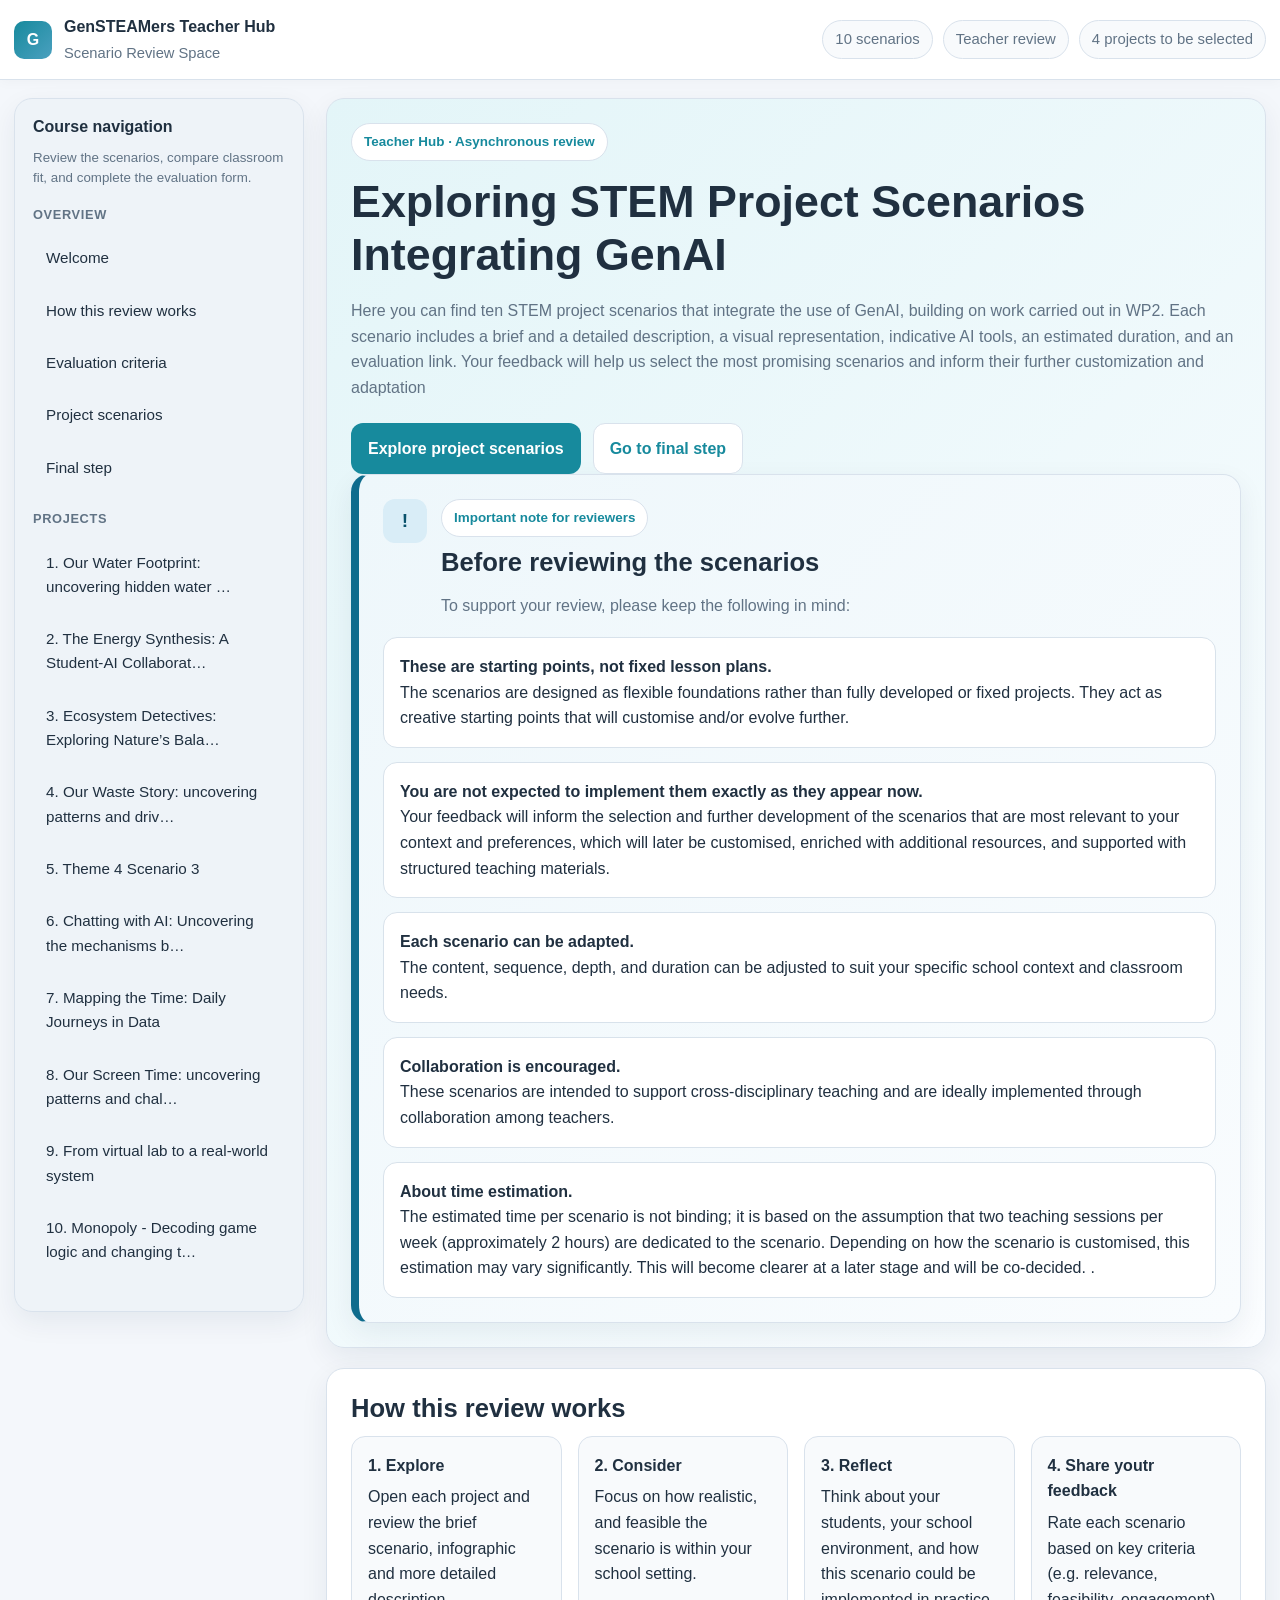
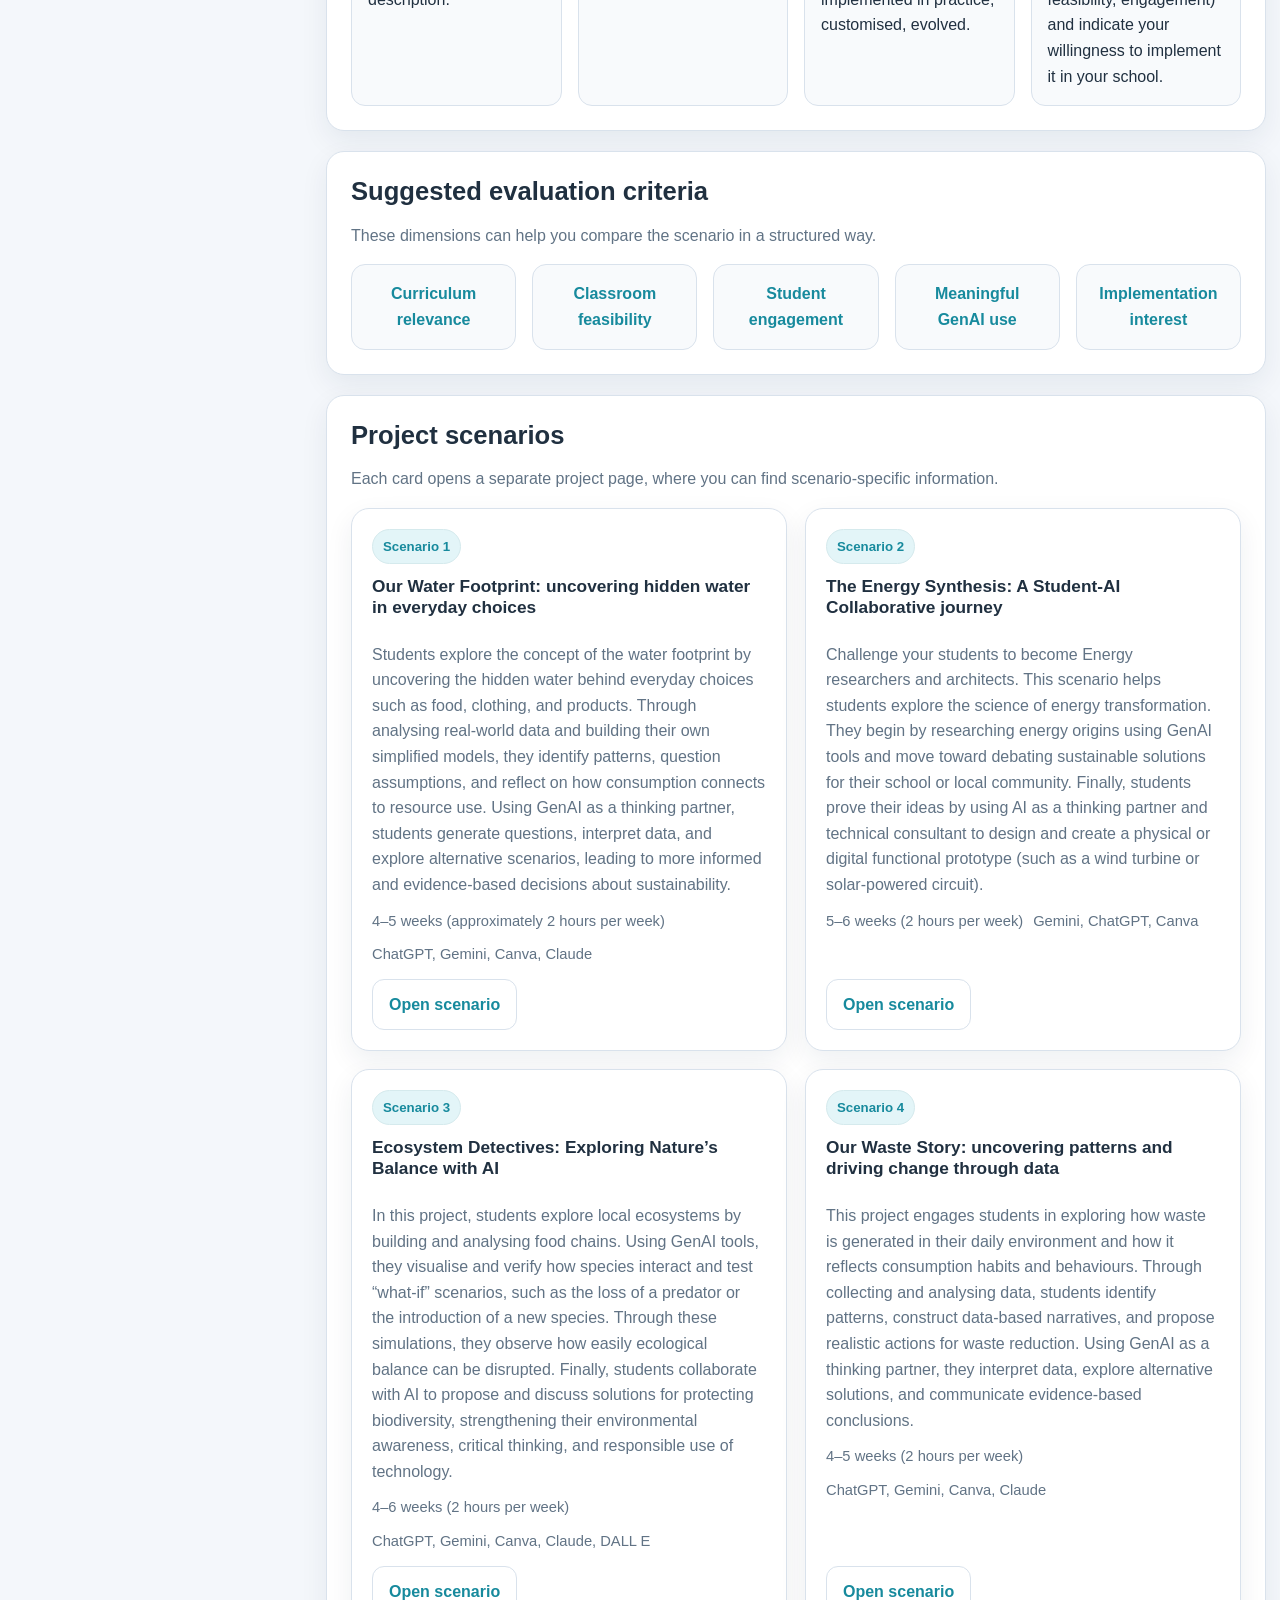
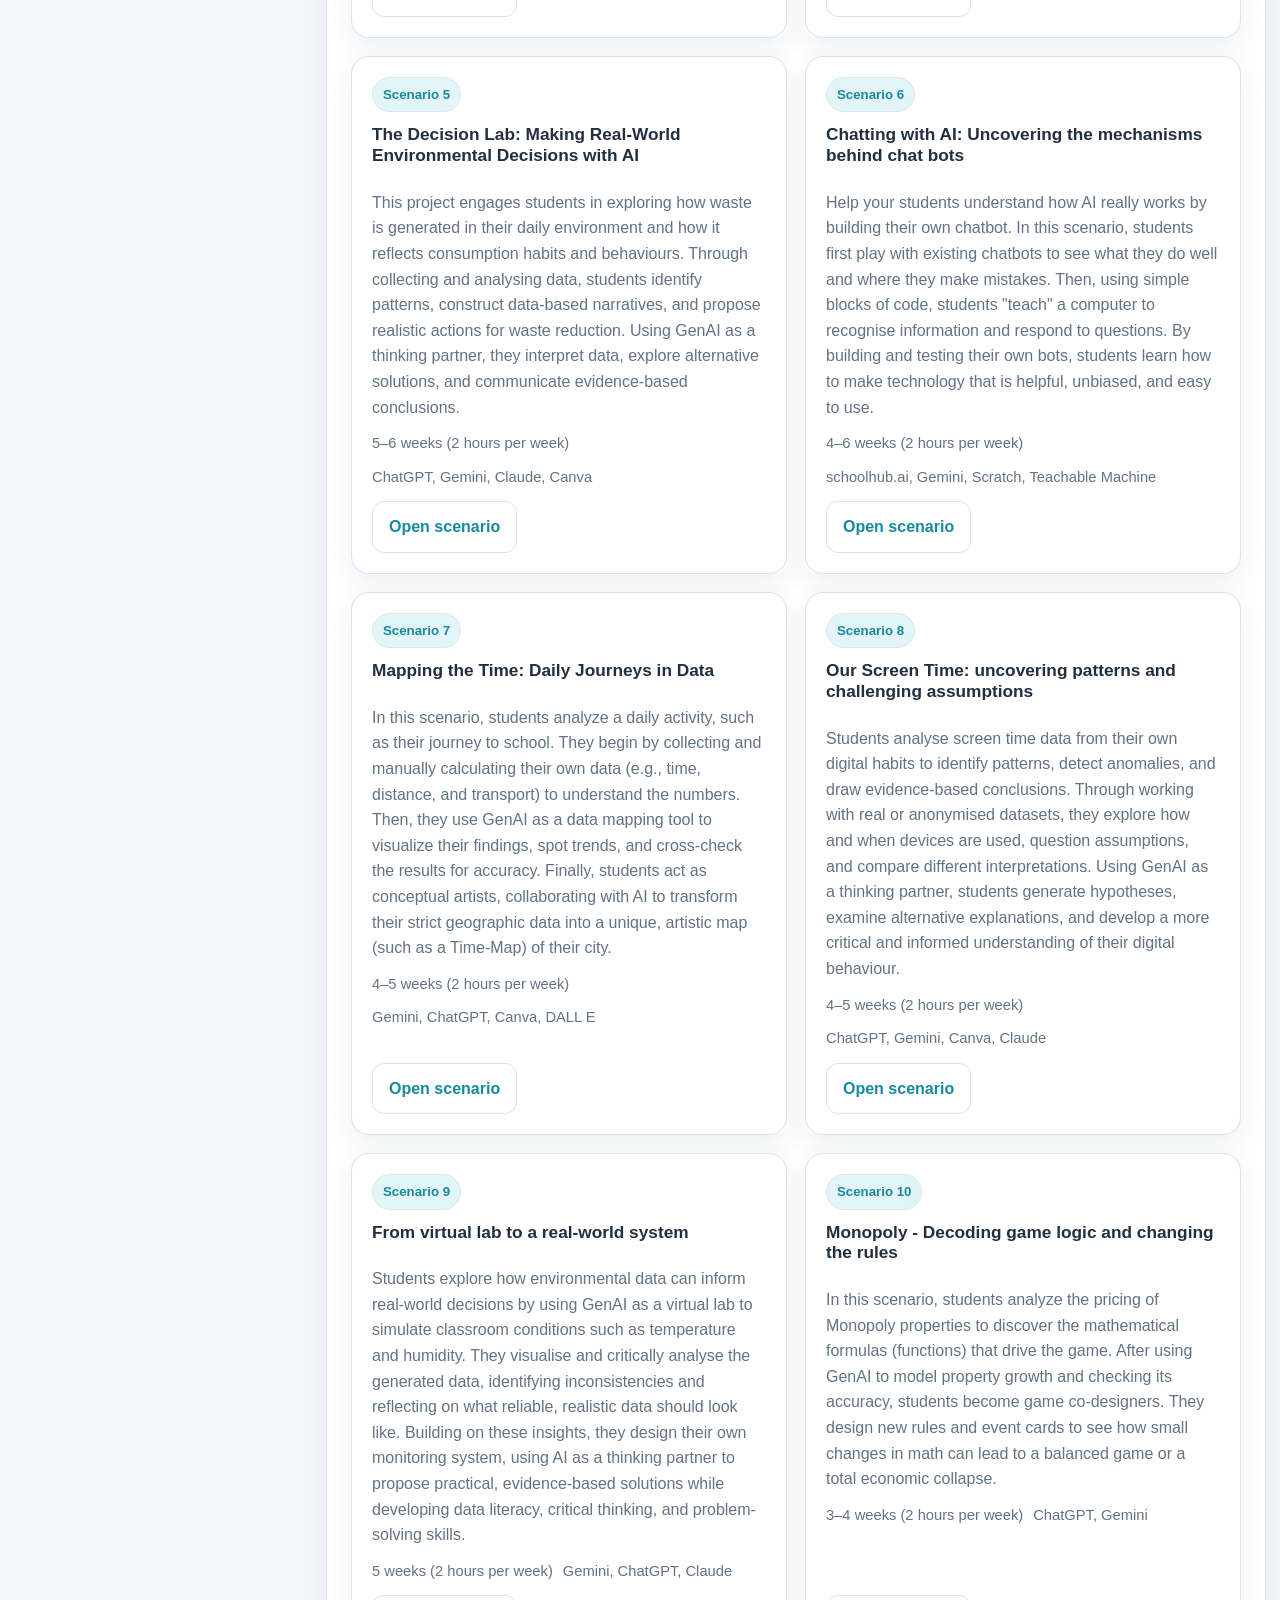
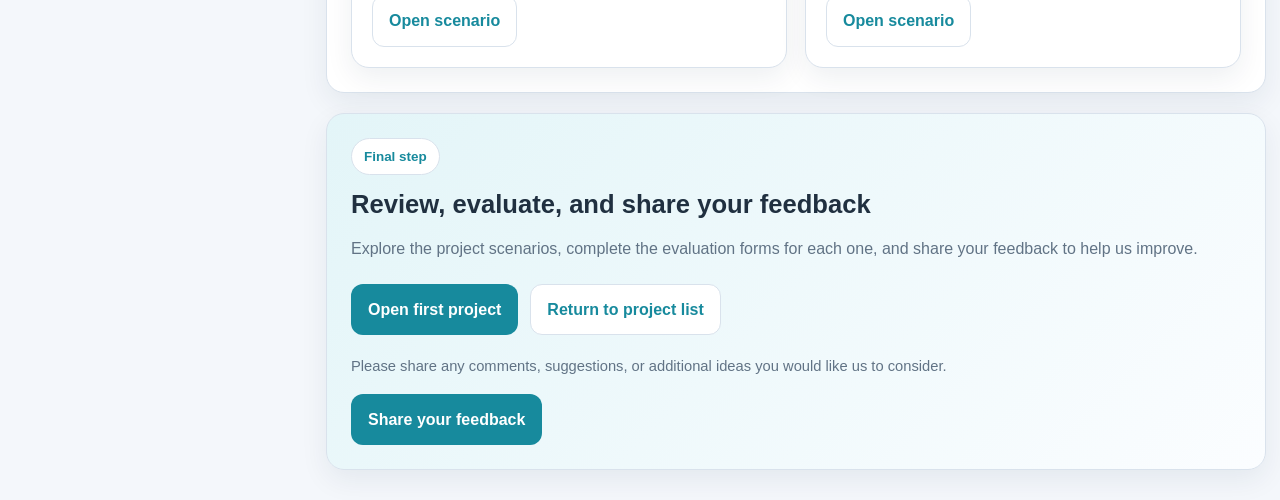
<file: index.html>
<!DOCTYPE html>
<html lang="en">
<head>
  <meta charset="UTF-8" />
  <meta name="viewport" content="width=device-width, initial-scale=1.0" />
  <title>GenSTEAMers Teacher Hub |  Scenario Review</title>
  <link rel="stylesheet" href="styles.css" />
</head>
<body class="aqua">
  <header class="topbar">
    <div class="topbar-inner">
      <div class="brand">
        <div class="brand-badge">G</div>
        <div>
          GenSTEAMers Teacher Hub<br>
          <span style="font-weight:400;color:var(--muted);font-size:0.92rem;"> Scenario Review Space</span>
        </div>
      </div>
      <div class="topbar-meta">
        <span class="pill">10 scenarios</span>
        <span class="pill">Teacher review</span>
        <span class="pill">4 projects to be selected</span>
      </div>
    </div>
  </header>

  <div class="layout">
    <aside class="sidebar">
      <div class="sidebar-group">
        <h3>Course navigation</h3>
        <small>Review the  scenarios, compare classroom fit, and complete the evaluation form.</small>
      </div>

      <div class="sidebar-group">
        <div class="sidebar-group-title">Overview</div>
        <a href="#welcome">Welcome</a>
        <a href="#instructions">How this review works</a>
        <a href="#criteria">Evaluation criteria</a>
        <a href="#projects">Project scenarios</a>
        <a href="#final-step">Final step</a>
      </div>

      <div class="sidebar-group">
        <div class="sidebar-group-title">Projects</div>
        <a href="project-1.html">1. Our Water Footprint: uncovering hidden water …</a><a href="project-2.html">2. The Energy Synthesis: A Student-AI Collaborat…</a><a href="project-3.html">3. Ecosystem Detectives: Exploring Nature’s Bala…</a><a href="project-4.html">4. Our Waste Story: uncovering patterns and driv…</a><a href="project-5.html">5. Theme 4 Scenario 3</a><a href="project-6.html">6. Chatting with AI: Uncovering the mechanisms b…</a><a href="project-7.html">7. Mapping the Time: Daily Journeys in Data</a><a href="project-8.html">8. Our Screen Time: uncovering patterns and chal…</a><a href="project-9.html">9. From virtual lab to a real-world system</a><a href="project-10.html">10. Monopoly - Decoding game logic and changing t…</a>
      </div>
    </aside>

    <main class="content">
      <section id="welcome" class="panel hero">
        <div class="eyebrow">Teacher Hub · Asynchronous review</div>
        <h1>Exploring STEM Project Scenarios Integrating GenAI</h1>
        <p class="lead">
Here you can find ten STEM project scenarios that integrate the use of GenAI, building on work carried out in WP2. Each scenario includes a brief and a detailed description, a visual representation, indicative AI tools, an estimated duration, and an evaluation link.

Your feedback will help us select the most promising scenarios and inform their further customization and adaptation
        </p>
        <div class="actions">
          <a class="btn btn-primary" href="#projects">Explore project scenarios</a>
          <a class="btn btn-secondary" href="#final-step">Go to final step</a>
        </div>

<section class="panel" style="border-left: 8px solid #0f6c8d; background: linear-gradient(135deg, #eef7fb 0%, #f9fcfe 100%);">
  <div style="display:flex; align-items:flex-start; gap:14px; flex-wrap:wrap;">
    <div style="min-width:44px; height:44px; border-radius:12px; background:#d9edf7; color:#0a526c; display:flex; align-items:center; justify-content:center; font-size:1.2rem; font-weight:700;">
      !
    </div>
    <div style="flex:1; min-width:260px;">
      <div class="eyebrow" style="margin-bottom:10px;">Important note for reviewers</div>
      <h2 style="margin-bottom:10px;">Before reviewing the scenarios</h2>
      <p class="muted" style="margin-bottom:0;">
        To support your review, please keep the following in mind:
      </p>
    </div>
  </div>

  <div style="margin-top:18px; display:grid; gap:14px;">
    <div style="background:white; padding:16px; border-radius:14px; border:1px solid #d8e2eb;">
      <strong>These are starting points, not fixed lesson plans.</strong><br>
The scenarios are designed as flexible foundations rather than fully developed or fixed projects. They act as creative starting points that will customise and/or evolve further.     </div>

    <div style="background:white; padding:16px; border-radius:14px; border:1px solid #d8e2eb;">
      <strong>You are not expected to implement them exactly as they appear now.</strong><br>
      Your feedback will inform the selection and further development of the scenarios that are most relevant to your context and preferences, which will later be customised, enriched with additional resources, and supported with structured teaching materials.   
    </div>

    <div style="background:white; padding:16px; border-radius:14px; border:1px solid #d8e2eb;">
      <strong>Each scenario can be adapted.</strong><br>
      The content, sequence, depth, and duration can be adjusted to suit your specific school context and classroom needs. 
    </div>

    <div style="background:white; padding:16px; border-radius:14px; border:1px solid #d8e2eb;">
      <strong>Collaboration is encouraged.</strong><br>
      These scenarios are intended to support cross-disciplinary teaching and are ideally implemented through collaboration among teachers.
    </div>

    <div style="background:white; padding:16px; border-radius:14px; border:1px solid #d8e2eb;">
      <strong>About time estimation.</strong><br>
      The estimated time per scenario is not binding; it is based on the assumption that two teaching sessions per week (approximately 2 hours) are dedicated to the scenario. Depending on how the scenario is customised, this estimation may vary significantly. This will become clearer at a later stage and will be co-decided.  .
    </div>
    
  </div>
</section>
        
      </section>

      <section id="instructions" class="panel">
        <h2>How this review works</h2>
        <div class="overview-grid">
          <div class="mini-card"><strong>1. Explore</strong><span>Open each project and review the brief scenario, infographic and more detailed description.</span></div>
          <div class="mini-card"><strong>2. Consider</strong><span>Focus on how realistic, and feasible the scenario is within your school setting.</span></div>
          <div class="mini-card"><strong>3. Reflect</strong><span>Think about your students, your school environment, and how this scenario could be implemented in practice, customised, evolved.</span></div>
          <div class="mini-card"><strong>4. Share youtr feedback</strong><span>Rate each scenario based on key criteria (e.g. relevance, feasibility, engagement) and indicate your willingness to implement it in your school.</span></div>
        </div>
      </section>

      <section id="criteria" class="panel">
        <h2>Suggested evaluation criteria</h2>
        <p class="muted">These dimensions can help you compare the scenario in a structured way.</p>
        <div class="criteria-grid">
          <div class="criteria-item">Curriculum relevance</div>
          <div class="criteria-item">Classroom feasibility</div>
          <div class="criteria-item">Student engagement</div>
          <div class="criteria-item">Meaningful GenAI use</div>
          <div class="criteria-item">Implementation interest</div>
        </div>
      </section>

      <section id="projects" class="panel">
        <h2>Project scenarios</h2>
        <p class="muted">Each card opens a separate project page, where you can find scenario-specific information.</p>
        <div class="projects-grid">
          
    <article class="project-card">
      <div class="tag-row">
        <span class="tag">Scenario 1</span>
      </div>
      <h3>Our Water Footprint: uncovering hidden water in everyday choices</h3>
      <p>Students explore the concept of the water footprint by uncovering the hidden water behind everyday choices such as food, clothing, and products. Through analysing real-world data and building their own simplified models, they identify patterns, question assumptions, and reflect on how consumption connects to resource use. Using GenAI as a thinking partner, students generate questions, interpret data, and explore alternative scenarios, leading to more informed and evidence-based decisions about sustainability.</p>
      <div class="project-meta">
        <span>4–5 weeks (approximately 2 hours per week)</span>
        <span>ChatGPT, Gemini, Canva, Claude</span>
      </div>
      <a class="btn btn-secondary" href="project-1.html">Open scenario</a>
    </article>
    
    <article class="project-card">
      <div class="tag-row">
        <span class="tag">Scenario 2</span>
        
      </div>
      <h3>The Energy Synthesis: A Student-AI Collaborative journey</h3>
      <p>Challenge your students to become Energy researchers and architects. This scenario helps students explore the science of energy transformation. They begin by researching energy origins using GenAI tools and move toward debating sustainable solutions for their school or local community. Finally, students prove their ideas by using AI as a thinking partner and technical consultant to design and create a physical or digital functional prototype (such as a wind turbine or solar-powered circuit).</p>
      <div class="project-meta">
        <span>5–6 weeks (2 hours per week)</span>
        <span>Gemini, ChatGPT, Canva</span>
      </div>
      <a class="btn btn-secondary" href="project-2.html">Open scenario</a>
    </article>
    
    <article class="project-card">
      <div class="tag-row">
        <span class="tag">Scenario 3</span>
              </div>
      <h3>Ecosystem Detectives: Exploring Nature’s Balance with AI</h3>
      <p>In this project, students explore local ecosystems by building and analysing food chains. Using GenAI tools, they visualise and verify how species interact and test “what-if” scenarios, such as the loss of a predator or the introduction of a new species. Through these simulations, they observe how easily ecological balance can be disrupted. Finally, students collaborate with AI to propose and discuss solutions for protecting biodiversity, strengthening their environmental awareness, critical thinking, and responsible use of technology.</p>
      <div class="project-meta">
        <span>4–6 weeks (2 hours per week)</span>
        <span>ChatGPT, Gemini, Canva, Claude, DALL E</span>
      </div>
      <a class="btn btn-secondary" href="project-3.html">Open scenario</a>
    </article>
    
    <article class="project-card">
      <div class="tag-row">
        <span class="tag">Scenario 4</span>
       
      </div>
      <h3>Our Waste Story: uncovering patterns and driving change through data</h3>
      <p>This project engages students in exploring how waste is generated in their daily environment and how it reflects consumption habits and behaviours. Through collecting and analysing data, students identify patterns, construct data-based narratives, and propose realistic actions for waste reduction. Using GenAI as a thinking partner, they interpret data, explore alternative solutions, and communicate evidence-based conclusions.</p>
      <div class="project-meta">
        <span>4–5 weeks (2 hours per week)</span>
        <span>ChatGPT, Gemini, Canva, Claude</span>
      </div>
      <a class="btn btn-secondary" href="project-4.html">Open scenario</a>
    </article>
    
    <article class="project-card">
      <div class="tag-row">
        <span class="tag">Scenario 5</span>
        
      </div>
      <h3>The Decision Lab: Making Real-World Environmental Decisions with AI</h3>
      <p>This project engages students in exploring how waste is generated in their daily environment and how it reflects consumption habits and behaviours. Through collecting and analysing data, students identify patterns, construct data-based narratives, and propose realistic actions for waste reduction. Using GenAI as a thinking partner, they interpret data, explore alternative solutions, and communicate evidence-based conclusions.</p>
      <div class="project-meta">
        <span>5–6 weeks (2 hours per week)</span>
        <span>ChatGPT, Gemini, Claude, Canva</span>
      </div>
      <a class="btn btn-secondary" href="project-5.html">Open scenario</a>
    </article>
    
    <article class="project-card">
      <div class="tag-row">
        <span class="tag">Scenario 6</span>
        
      </div>
      <h3>Chatting with AI: Uncovering the mechanisms behind chat bots</h3>
      <p>Help your students understand how AI really works by building their own chatbot. In this scenario, students first play with existing chatbots to see what they do well and where they make mistakes. Then, using simple blocks of code, students &quot;teach&quot; a computer to recognise information and respond to questions. By building and testing their own bots, students learn how to make technology that is helpful, unbiased, and easy to use.</p>
      <div class="project-meta">
        <span>4–6 weeks (2 hours per week)</span>
        <span>schoolhub.ai, Gemini, Scratch, Teachable Machine</span>
      </div>
      <a class="btn btn-secondary" href="project-6.html">Open scenario</a>
    </article>
    
    <article class="project-card">
      <div class="tag-row">
        <span class="tag">Scenario 7</span>
        
      </div>
      <h3>Mapping the Time: Daily Journeys in Data</h3>
      <p>In this scenario, students analyze a daily activity, such as their journey to school. They begin by collecting and manually calculating their own data (e.g., time, distance, and transport) to understand the numbers. Then, they use GenAI as a data mapping tool to visualize their findings, spot trends, and cross-check the results for accuracy. Finally, students act as conceptual artists, collaborating with AI to transform their strict geographic data into a unique, artistic map (such as a Time-Map) of their city.</p>
      <div class="project-meta">
        <span>4–5 weeks (2 hours per week)</span>
        <span>Gemini, ChatGPT, Canva, DALL E</span>
      </div>
      <a class="btn btn-secondary" href="project-7.html">Open scenario</a>
    </article>
    
    <article class="project-card">
      <div class="tag-row">
        <span class="tag">Scenario 8</span>
        
      </div>
      <h3>Our Screen Time: uncovering patterns and challenging assumptions</h3>
      <p>Students analyse screen time data from their own digital habits to identify patterns, detect anomalies, and draw evidence-based conclusions. Through working with real or anonymised datasets, they explore how and when devices are used, question assumptions, and compare different interpretations. Using GenAI as a thinking partner, students generate hypotheses, examine alternative explanations, and develop a more critical and informed understanding of their digital behaviour.</p>
      <div class="project-meta">
        <span>4–5 weeks (2 hours per week)</span>
        <span>ChatGPT, Gemini, Canva, Claude</span>
      </div>
      <a class="btn btn-secondary" href="project-8.html">Open scenario</a>
    </article>
    
    <article class="project-card">
      <div class="tag-row">
        <span class="tag">Scenario 9</span>
       
      </div>
      <h3>From virtual lab to a real-world system</h3>
      <p>Students explore how environmental data can inform real-world decisions by using GenAI as a virtual lab to simulate classroom conditions such as temperature and humidity. They visualise and critically analyse the generated data, identifying inconsistencies and reflecting on what reliable, realistic data should look like. Building on these insights, they design their own monitoring system, using AI as a thinking partner to propose practical, evidence-based solutions while developing data literacy, critical thinking, and problem-solving skills.</p>
      <div class="project-meta">
        <span>5 weeks (2 hours per week)</span>
        <span>Gemini, ChatGPT, Claude</span>
      </div>
      <a class="btn btn-secondary" href="project-9.html">Open scenario</a>
    </article>
    
    <article class="project-card">
      <div class="tag-row">
        <span class="tag">Scenario 10</span>
        
      </div>
      <h3>Monopoly - Decoding game logic and changing the rules</h3>
      <p>In this scenario, students analyze the pricing of Monopoly properties to discover the mathematical formulas (functions) that drive the game. After using GenAI to model property growth and checking its accuracy, students become game co-designers. They design new rules and event cards to see how small changes in math can lead to a balanced game or a total economic collapse.</p>
      <div class="project-meta">
        <span>3–4 weeks (2 hours per week)</span>
        <span>ChatGPT, Gemini</span>
      </div>
      <a class="btn btn-secondary" href="project-10.html">Open scenario</a>
    </article>
    
        </div>
      </section>

<section id="final-step" class="panel hero">
  <div class="eyebrow">Final step</div>

  <h2>Review, evaluate, and share your feedback</h2>

  <p class="lead">
    Explore the project scenarios, complete the evaluation forms for each one, and share your feedback to help us improve.
  </p>

  <div class="actions">
    <a class="btn btn-primary" href="project-1.html">Open first project</a>
    <a class="btn btn-secondary" href="#projects">Return to project list</a>
  </div>

  <div style="margin-top:20px;">
    <p class="note">
      Please share any comments, suggestions, or additional ideas you would like us to consider.
    </p>

    <a class="btn btn-primary" href="https://forms.gle/ajoVwWpsBR9KR7eD9" target="_blank">
      Share your feedback
    </a>
  </div>
</section>
    </main>
  </div>
</body>
</html>
</file>
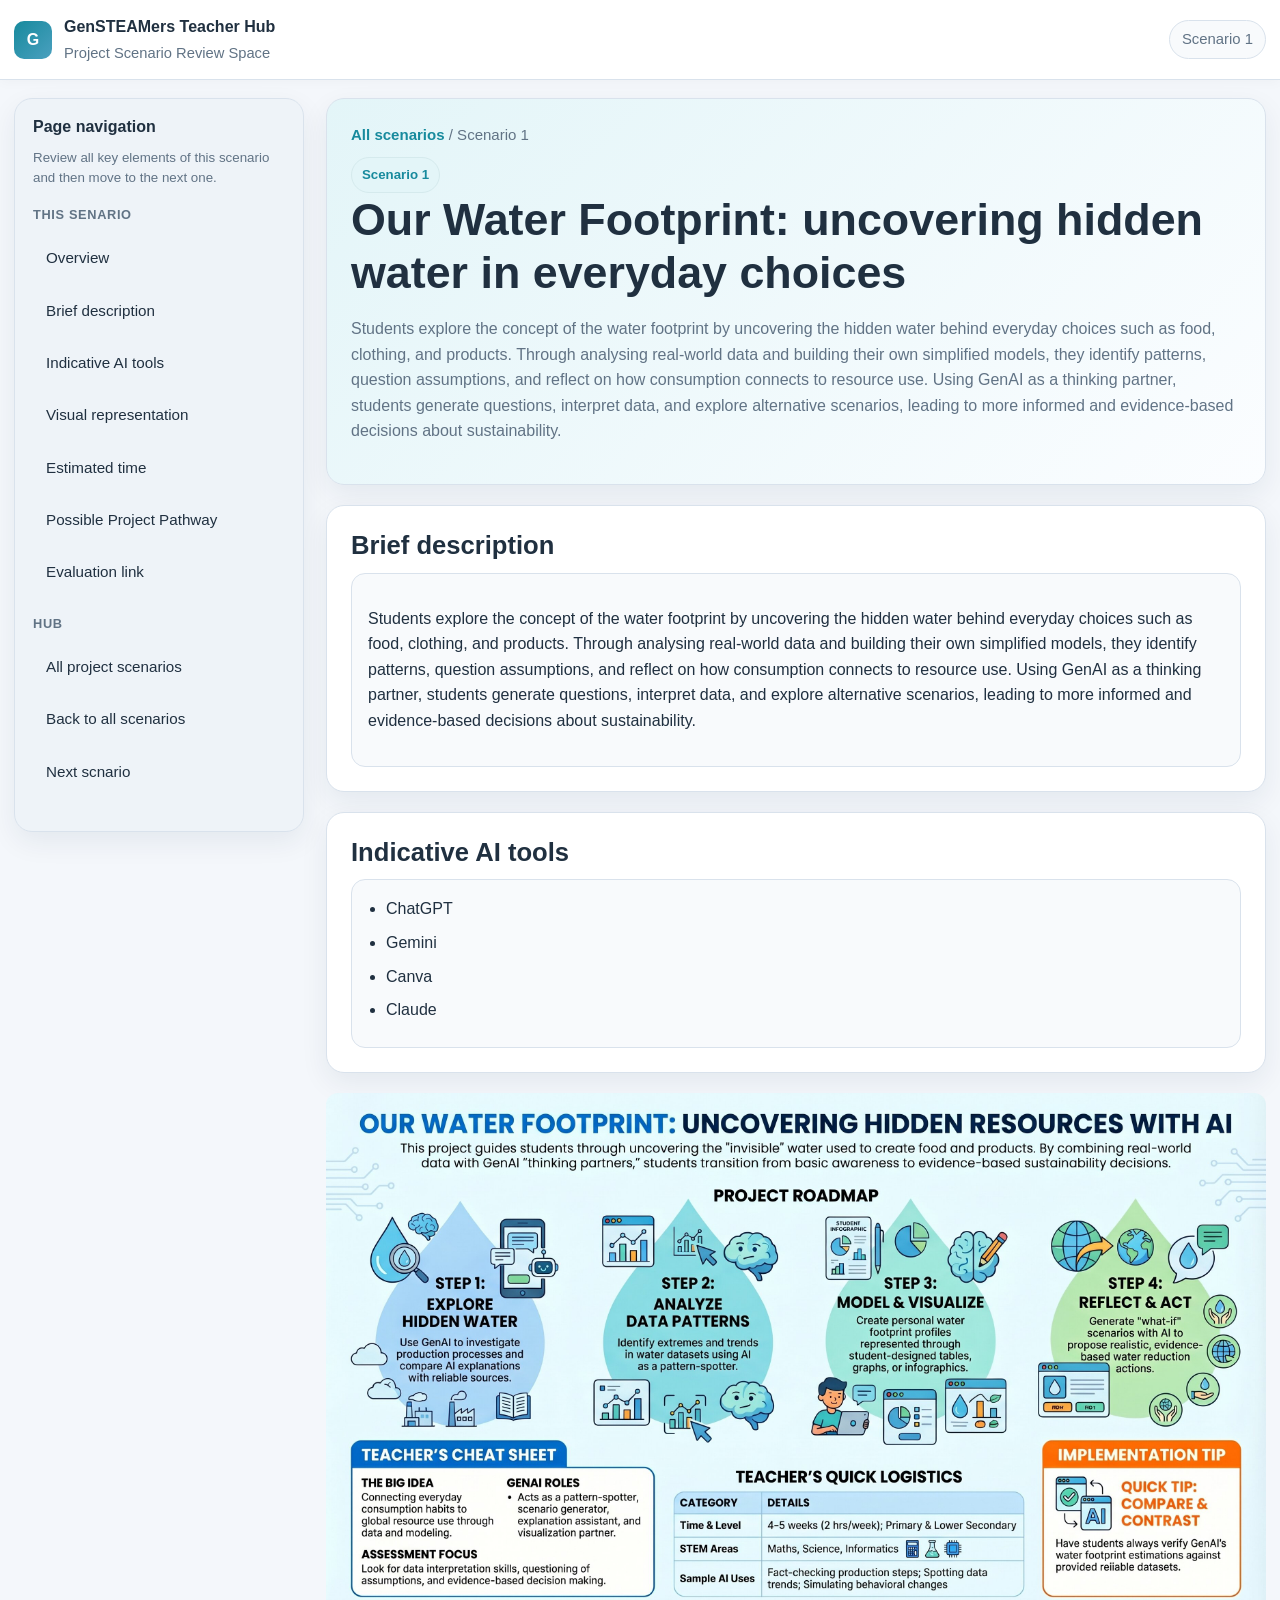
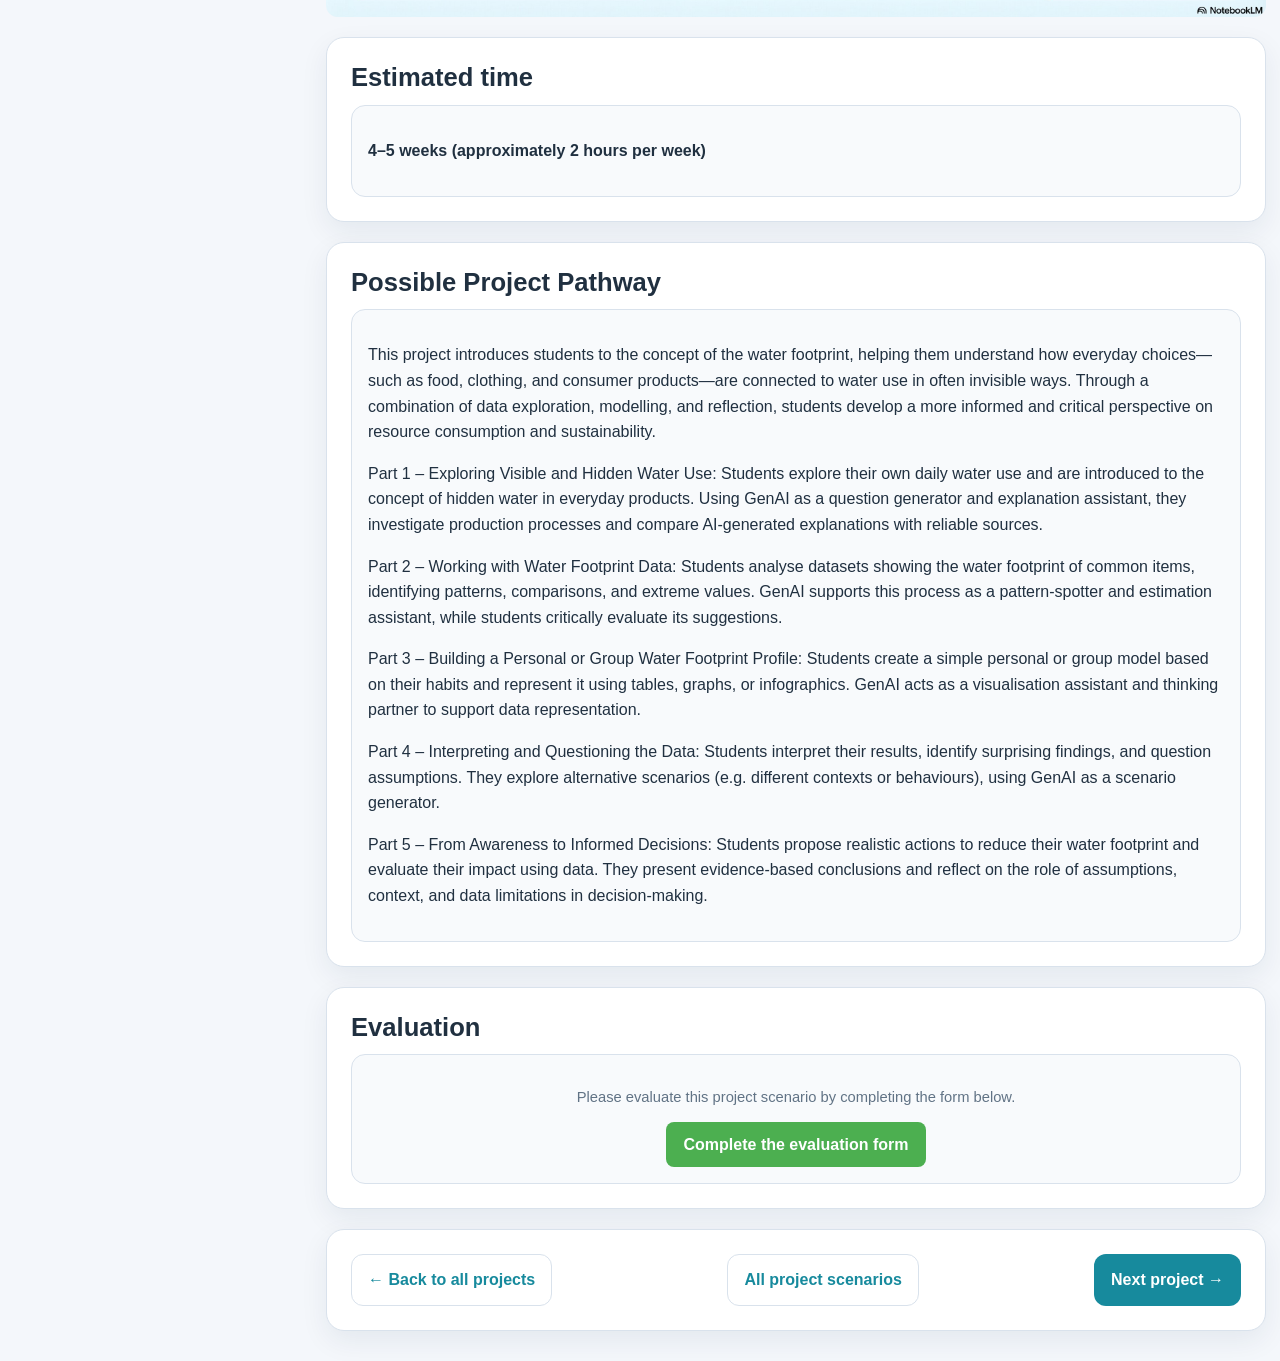
<file: project-1.html>
<!DOCTYPE html>
<html lang="en">
<head>
  <meta charset="UTF-8" />
  <meta name="viewport" content="width=device-width, initial-scale=1.0" />
  <title>Our Water Footprint: uncovering hidden water in everyday choices | GenSTEAMers Teacher Hub</title>
  <link rel="stylesheet" href="styles.css" />
</head>
<body class="aqua">
  <header class="topbar">
    <div class="topbar-inner">
      <div class="brand">
        <div class="brand-badge">G</div>
        <div>
          GenSTEAMers Teacher Hub<br>
          <span style="font-weight:400;color:var(--muted);font-size:0.92rem;">Project Scenario Review Space</span>
        </div>
      </div>
      <div class="topbar-meta">
        <span class="pill">Scenario 1</span>
        
      </div>
    </div>
  </header>

  <div class="layout">
    <aside class="sidebar">
      <div class="sidebar-group">
        <h3>Page navigation</h3>
        <small>Review all key elements of this scenario and then move to the next one.</small>
      </div>

      <div class="sidebar-group">
        <div class="sidebar-group-title">This senario</div>
        <a href="#overview">Overview</a>
        <a href="#brief">Brief description </a>
        <a href="#tools">Indicative AI tools</a>
        <a href="#visual">Visual representation</a>
        <a href="#time">Estimated time</a>
        <a href="#full">Possible Project Pathway </a>
        <a href="#evaluation">Evaluation link</a>
      </div>

      <div class="sidebar-group">
        <div class="sidebar-group-title">Hub</div>
        <a href="index.html">All project scenarios</a>
        <a href="index.html">Back to all scenarios</a>
        <a href="project-2.html">Next scnario</a>
      </div>
    </aside>

    <main class="content">
      <section id="overview" class="panel hero">
        <div class="crumbs"><a href="index.html">All scenarios</a> / Scenario 1</div>
        <div class="tag-row">
  
          <span class="tag"> Scenario 1</span>
        </div>
        <h1>Our Water Footprint: uncovering hidden water in everyday choices</h1>
        <p class="lead">Students explore the concept of the water footprint by uncovering the hidden water behind everyday choices such as food, clothing, and products. Through analysing real-world data and building their own simplified models, they identify patterns, question assumptions, and reflect on how consumption connects to resource use. Using GenAI as a thinking partner, students generate questions, interpret data, and explore alternative scenarios, leading to more informed and evidence-based decisions about sustainability.</p>
      </section>

      <section id="brief" class="panel">
        <h2>Brief description</h2>
        <div class="info-box">
          <p>Students explore the concept of the water footprint by uncovering the hidden water behind everyday choices such as food, clothing, and products. Through analysing real-world data and building their own simplified models, they identify patterns, question assumptions, and reflect on how consumption connects to resource use. Using GenAI as a thinking partner, students generate questions, interpret data, and explore alternative scenarios, leading to more informed and evidence-based decisions about sustainability.</p>
        </div>
      </section>

      <section id="tools" class="panel">
        <h2>Indicative AI tools</h2>
        <div class="info-box">
          <ul class="list">
            <li>ChatGPT</li>
<li>Gemini</li>
<li>Canva</li>
<li>Claude</li>
          </ul>
        </div>
      </section>

      <div class="image-container">
<a href="assets/images/project-1.jpg" target="_blank">
  <img src="assets/images/project-1.jpg" 
       alt="Project 1 visual" 
       style="max-width:1000px; width:100%; display:block; margin:0 auto; border-radius:12px;">
</a></div>


      <section id="time" class="panel">
        <h2>Estimated time</h2>
        <div class="info-box">
          <p><strong>4–5 weeks (approximately 2 hours per week)</strong></p>
        </div>
      </section>

      <section id="full" class="panel">
        <h2>Possible Project Pathway </h2>
        <div class="info-box Possible Project Pathway">
          <p>This project introduces students to the concept of the water footprint, helping them understand how everyday choices—such as food, clothing, and consumer products—are connected to water use in often invisible ways. Through a combination of data exploration, modelling, and reflection, students develop a more informed and critical perspective on resource consumption and sustainability.</p>
<p>Part 1 – Exploring Visible and Hidden Water Use: Students explore their own daily water use and are introduced to the concept of hidden water in everyday products. Using GenAI as a question generator and explanation assistant, they investigate production processes and compare AI-generated explanations with reliable sources.</p>
<p>Part 2 – Working with Water Footprint Data: Students analyse datasets showing the water footprint of common items, identifying patterns, comparisons, and extreme values. GenAI supports this process as a pattern-spotter and estimation assistant, while students critically evaluate its suggestions.</p>
<p>Part 3 – Building a Personal or Group Water Footprint Profile: Students create a simple personal or group model based on their habits and represent it using tables, graphs, or infographics. GenAI acts as a visualisation assistant and thinking partner to support data representation.</p>
<p>Part 4 – Interpreting and Questioning the Data: Students interpret their results, identify surprising findings, and question assumptions. They explore alternative scenarios (e.g. different contexts or behaviours), using GenAI as a scenario generator.</p>
<p>Part 5 – From Awareness to Informed Decisions: Students propose realistic actions to reduce their water footprint and evaluate their impact using data. They present evidence-based conclusions and reflect on the role of assumptions, context, and data limitations in decision-making.</p>
        </div>
      </section>

    <section id="evaluation" class="panel">
  <h2>Evaluation</h2>

  <div class="eval-box">
    <div class="info-box" style="flex:1 1 320px; text-align:center;">

      <p class="note" style="margin-bottom:12px;">
        Please evaluate this project scenario by completing the form below.
      </p>

      <a href="https://forms.gle/PwMQTVANXTBvhzWJ6" target="_blank" class="evaluation-button"
         style="display:inline-block; padding:10px 18px; background:#4CAF50; color:#fff; text-decoration:none; border-radius:8px; font-weight:600;">
        Complete the evaluation form
      </a>

    </div>
  </div>
</section>

      <section class="panel">
        <div class="back-nav">
          <a class="btn btn-secondary" href="index.html">← Back to all projects</a>
          <a class="btn btn-secondary" href="index.html">All project scenarios</a>
          <a class="btn btn-primary" href="project-2.html">Next project →</a>
        </div>
      </section>
    </main>
  </div>
</body>
</html>
</file>
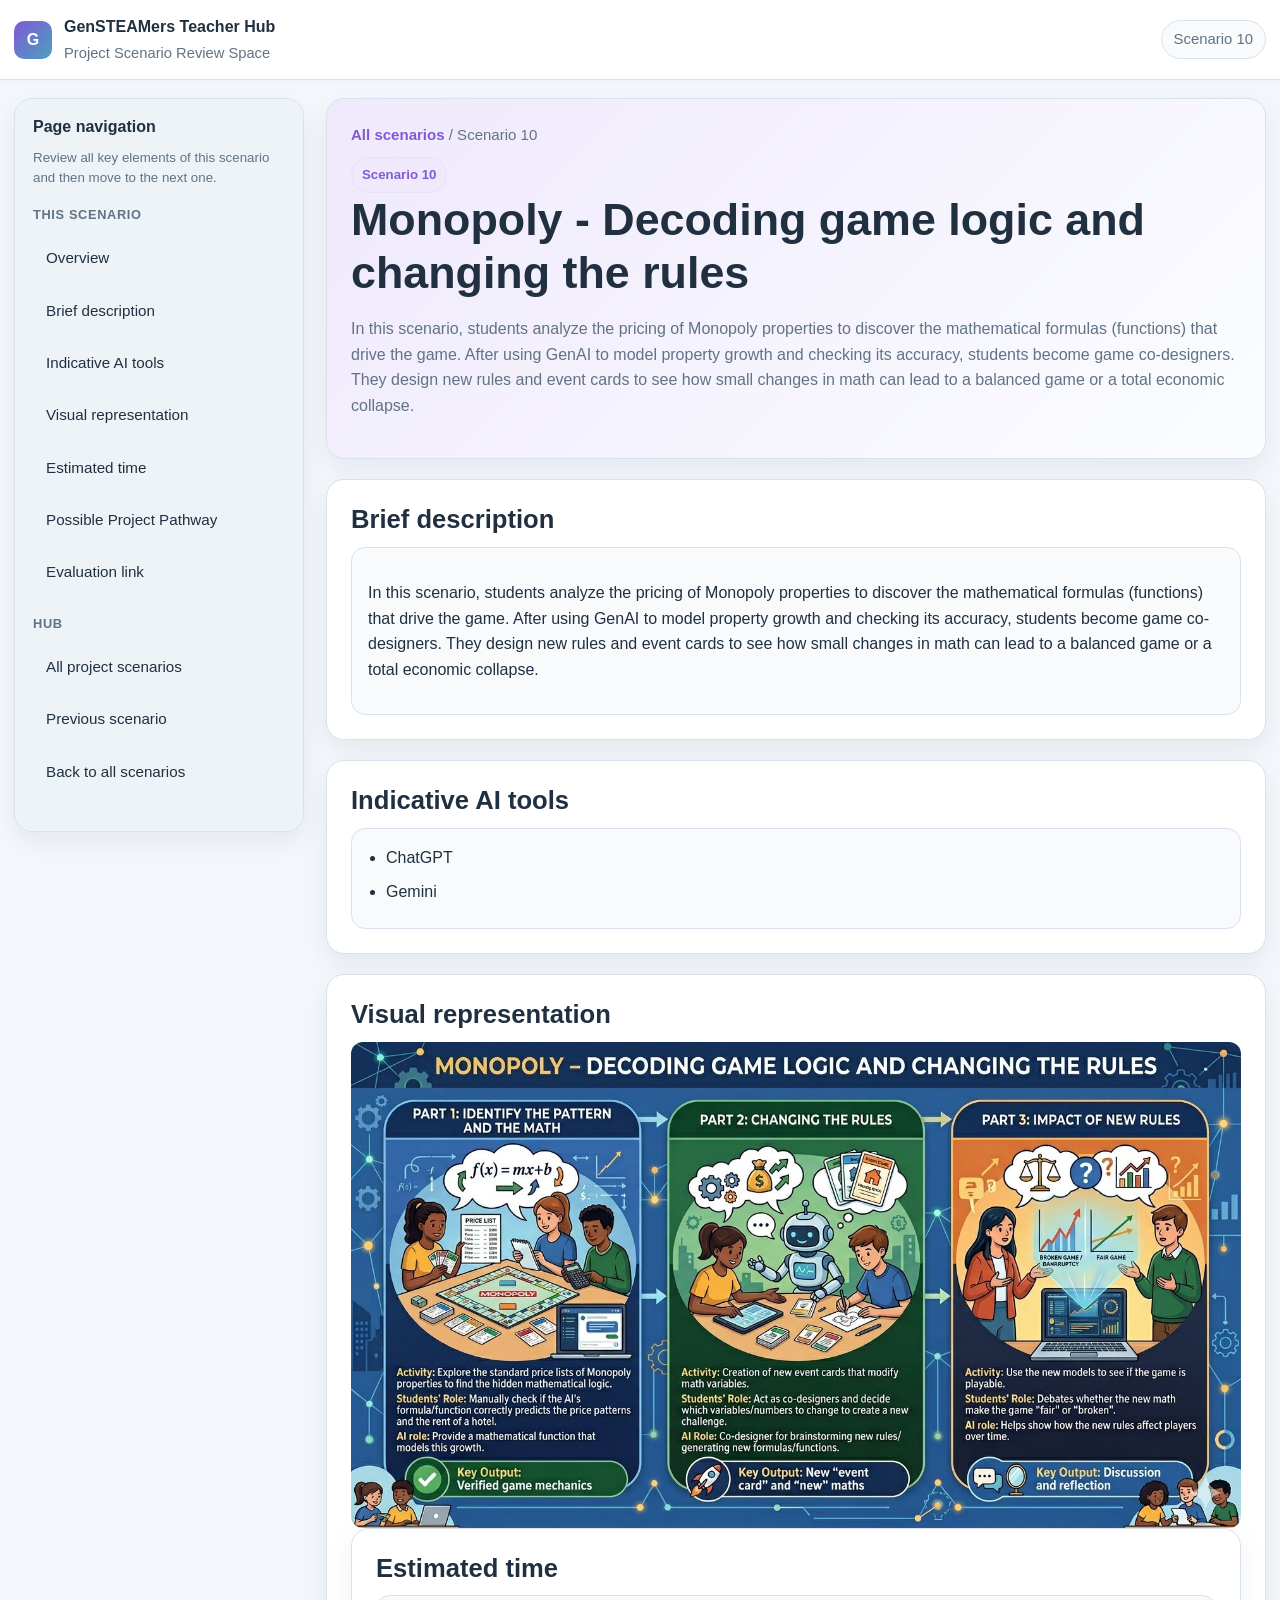
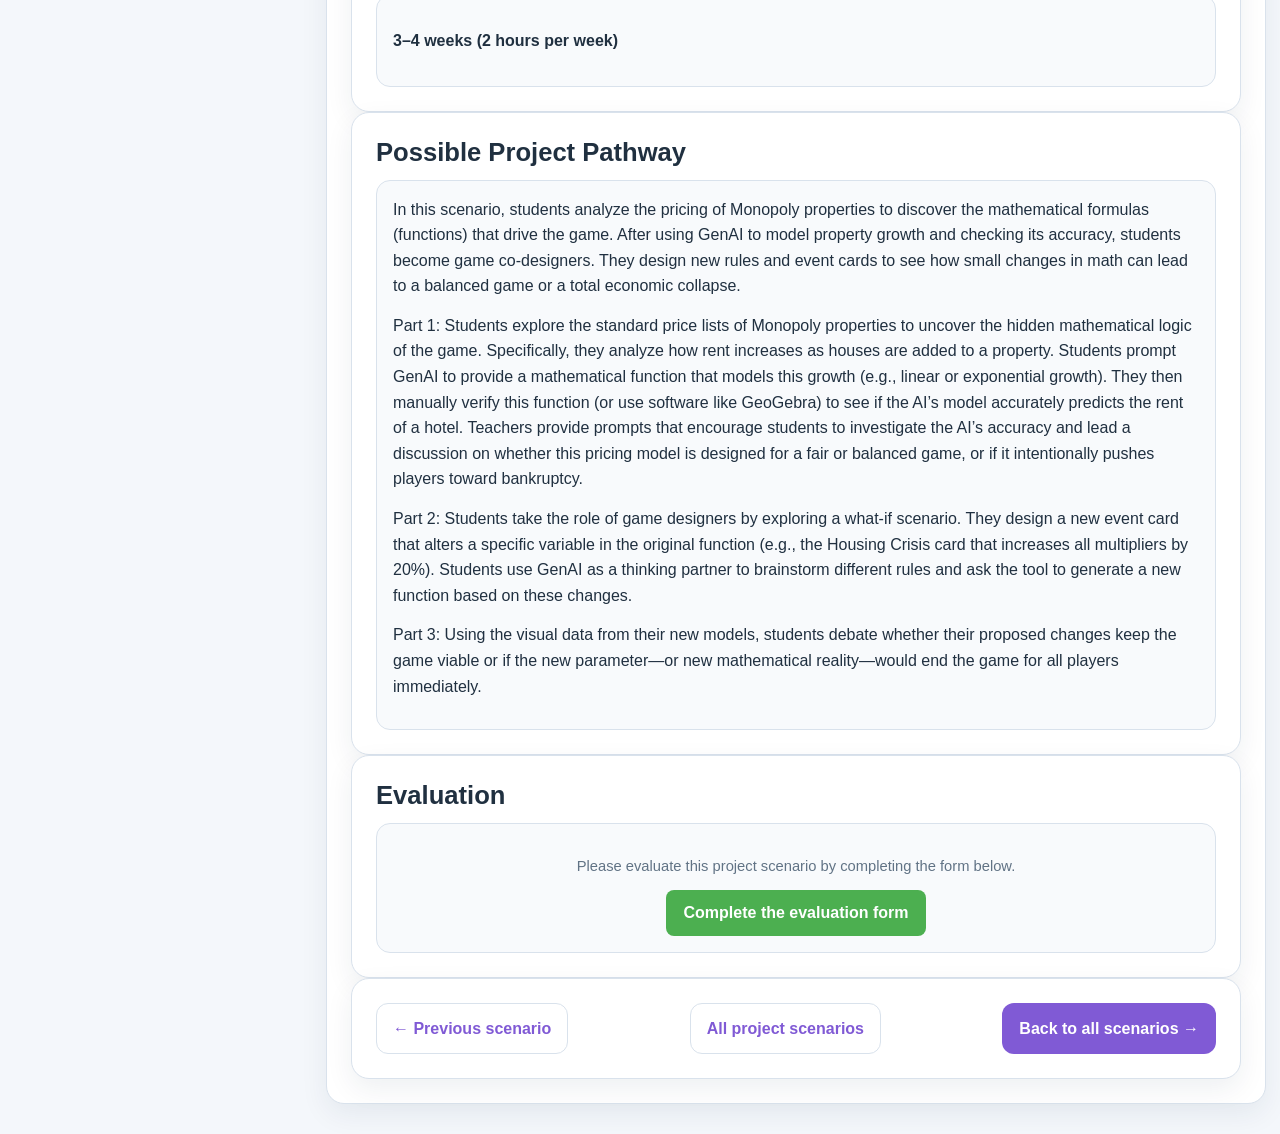
<file: project-10.html>
<!DOCTYPE html>
<html lang="en">
<head>
  <meta charset="UTF-8" />
  <meta name="viewport" content="width=device-width, initial-scale=1.0" />
  <title>Monopoly - Decoding game logic and changing the rules | GenSTEAMers Teacher Hub</title>
  <link rel="stylesheet" href="styles.css" />
</head>
<body class="purple">
  <header class="topbar">
    <div class="topbar-inner">
      <div class="brand">
        <div class="brand-badge">G</div>
        <div>
          GenSTEAMers Teacher Hub<br>
          <span style="font-weight:400;color:var(--muted);font-size:0.92rem;">Project Scenario Review Space</span>
        </div>
      </div>
      <div class="topbar-meta">
        <span class="pill">Scenario 10</span>
        
      </div>
    </div>
  </header>

  <div class="layout">
    <aside class="sidebar">
      <div class="sidebar-group">
        <h3>Page navigation</h3>
        <small>Review all key elements of this scenario and then move to the next one.</small>
      </div>

      <div class="sidebar-group">
        <div class="sidebar-group-title">This scenario</div>
        <a href="#overview">Overview</a>
        <a href="#brief">Brief description</a>
        <a href="#tools">Indicative AI tools</a>
        <a href="#visual">Visual representation</a>
        <a href="#time">Estimated time</a>
        <a href="#full">Possible Project Pathway</a>
        <a href="#evaluation">Evaluation link</a>
      </div>

      <div class="sidebar-group">
        <div class="sidebar-group-title">Hub</div>
        <a href="index.html">All project scenarios</a>
        <a href="project-9.html">Previous scenario</a>
        <a href="index.html">Back to all scenarios</a>
      </div>
    </aside>

    <main class="content">
      <section id="overview" class="panel hero">
        <div class="crumbs"><a href="index.html">All scenarios</a> / Scenario 10</div>
        <div class="tag-row">
          <span class="tag">Scenario 10</span>
          
        </div>
        <h1>Monopoly - Decoding game logic and changing the rules</h1>
        <p class="lead">In this scenario, students analyze the pricing of Monopoly properties to discover the mathematical formulas (functions) that drive the game. After using GenAI to model property growth and checking its accuracy, students become game co-designers. They design new rules and event cards to see how small changes in math can lead to a balanced game or a total economic collapse.</p>
      </section>

      <section id="brief" class="panel">
        <h2>Brief description</h2>
        <div class="info-box">
          <p>In this scenario, students analyze the pricing of Monopoly properties to discover the mathematical formulas (functions) that drive the game. After using GenAI to model property growth and checking its accuracy, students become game co-designers. They design new rules and event cards to see how small changes in math can lead to a balanced game or a total economic collapse.</p>
        </div>
      </section>

      <section id="tools" class="panel">
        <h2>Indicative AI tools</h2>
        <div class="info-box">
          <ul class="list">
            <li>ChatGPT</li>
<li>Gemini</li>
          </ul>
        </div>
      </section>

      <section id="visual" class="panel">
        <h2>Visual representation</h2>
        
    <div class="image-container">
<a href="assets/images/project-10.jpg" target="_blank">
  <img src="assets/images/project-10.jpg" 
       alt="Project 10 visual" 
       style="max-width:1000px; width:100%; display:block; margin:0 auto; border-radius:12px;">
</a></div>


      <section id="time" class="panel">
        <h2>Estimated time</h2>
        <div class="info-box">
          <p><strong>3–4 weeks (2 hours per week)</strong></p>
        </div>
      </section>

      <section id="full" class="panel">
        <h2>Possible Project Pathway </h2>
        <div class="info-box full-description">
          <p>In this scenario, students analyze the pricing of Monopoly properties to discover the mathematical formulas (functions) that drive the game. After using GenAI to model property growth and checking its accuracy, students become game co-designers. They design new rules and event cards to see how small changes in math can lead to a balanced game or a total economic collapse.</p>
<p>Part 1: Students explore the standard price lists of Monopoly properties to uncover the hidden mathematical logic of the game. Specifically, they analyze how rent increases as houses are added to a property. Students prompt GenAI to provide a mathematical function that models this growth (e.g., linear or exponential growth). They then manually verify this function (or use software like GeoGebra) to see if the AI’s model accurately predicts the rent of a hotel. Teachers provide prompts that encourage students to investigate the AI’s accuracy and lead a discussion on whether this pricing model is designed for a fair or balanced game, or if it intentionally pushes players toward bankruptcy.</p>
<p>Part 2: Students take the role of game designers by exploring a what-if scenario. They design a new event card that alters a specific variable in the original function (e.g., the Housing Crisis card that increases all multipliers by 20%). Students use GenAI as a thinking partner to brainstorm different rules and ask the tool to generate a new function based on these changes.</p>
<p>Part 3: Using the visual data from their new models, students debate whether their proposed changes keep the game viable or if the new parameter—or new mathematical reality—would end the game for all players immediately.</p>
        </div>
      </section>

<section id="evaluation" class="panel">
  <h2>Evaluation</h2>

  <div class="eval-box">
    <div class="info-box" style="flex:1 1 320px; text-align:center;">

      <p class="note" style="margin-bottom:12px;">
        Please evaluate this project scenario by completing the form below.
      </p>

      <a href="https://forms.gle/x3StccVr3nGgrg2M9" target="_blank" class="evaluation-button"
         style="display:inline-block; padding:10px 18px; background:#4CAF50; color:#fff; text-decoration:none; border-radius:8px; font-weight:600;">
        Complete the evaluation form
      </a>

    </div>
  </div>
</section>

      <section class="panel">
        <div class="back-nav">
          <a class="btn btn-secondary" href="project-9.html">← Previous scenario</a>
          <a class="btn btn-secondary" href="index.html">All project scenarios</a>
          <a class="btn btn-primary" href="index.html">Back to all scenarios →</a>
        </div>
      </section>
    </main>
  </div>
</body>
</html>
</file>
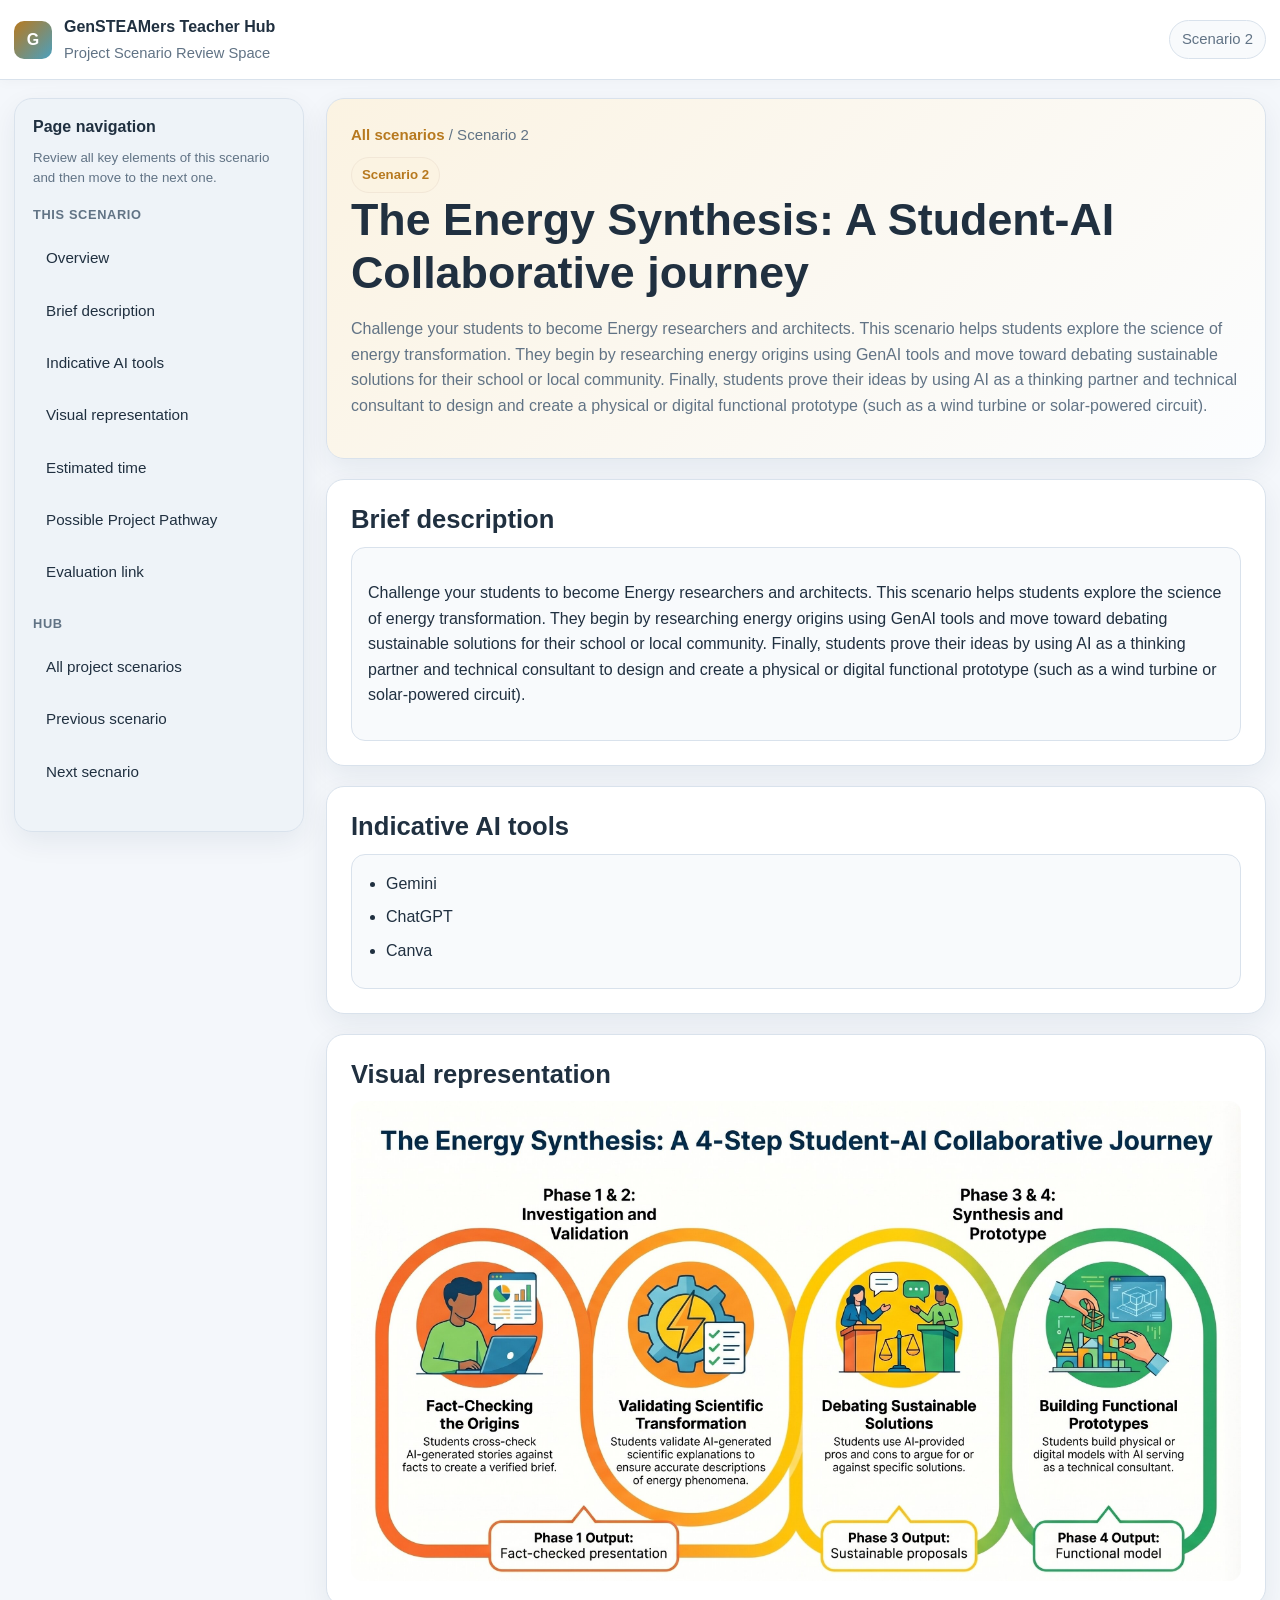
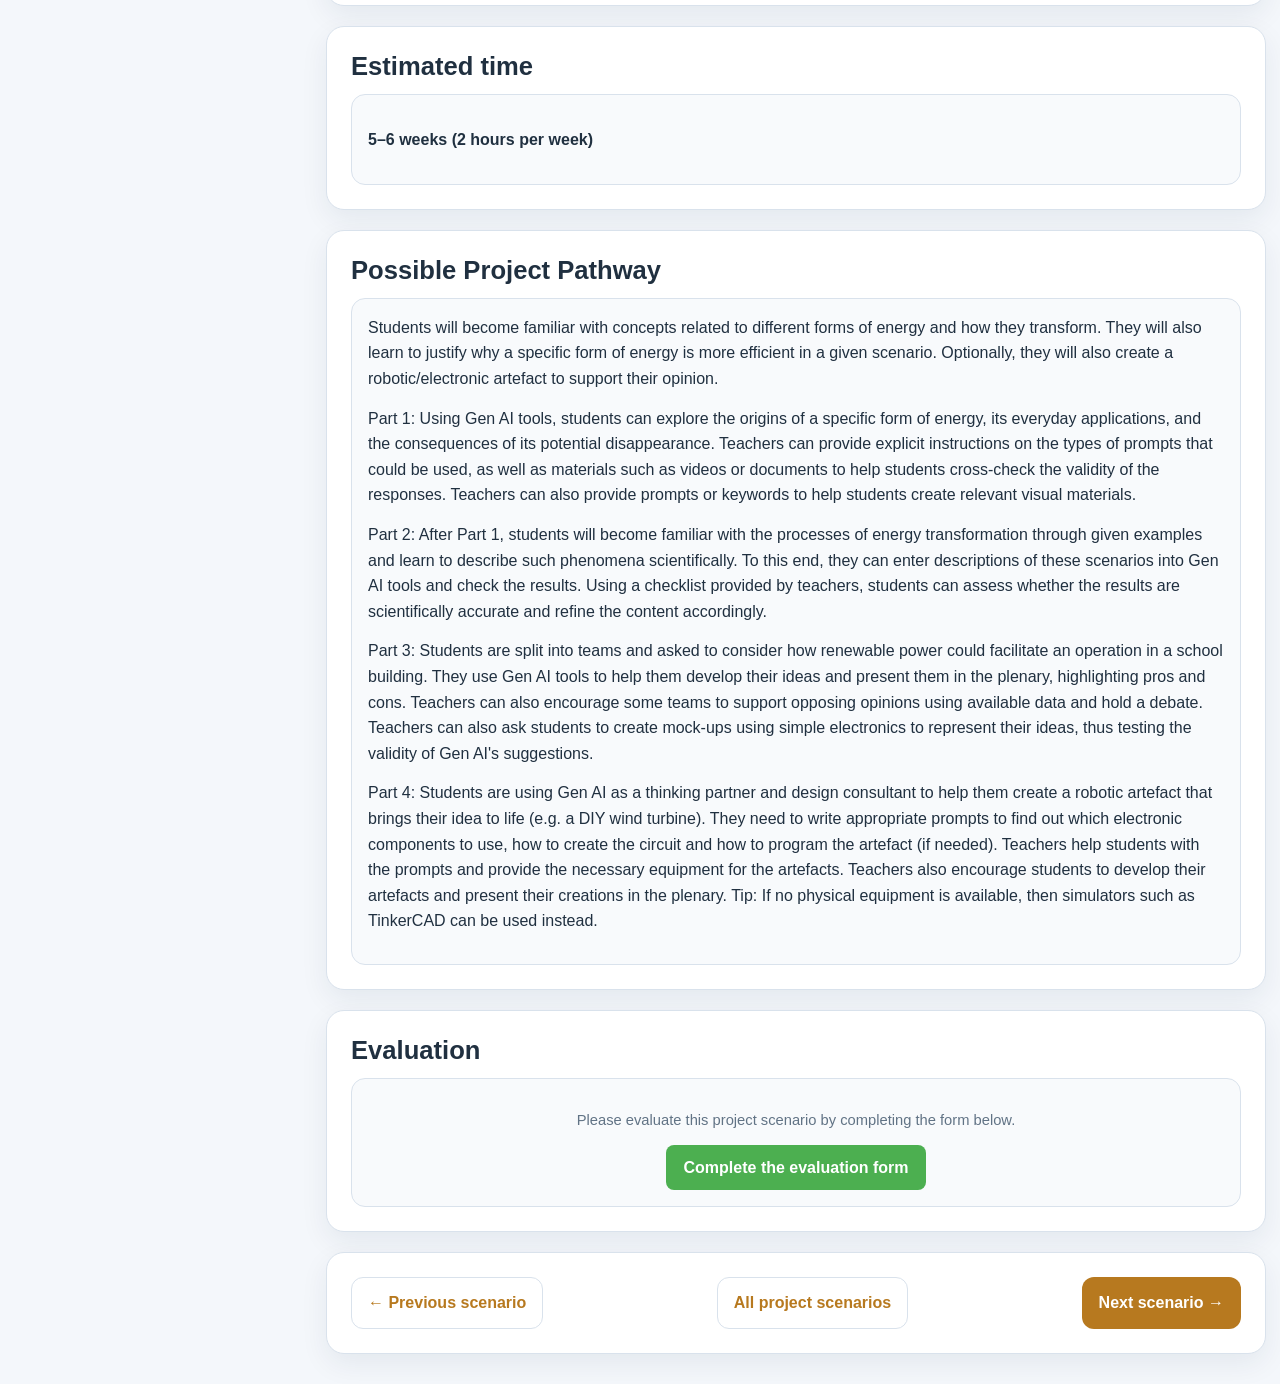
<file: project-2.html>
<!DOCTYPE html>
<html lang="en">
<head>
  <meta charset="UTF-8" />
  <meta name="viewport" content="width=device-width, initial-scale=1.0" />
  <title>The Energy Synthesis: A Student-AI Collaborative journey | GenSTEAMers Teacher Hub</title>
  <link rel="stylesheet" href="styles.css" />
</head>
<body class="gold">
  <header class="topbar">
    <div class="topbar-inner">
      <div class="brand">
        <div class="brand-badge">G</div>
        <div>
          GenSTEAMers Teacher Hub<br>
          <span style="font-weight:400;color:var(--muted);font-size:0.92rem;">Project Scenario Review Space</span>
        </div>
      </div>
      <div class="topbar-meta">
        <span class="pill">Scenario 2</span>
        
      </div>
    </div>
  </header>

  <div class="layout">
    <aside class="sidebar">
      <div class="sidebar-group">
        <h3>Page navigation</h3>
        <small>Review all key elements of this scenario and then move to the next one.</small>
      </div>

      <div class="sidebar-group">
        <div class="sidebar-group-title">This scenario</div>
        <a href="#overview">Overview</a>
        <a href="#brief">Brief description</a>
        <a href="#tools">Indicative AI tools</a>
        <a href="#visual">Visual representation</a>
        <a href="#time">Estimated time</a>
        <a href="#full">Possible Project Pathway </a>
        <a href="#evaluation">Evaluation link</a>
      </div>

      <div class="sidebar-group">
        <div class="sidebar-group-title">Hub</div>
        <a href="index.html">All project scenarios</a>
        <a href="project-1.html">Previous scenario</a>
        <a href="project-3.html">Next secnario</a>
      </div>
    </aside>

    <main class="content">
      <section id="overview" class="panel hero">
        <div class="crumbs"><a href="index.html">All scenarios</a> / Scenario 2</div>
        <div class="tag-row">
          
          <span class="tag">Scenario 2</span>
        </div>
        <h1>The Energy Synthesis: A Student-AI Collaborative journey</h1>
        <p class="lead">Challenge your students to become Energy researchers and architects. This scenario helps students explore the science of energy transformation. They begin by researching energy origins using GenAI tools and move toward debating sustainable solutions for their school or local community. Finally, students prove their ideas by using AI as a thinking partner and technical consultant to design and create a physical or digital functional prototype (such as a wind turbine or solar-powered circuit).</p>
      </section>

      <section id="brief" class="panel">
        <h2>Brief description</h2>
        <div class="info-box">
          <p>Challenge your students to become Energy researchers and architects. This scenario helps students explore the science of energy transformation. They begin by researching energy origins using GenAI tools and move toward debating sustainable solutions for their school or local community. Finally, students prove their ideas by using AI as a thinking partner and technical consultant to design and create a physical or digital functional prototype (such as a wind turbine or solar-powered circuit).</p>
        </div>
      </section>

      <section id="tools" class="panel">
        <h2>Indicative AI tools</h2>
        <div class="info-box">
          <ul class="list">
            <li>Gemini</li>
<li>ChatGPT</li>
<li>Canva</li>
          </ul>
        </div>
      </section>

      <section id="visual" class="panel">
        <h2>Visual representation</h2>
        
    <div class="image-container">
<a href="assets/images/project-2.jpg" target="_blank">
  <img src="assets/images/project-2.jpg" 
       alt="Project 2 visual" 
       style="max-width:1000px; width:100%; display:block; margin:0 auto; border-radius:12px;">
</a></div>
    
              </section>

      <section id="time" class="panel">
        <h2>Estimated time</h2>
        <div class="info-box">
          <p><strong>5–6 weeks (2 hours per week)</strong></p>
        </div>
      </section>

      <section id="full" class="panel">
        <h2>Possible Project Pathway </h2>
        <div class="info-box full-description">
          <p>Students will become familiar with concepts related to different forms of energy and how they transform. They will also learn to justify why a specific form of energy is more efficient in a given scenario. Optionally, they will also create a robotic/electronic artefact to support their opinion.</p>
<p>Part 1: Using Gen AI tools, students can explore the origins of a specific form of energy, its everyday applications, and the consequences of its potential disappearance. Teachers can provide explicit instructions on the types of prompts that could be used, as well as materials such as videos or documents to help students cross-check the validity of the responses. Teachers can also provide prompts or keywords to help students create relevant visual materials.</p>
<p>Part 2: After Part 1, students will become familiar with the processes of energy transformation through given examples and learn to describe such phenomena scientifically. To this end, they can enter descriptions of these scenarios into Gen AI tools and check the results. Using a checklist provided by teachers, students can assess whether the results are scientifically accurate and refine the content accordingly.</p>
<p>Part 3: Students are split into teams and asked to consider how renewable power could facilitate an operation in a school building. They use Gen AI tools to help them develop their ideas and present them in the plenary, highlighting pros and cons. Teachers can also encourage some teams to support opposing opinions using available data and hold a debate. Teachers can also ask students to create mock-ups using simple electronics to represent their ideas, thus testing the validity of Gen AI&#x27;s suggestions.</p>
<p>Part 4: Students are using Gen AI as a thinking partner and design consultant to help them create a robotic artefact that brings their idea to life (e.g. a DIY wind turbine). They need to write appropriate prompts to find out which electronic components to use, how to create the circuit and how to program the artefact (if needed). Teachers help students with the prompts and provide the necessary equipment for the artefacts. Teachers also encourage students to develop their artefacts and present their creations in the plenary. Tip: If no physical equipment is available, then simulators such as TinkerCAD can be used instead.</p>
        </div>
      </section>

 <section id="evaluation" class="panel">
  <h2>Evaluation</h2>

  <div class="eval-box">
    <div class="info-box" style="flex:1 1 320px; text-align:center;">

      <p class="note" style="margin-bottom:12px;">
        Please evaluate this project scenario by completing the form below.
      </p>

      <a href="https://forms.gle/27HrYG4NJwjtUbrU8" target="_blank" class="evaluation-button"
         style="display:inline-block; padding:10px 18px; background:#4CAF50; color:#fff; text-decoration:none; border-radius:8px; font-weight:600;">
        Complete the evaluation form
      </a>

    </div>
  </div>
</section>

      <section class="panel">
        <div class="back-nav">
          <a class="btn btn-secondary" href="project-1.html">← Previous scenario</a>
          <a class="btn btn-secondary" href="index.html">All project scenarios</a>
          <a class="btn btn-primary" href="project-3.html">Next scenario →</a>
        </div>
      </section>
    </main>
  </div>
</body>
</html>
</file>
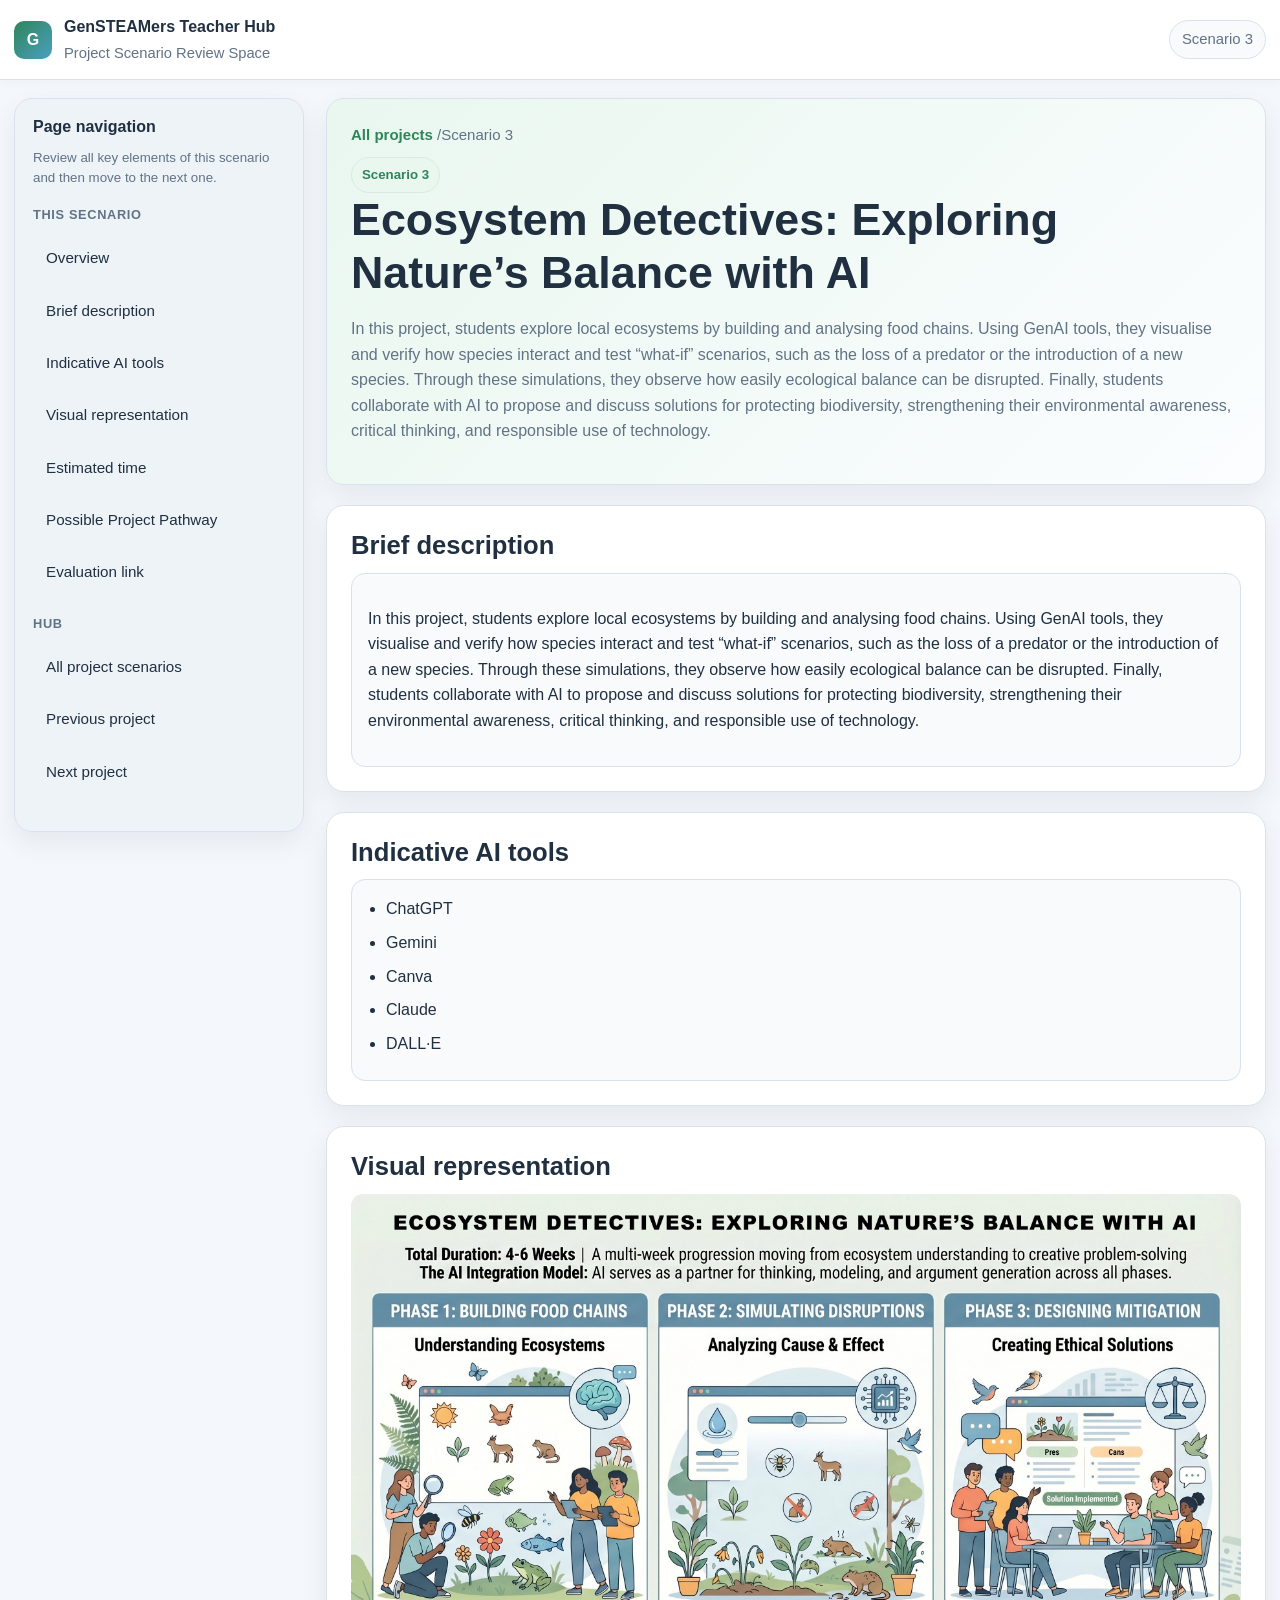
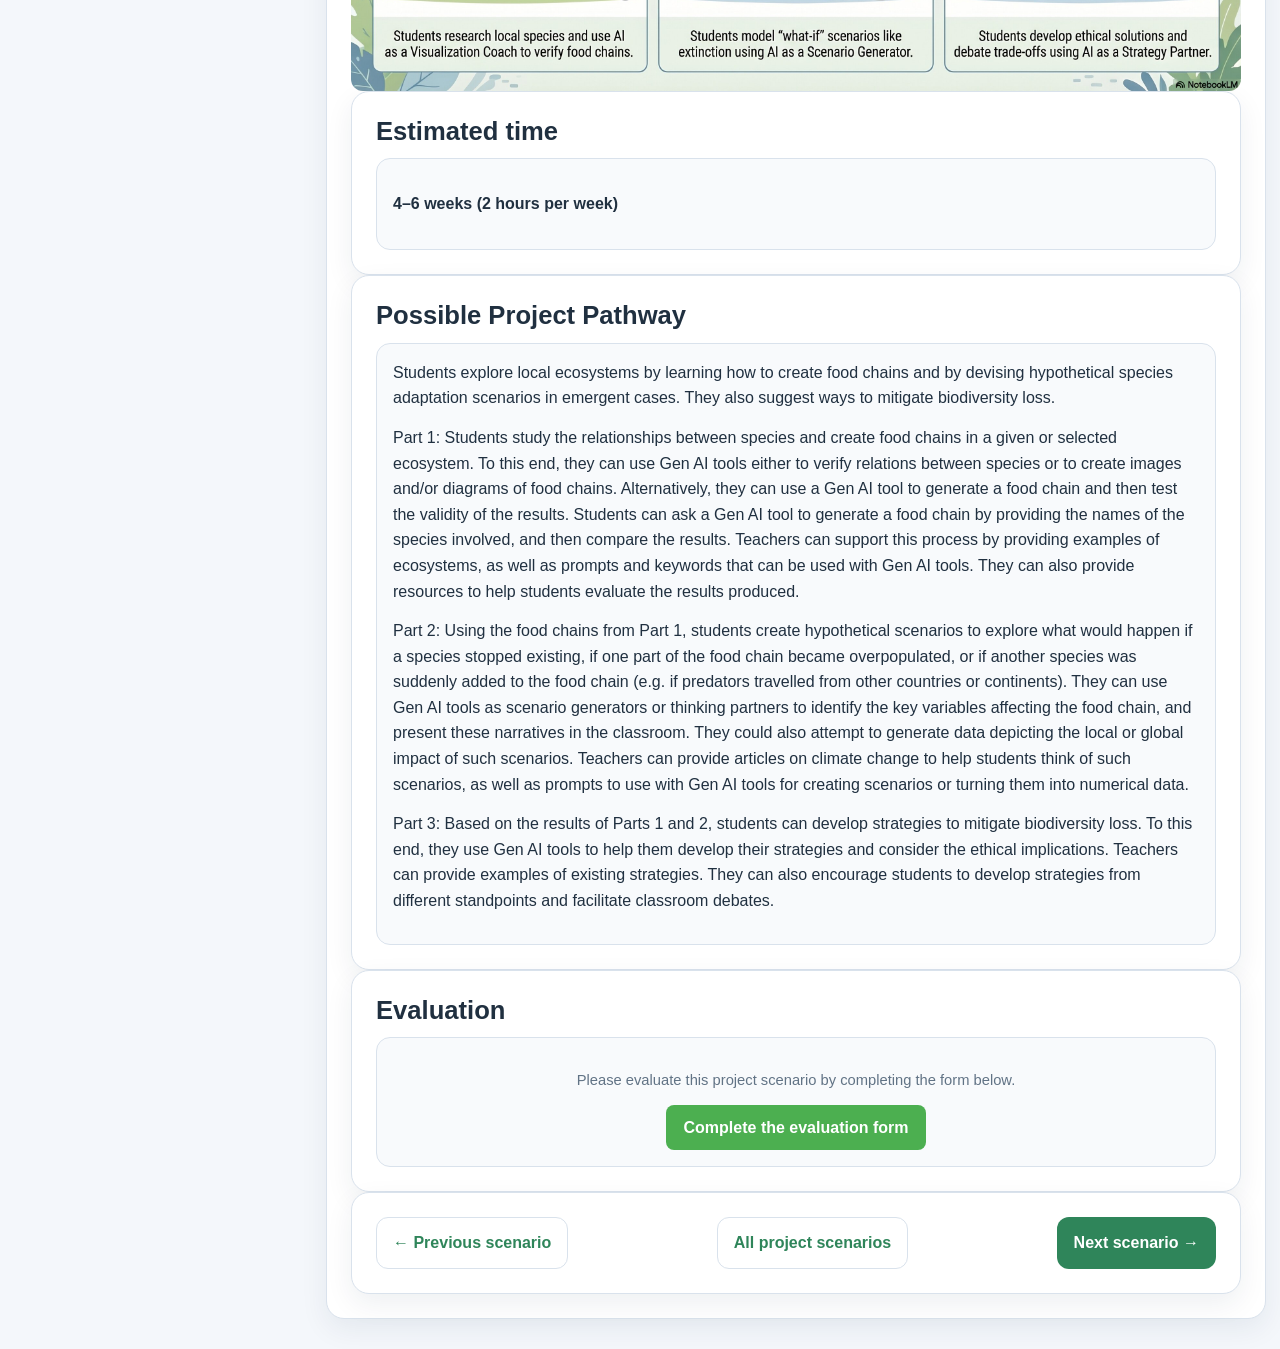
<file: project-3.html>
<!DOCTYPE html>
<html lang="en">
<head>
  <meta charset="UTF-8" />
  <meta name="viewport" content="width=device-width, initial-scale=1.0" />
  <title>Ecosystem Detectives: Exploring Nature’s Balance with AI | GenSTEAMers Teacher Hub</title>
  <link rel="stylesheet" href="styles.css" />
</head>
<body class="green">
  <header class="topbar">
    <div class="topbar-inner">
      <div class="brand">
        <div class="brand-badge">G</div>
        <div>
          GenSTEAMers Teacher Hub<br>
          <span style="font-weight:400;color:var(--muted);font-size:0.92rem;">Project Scenario Review Space</span>
        </div>
      </div>
      <div class="topbar-meta">
        <span class="pill">Scenario 3</span>
        
      </div>
    </div>
  </header>

  <div class="layout">
    <aside class="sidebar">
      <div class="sidebar-group">
        <h3>Page navigation</h3>
        <small>Review all key elements of this scenario and then move to the next one.</small>
      </div>

      <div class="sidebar-group">
        <div class="sidebar-group-title">This secnario</div>
        <a href="#overview">Overview</a>
        <a href="#brief">Brief description</a>
        <a href="#tools">Indicative AI tools</a>
        <a href="#visual">Visual representation</a>
        <a href="#time">Estimated time</a>
        <a href="#full">Possible Project Pathway </a>
        <a href="#evaluation">Evaluation link</a>
      </div>

      <div class="sidebar-group">
        <div class="sidebar-group-title">Hub</div>
        <a href="index.html">All project scenarios</a>
        <a href="project-2.html">Previous project</a>
        <a href="project-4.html">Next project</a>
      </div>
    </aside>

    <main class="content">
      <section id="overview" class="panel hero">
        <div class="crumbs"><a href="index.html">All projects</a> /Scenario 3 </div>
        <div class="tag-row">
          <span class="tag">Scenario 3</span>
          
        </div>
        <h1>Ecosystem Detectives: Exploring Nature’s Balance with AI</h1>
        <p class="lead">In this project, students explore local ecosystems by building and analysing food chains. Using GenAI tools, they visualise and verify how species interact and test “what-if” scenarios, such as the loss of a predator or the introduction of a new species. Through these simulations, they observe how easily ecological balance can be disrupted. Finally, students collaborate with AI to propose and discuss solutions for protecting biodiversity, strengthening their environmental awareness, critical thinking, and responsible use of technology.</p>
      </section>

      <section id="brief" class="panel">
        <h2>Brief description</h2>
        <div class="info-box">
          <p>In this project, students explore local ecosystems by building and analysing food chains. Using GenAI tools, they visualise and verify how species interact and test “what-if” scenarios, such as the loss of a predator or the introduction of a new species. Through these simulations, they observe how easily ecological balance can be disrupted. Finally, students collaborate with AI to propose and discuss solutions for protecting biodiversity, strengthening their environmental awareness, critical thinking, and responsible use of technology.</p>
        </div>
      </section>

      <section id="tools" class="panel">
        <h2>Indicative AI tools</h2>
        <div class="info-box">
          <ul class="list">
            <li>ChatGPT</li>
<li>Gemini</li>
<li>Canva</li>
<li>Claude</li>
<li>DALL·E</li>
          </ul>
        </div>
      </section>

      <section id="visual" class="panel">
        <h2>Visual representation</h2>
        
    <div class="image-container">
<a href="assets/images/project-3.jpg" target="_blank">
  <img src="assets/images/project-3.jpg" 
       alt="Project 3 visual" 
       style="max-width:1000px; width:100%; display:block; margin:0 auto; border-radius:12px;">
</a></div>

   

      <section id="time" class="panel">
        <h2>Estimated time</h2>
        <div class="info-box">
          <p><strong>4–6 weeks (2 hours per week)</strong></p>
        </div>
      </section>

      <section id="full" class="panel">
        <h2>Possible Project Pathway </h2>
        <div class="info-box full-description">
          <p>Students explore local ecosystems by learning how to create food chains and by devising hypothetical species adaptation scenarios in emergent cases. They also suggest ways to mitigate biodiversity loss. 
<p>Part 1: Students study the relationships between species and create food chains in a given or selected ecosystem. To this end, they can use Gen AI tools either to verify relations between species or to create images and/or diagrams of food chains. Alternatively, they can use a Gen AI tool to generate a food chain and then test the validity of the results. Students can ask a Gen AI tool to generate a food chain by providing the names of the species involved, and then compare the results. Teachers can support this process by providing examples of ecosystems, as well as prompts and keywords that can be used with Gen AI tools. They can also provide resources to help students evaluate the results produced.</p> 
<p> Part 2: Using the food chains from Part 1, students create hypothetical scenarios to explore what would happen if a species stopped existing, if one part of the food chain became overpopulated, or if another species was suddenly added to the food chain (e.g. if predators travelled from other countries or continents). They can use Gen AI tools as scenario generators or thinking partners to identify the key variables affecting the food chain, and present these narratives in the classroom. They could also attempt to generate data depicting the local or global impact of such scenarios. Teachers can provide articles on climate change to help students think of such scenarios, as well as prompts to use with Gen AI tools for creating scenarios or turning them into numerical data. </p>
<p> Part 3: Based on the results of Parts 1 and 2, students can develop strategies to mitigate biodiversity loss. To this end, they use Gen AI tools to help them develop their strategies and consider the ethical implications. Teachers can provide examples of existing strategies. They can also encourage students to develop strategies from different standpoints and facilitate classroom debates. </p>
        </div>
      </section>

      <section id="evaluation" class="panel">
  <h2>Evaluation</h2>

  <div class="eval-box">
    <div class="info-box" style="flex:1 1 320px; text-align:center;">

      <p class="note" style="margin-bottom:12px;">
        Please evaluate this project scenario by completing the form below.
      </p>

      <a href="https://forms.gle/182SnwPs9h9CQYfo8" target="_blank" class="evaluation-button"
         style="display:inline-block; padding:10px 18px; background:#4CAF50; color:#fff; text-decoration:none; border-radius:8px; font-weight:600;">
        Complete the evaluation form
      </a>

    </div>
  </div>
</section>
      <section class="panel">
        <div class="back-nav">
          <a class="btn btn-secondary" href="project-2.html">← Previous scenario</a>
          <a class="btn btn-secondary" href="index.html">All project scenarios</a>
          <a class="btn btn-primary" href="project-4.html">Next scenario →</a>
        </div>
      </section>
    </main>
  </div>
</body>
</html>
</file>
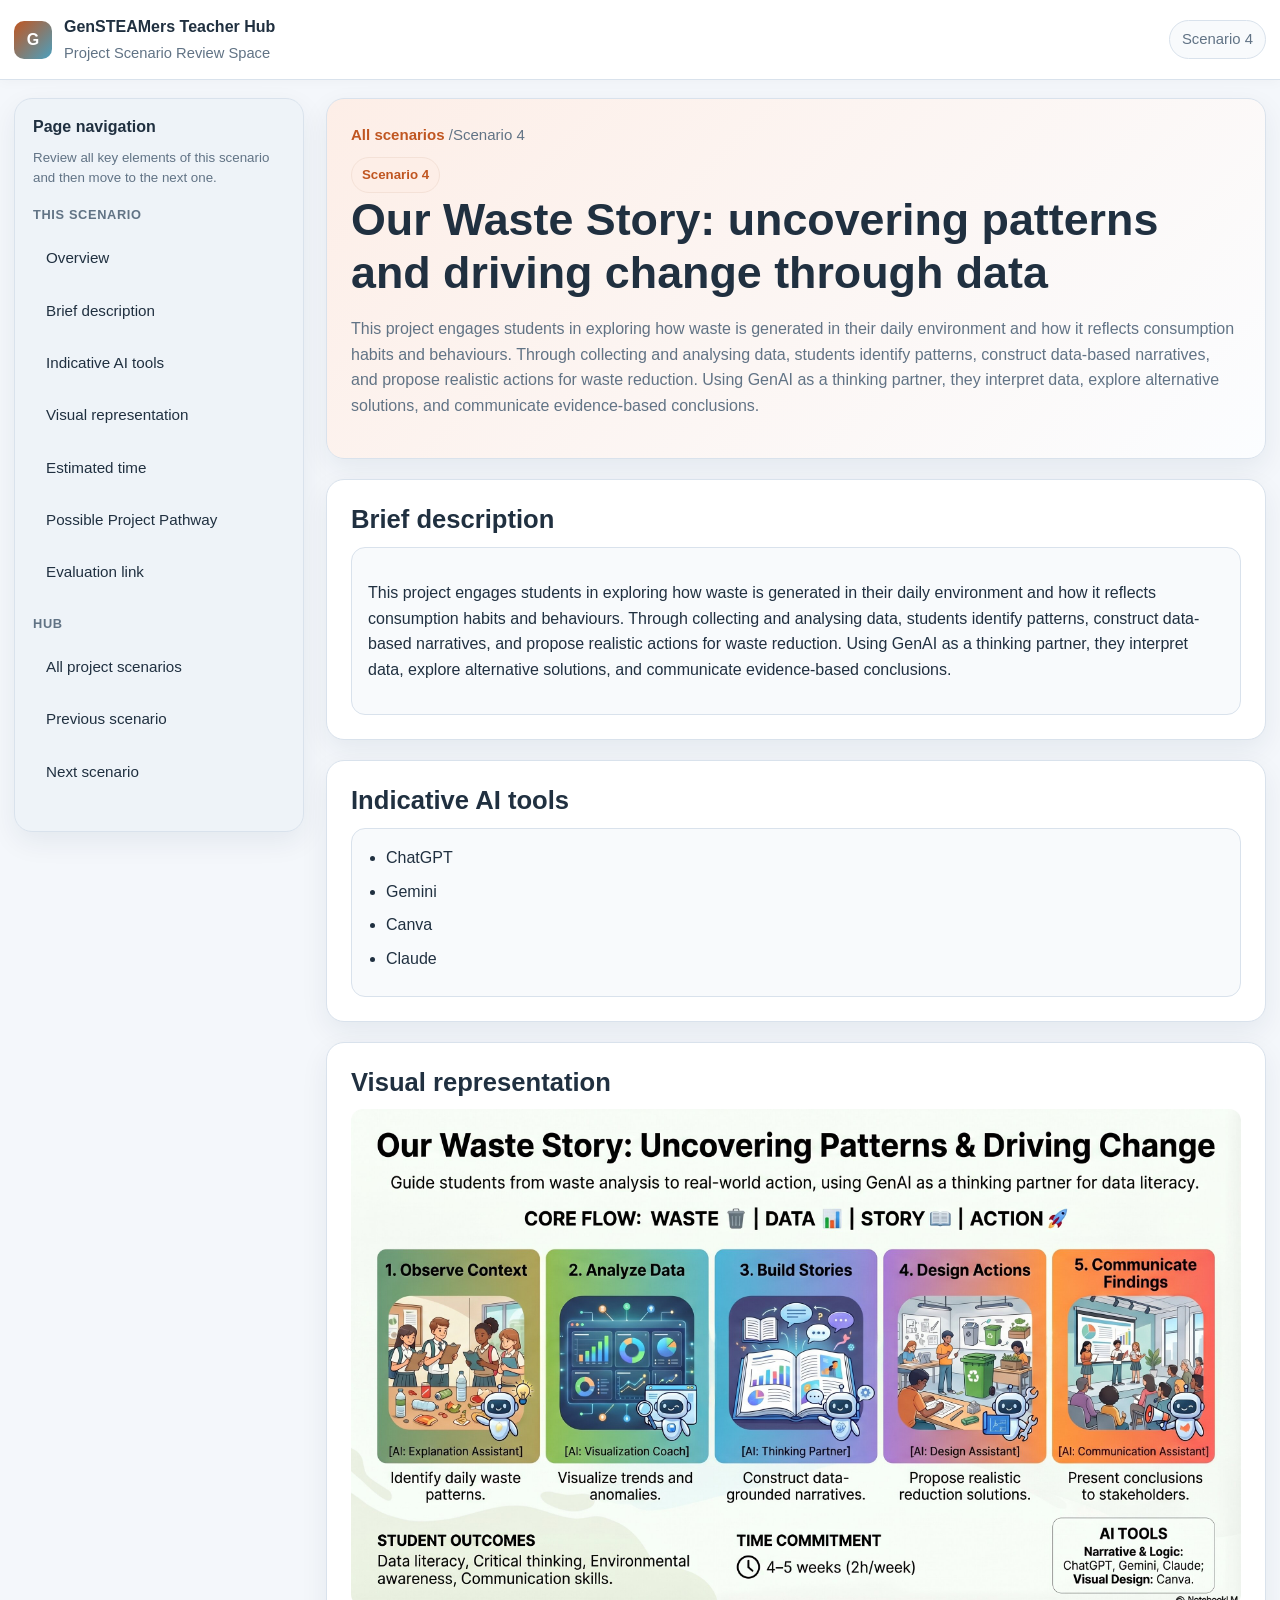
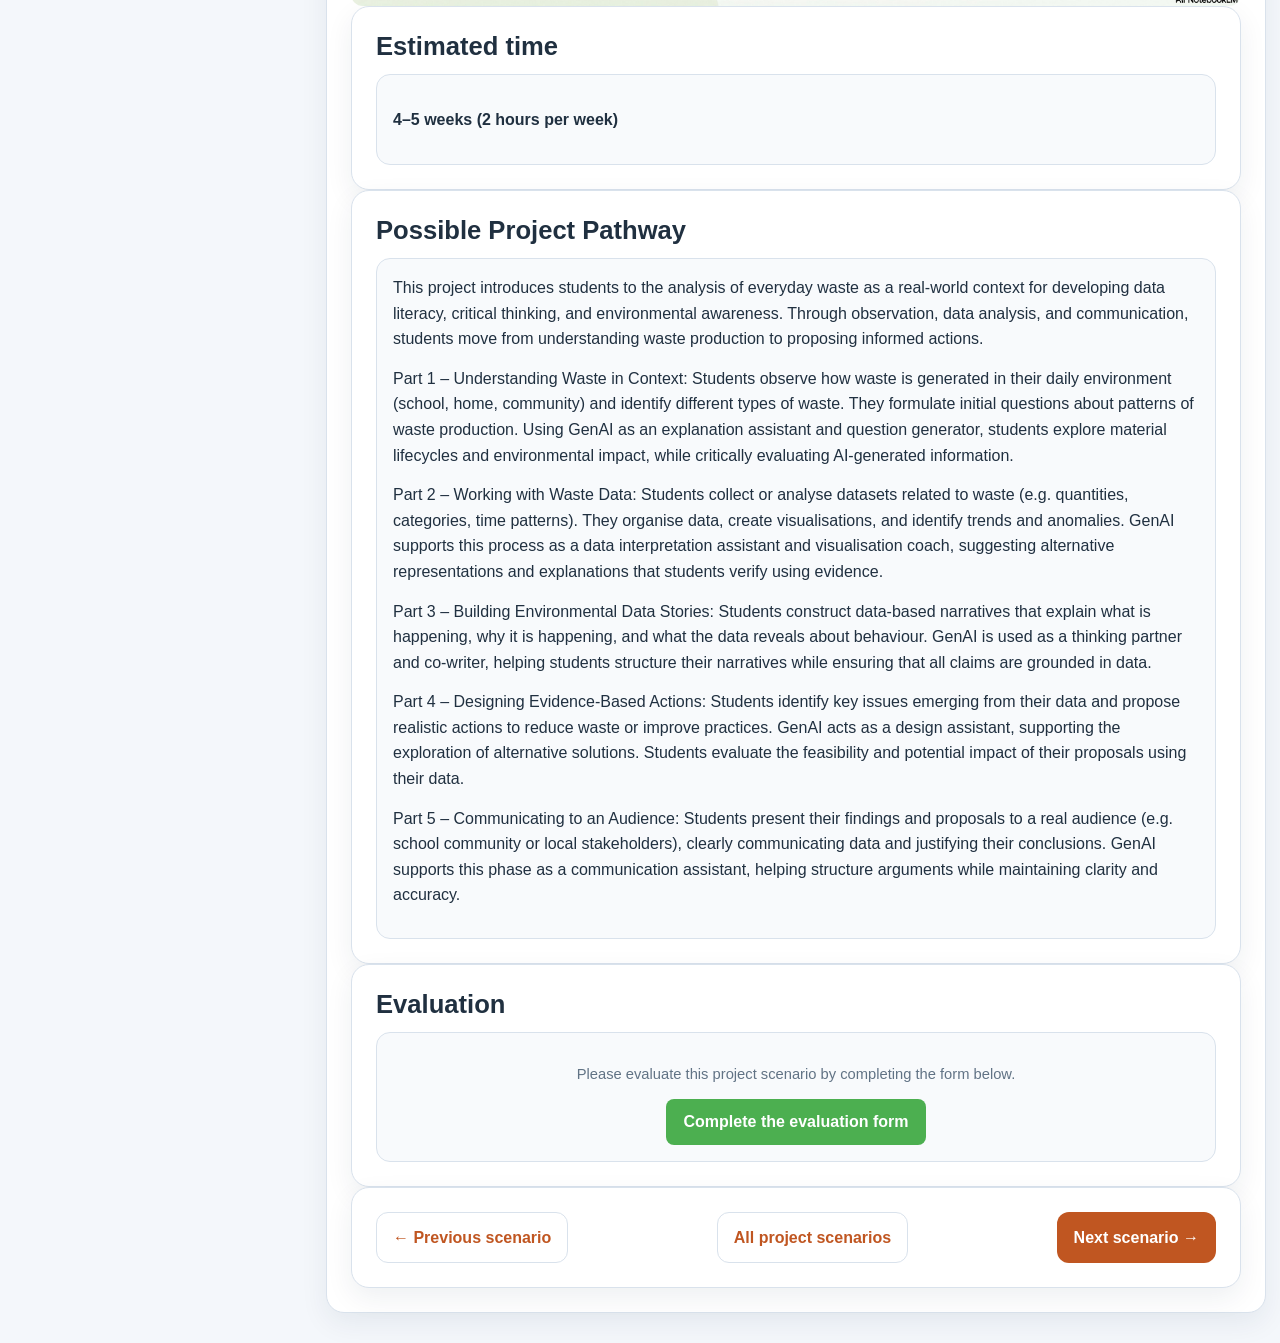
<file: project-4.html>
<!DOCTYPE html>
<html lang="en">
<head>
  <meta charset="UTF-8" />
  <meta name="viewport" content="width=device-width, initial-scale=1.0" />
  <title>Our Waste Story: uncovering patterns and driving change through data | GenSTEAMers Teacher Hub</title>
  <link rel="stylesheet" href="styles.css" />
</head>
<body class="coral">
  <header class="topbar">
    <div class="topbar-inner">
      <div class="brand">
        <div class="brand-badge">G</div>
        <div>
          GenSTEAMers Teacher Hub<br>
          <span style="font-weight:400;color:var(--muted);font-size:0.92rem;">Project Scenario Review Space</span>
        </div>
      </div>
      <div class="topbar-meta">
        <span class="pill">Scenario 4</span>
        
      </div>
    </div>
  </header>

  <div class="layout">
    <aside class="sidebar">
      <div class="sidebar-group">
        <h3>Page navigation</h3>
        <small>Review all key elements of this scenario and then move to the next one.</small>
      </div>

      <div class="sidebar-group">
        <div class="sidebar-group-title">This scenario</div>
        <a href="#overview">Overview</a>
        <a href="#brief">Brief description</a>
        <a href="#tools">Indicative AI tools</a>
        <a href="#visual">Visual representation</a>
        <a href="#time">Estimated time</a>
        <a href="#full">Possible Project Pathway </a>
        <a href="#evaluation">Evaluation link</a>
      </div>

      <div class="sidebar-group">
        <div class="sidebar-group-title">Hub</div>
        <a href="index.html">All project scenarios</a>
        <a href="project-3.html">Previous scenario</a>
        <a href="project-5.html">Next scenario</a>
      </div>
    </aside>

    <main class="content">
      <section id="overview" class="panel hero">
        <div class="crumbs"><a href="index.html">All scenarios</a> /Scenario 4</div>
        <div class="tag-row">
          <span class="tag">Scenario 4</span>
          
        </div>
        <h1>Our Waste Story: uncovering patterns and driving change through data</h1>
        <p class="lead">This project engages students in exploring how waste is generated in their daily environment and how it reflects consumption habits and behaviours. Through collecting and analysing data, students identify patterns, construct data-based narratives, and propose realistic actions for waste reduction. Using GenAI as a thinking partner, they interpret data, explore alternative solutions, and communicate evidence-based conclusions.</p>
      </section>

      <section id="brief" class="panel">
        <h2>Brief description</h2>
        <div class="info-box">
          <p>This project engages students in exploring how waste is generated in their daily environment and how it reflects consumption habits and behaviours. Through collecting and analysing data, students identify patterns, construct data-based narratives, and propose realistic actions for waste reduction. Using GenAI as a thinking partner, they interpret data, explore alternative solutions, and communicate evidence-based conclusions.</p>
        </div>
      </section>

      <section id="tools" class="panel">
        <h2>Indicative AI tools</h2>
        <div class="info-box">
          <ul class="list">
            <li>ChatGPT</li>
<li>Gemini</li>
<li>Canva</li>
<li>Claude</li>
          </ul>
        </div>
      </section>

      <section id="visual" class="panel">
        <h2>Visual representation</h2>
        
    <div class="image-container">
<a href="assets/images/project-4.jpg" target="_blank">
  <img src="assets/images/project-4.jpg" 
       alt="Project 4 visual" 
       style="max-width:1000px; width:100%; display:block; margin:0 auto; border-radius:12px;">
</a></div>

    

      <section id="time" class="panel">
        <h2>Estimated time</h2>
        <div class="info-box">
          <p><strong>4–5 weeks (2 hours per week)</strong></p>
        </div>
      </section>

      <section id="full" class="panel">
        <h2>Possible Project Pathway </h2>
        <div class="info-box full-description">
          <p>This project introduces students to the analysis of everyday waste as a real-world context for developing data literacy, critical thinking, and environmental awareness. Through observation, data analysis, and communication, students move from understanding waste production to proposing informed actions.</p>
<p>Part 1 – Understanding Waste in Context: Students observe how waste is generated in their daily environment (school, home, community) and identify different types of waste. They formulate initial questions about patterns of waste production. Using GenAI as an explanation assistant and question generator, students explore material lifecycles and environmental impact, while critically evaluating AI-generated information.</p>
<p>Part 2 – Working with Waste Data: Students collect or analyse datasets related to waste (e.g. quantities, categories, time patterns). They organise data, create visualisations, and identify trends and anomalies. GenAI supports this process as a data interpretation assistant and visualisation coach, suggesting alternative representations and explanations that students verify using evidence.</p>
<p>Part 3 – Building Environmental Data Stories: Students construct data-based narratives that explain what is happening, why it is happening, and what the data reveals about behaviour. GenAI is used as a thinking partner and co-writer, helping students structure their narratives while ensuring that all claims are grounded in data.</p>
<p>Part 4 – Designing Evidence-Based Actions: Students identify key issues emerging from their data and propose realistic actions to reduce waste or improve practices. GenAI acts as a design assistant, supporting the exploration of alternative solutions. Students evaluate the feasibility and potential impact of their proposals using their data.</p>
<p>Part 5 – Communicating to an Audience: Students present their findings and proposals to a real audience (e.g. school community or local stakeholders), clearly communicating data and justifying their conclusions. GenAI supports this phase as a communication assistant, helping structure arguments while maintaining clarity and accuracy.</p>
        </div>
      </section>

    <section id="evaluation" class="panel">
  <h2>Evaluation</h2>

  <div class="eval-box">
    <div class="info-box" style="flex:1 1 320px; text-align:center;">

      <p class="note" style="margin-bottom:12px;">
        Please evaluate this project scenario by completing the form below.
      </p>

      <a href="https://forms.gle/r3jS7gL4qU17BgLT6" target="_blank" class="evaluation-button"
         style="display:inline-block; padding:10px 18px; background:#4CAF50; color:#fff; text-decoration:none; border-radius:8px; font-weight:600;">
        Complete the evaluation form
      </a>

    </div>
  </div>
</section>

      <section class="panel">
        <div class="back-nav">
          <a class="btn btn-secondary" href="project-3.html">← Previous scenario</a>
          <a class="btn btn-secondary" href="index.html">All project scenarios</a>
          <a class="btn btn-primary" href="project-5.html">Next scenario →</a>
        </div>
      </section>
    </main>
  </div>
</body>
</html>
</file>
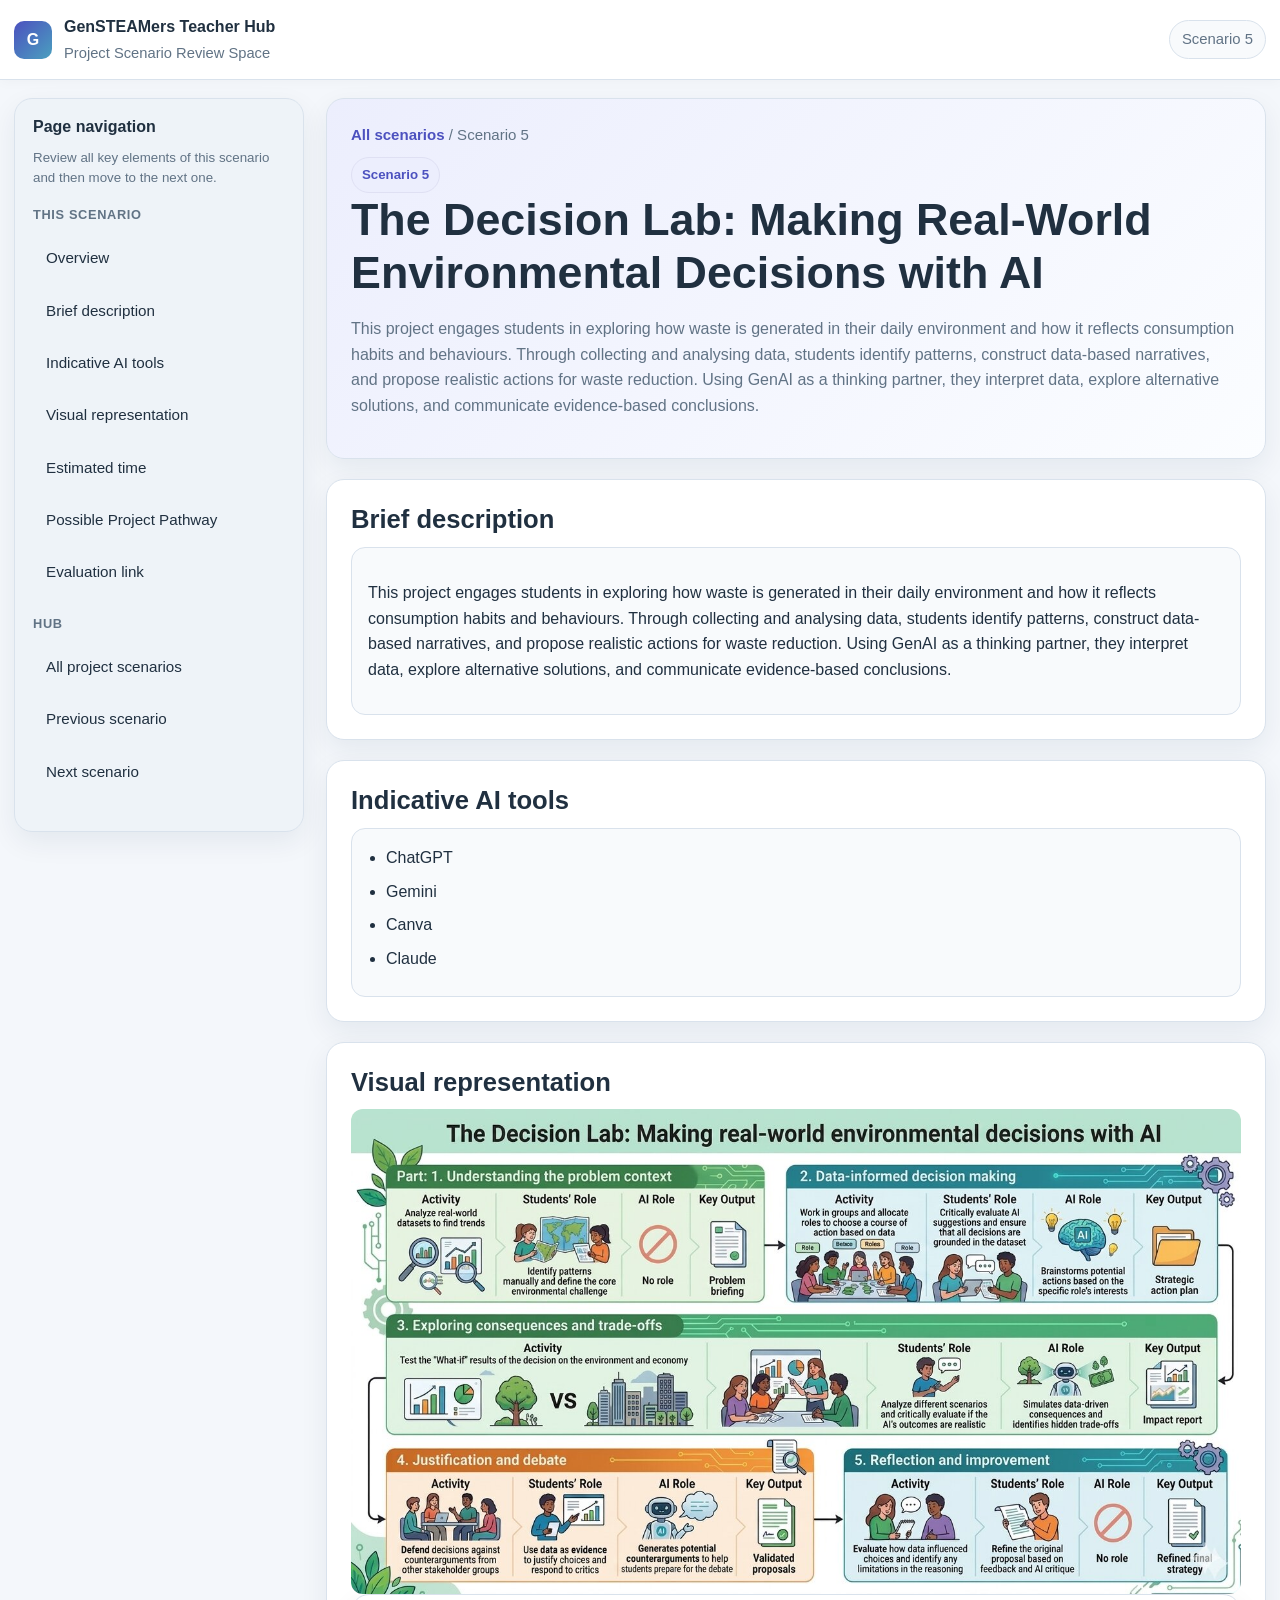
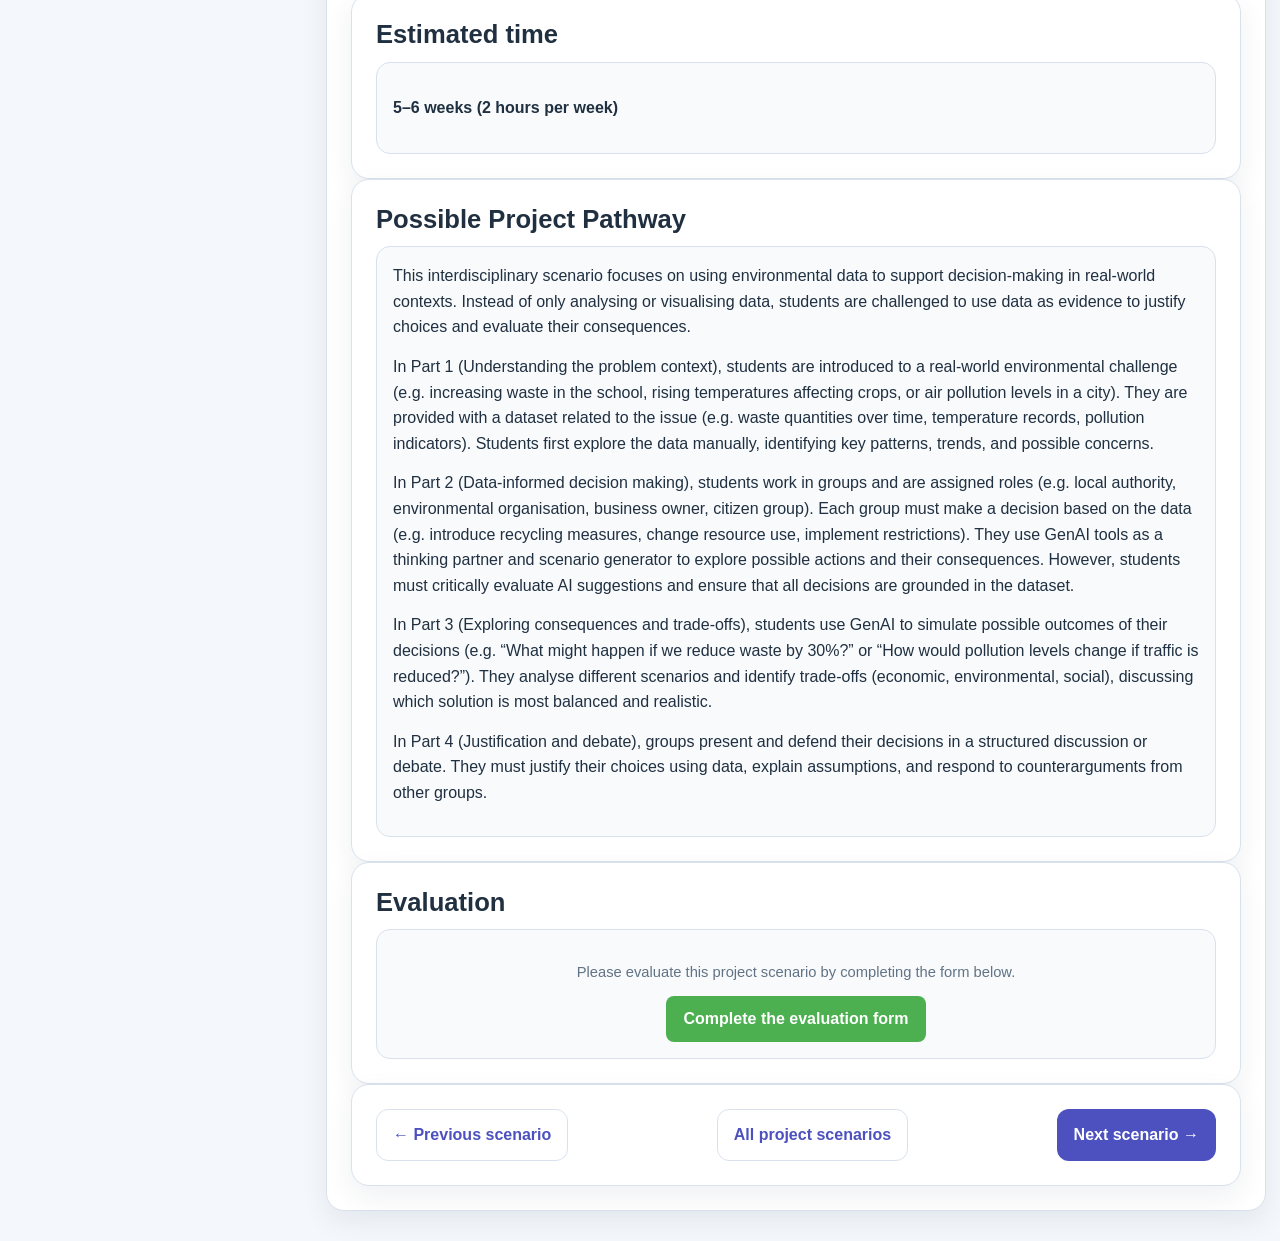
<file: project-5.html>
<!DOCTYPE html>
<html lang="en">
<head>
  <meta charset="UTF-8" />
  <meta name="viewport" content="width=device-width, initial-scale=1.0" />
  <title>Scenario 5 | GenSTEAMers Teacher Hub</title>
  <link rel="stylesheet" href="styles.css" />
</head>
<body class="indigo">
  <header class="topbar">
    <div class="topbar-inner">
      <div class="brand">
        <div class="brand-badge">G</div>
        <div>
          GenSTEAMers Teacher Hub<br>
          <span style="font-weight:400;color:var(--muted);font-size:0.92rem;">Project Scenario Review Space</span>
        </div>
      </div>
      <div class="topbar-meta">
        <span class="pill">Scenario 5</span>
        
      </div>
    </div>
  </header>

  <div class="layout">
    <aside class="sidebar">
      <div class="sidebar-group">
        <h3>Page navigation</h3>
        <small>Review all key elements of this scenario and then move to the next one.</small>
      </div>

      <div class="sidebar-group">
        <div class="sidebar-group-title">This scenario</div>
        <a href="#overview">Overview</a>
        <a href="#brief">Brief description</a>
        <a href="#tools">Indicative AI tools</a>
        <a href="#visual">Visual representation</a>
        <a href="#time">Estimated time</a>
        <a href="#full">Possible Project Pathway </a>
        <a href="#evaluation">Evaluation link</a>
      </div>

      <div class="sidebar-group">
        <div class="sidebar-group-title">Hub</div>
        <a href="index.html">All project scenarios</a>
        <a href="project-4.html">Previous scenario</a>
        <a href="project-6.html">Next scenario</a>
      </div>
    </aside>

    <main class="content">
      <section id="overview" class="panel hero">
        <div class="crumbs"><a href="index.html">All scenarios</a> / Scenario 5</div>
        <div class="tag-row">
          
          <span class="tag">Scenario 5</span>
        </div>
        <h1>The Decision Lab: Making Real-World Environmental Decisions with AI</h1>
        <p class="lead">This project engages students in exploring how waste is generated in their daily environment and how it reflects consumption habits and behaviours. Through collecting and analysing data, students identify patterns, construct data-based narratives, and propose realistic actions for waste reduction. Using GenAI as a thinking partner, they interpret data, explore alternative solutions, and communicate evidence-based conclusions.</p>
      </section>

      <section id="brief" class="panel">
        <h2>Brief description</h2>
        <div class="info-box">
          <p>This project engages students in exploring how waste is generated in their daily environment and how it reflects consumption habits and behaviours. Through collecting and analysing data, students identify patterns, construct data-based narratives, and propose realistic actions for waste reduction. Using GenAI as a thinking partner, they interpret data, explore alternative solutions, and communicate evidence-based conclusions.</p>
        </div>
      </section>

      <section id="tools" class="panel">
        <h2>Indicative AI tools</h2>
        <div class="info-box">
          <ul class="list">
            <li>ChatGPT</li>
<li>Gemini</li>
<li>Canva</li>
<li>Claude</li>
          </ul>
        </div>
      </section>

      <section id="visual" class="panel">
        <h2>Visual representation</h2>
        
   <div class="image-container">
<a href="assets/images/project-5.jpg" target="_blank">
  <img src="assets/images/project-5.jpg" 
       alt="Project 5 visual" 
       style="max-width:1000px; width:100%; display:block; margin:0 auto; border-radius:12px;">
</a></div>

   

      <section id="time" class="panel">
        <h2>Estimated time</h2>
        <div class="info-box">
          <p><strong>5–6 weeks (2 hours per week)</strong></p>
        </div>
      </section>

      <section id="full" class="panel">
        <h2>Possible Project Pathway </h2>
        <div class="info-box full-description">
          <p>This interdisciplinary scenario focuses on using environmental data to support decision-making in real-world contexts. Instead of only analysing or visualising data, students are challenged to use data as evidence to justify choices and evaluate their consequences.
<p>In Part 1 (Understanding the problem context), students are introduced to a real-world environmental challenge (e.g. increasing waste in the school, rising temperatures affecting crops, or air pollution levels in a city). They are provided with a dataset related to the issue (e.g. waste quantities over time, temperature records, pollution indicators). Students first explore the data manually, identifying key patterns, trends, and possible concerns.</p>
<p>In Part 2 (Data-informed decision making), students work in groups and are assigned roles (e.g. local authority, environmental organisation, business owner, citizen group). Each group must make a decision based on the data (e.g. introduce recycling measures, change resource use, implement restrictions). They use GenAI tools as a thinking partner and scenario generator to explore possible actions and their consequences. However, students must critically evaluate AI suggestions and ensure that all decisions are grounded in the dataset.</p>
<p>In Part 3 (Exploring consequences and trade-offs), students use GenAI to simulate possible outcomes of their decisions (e.g. “What might happen if we reduce waste by 30%?” or “How would pollution levels change if traffic is reduced?”). They analyse different scenarios and identify trade-offs (economic, environmental, social), discussing which solution is most balanced and realistic.</p>
<p> In Part 4 (Justification and debate), groups present and defend their decisions in a structured discussion or debate. They must justify their choices using data, explain assumptions, and respond to counterarguments from other groups.</p>
</p>
        </div>
      </section>

 <section id="evaluation" class="panel">
  <h2>Evaluation</h2>

  <div class="eval-box">
    <div class="info-box" style="flex:1 1 320px; text-align:center;">

      <p class="note" style="margin-bottom:12px;">
        Please evaluate this project scenario by completing the form below.
      </p>

      <a href="https://forms.gle/yQbhD5z3ppj4Wytn7" target="_blank" class="evaluation-button"
         style="display:inline-block; padding:10px 18px; background:#4CAF50; color:#fff; text-decoration:none; border-radius:8px; font-weight:600;">
        Complete the evaluation form
      </a>

    </div>
  </div>
</section>

      <section class="panel">
        <div class="back-nav">
          <a class="btn btn-secondary" href="project-4.html">← Previous scenario</a>
          <a class="btn btn-secondary" href="index.html">All project scenarios</a>
          <a class="btn btn-primary" href="project-6.html">Next scenario →</a>
        </div>
      </section>
    </main>
  </div>
</body>
</html>
</file>
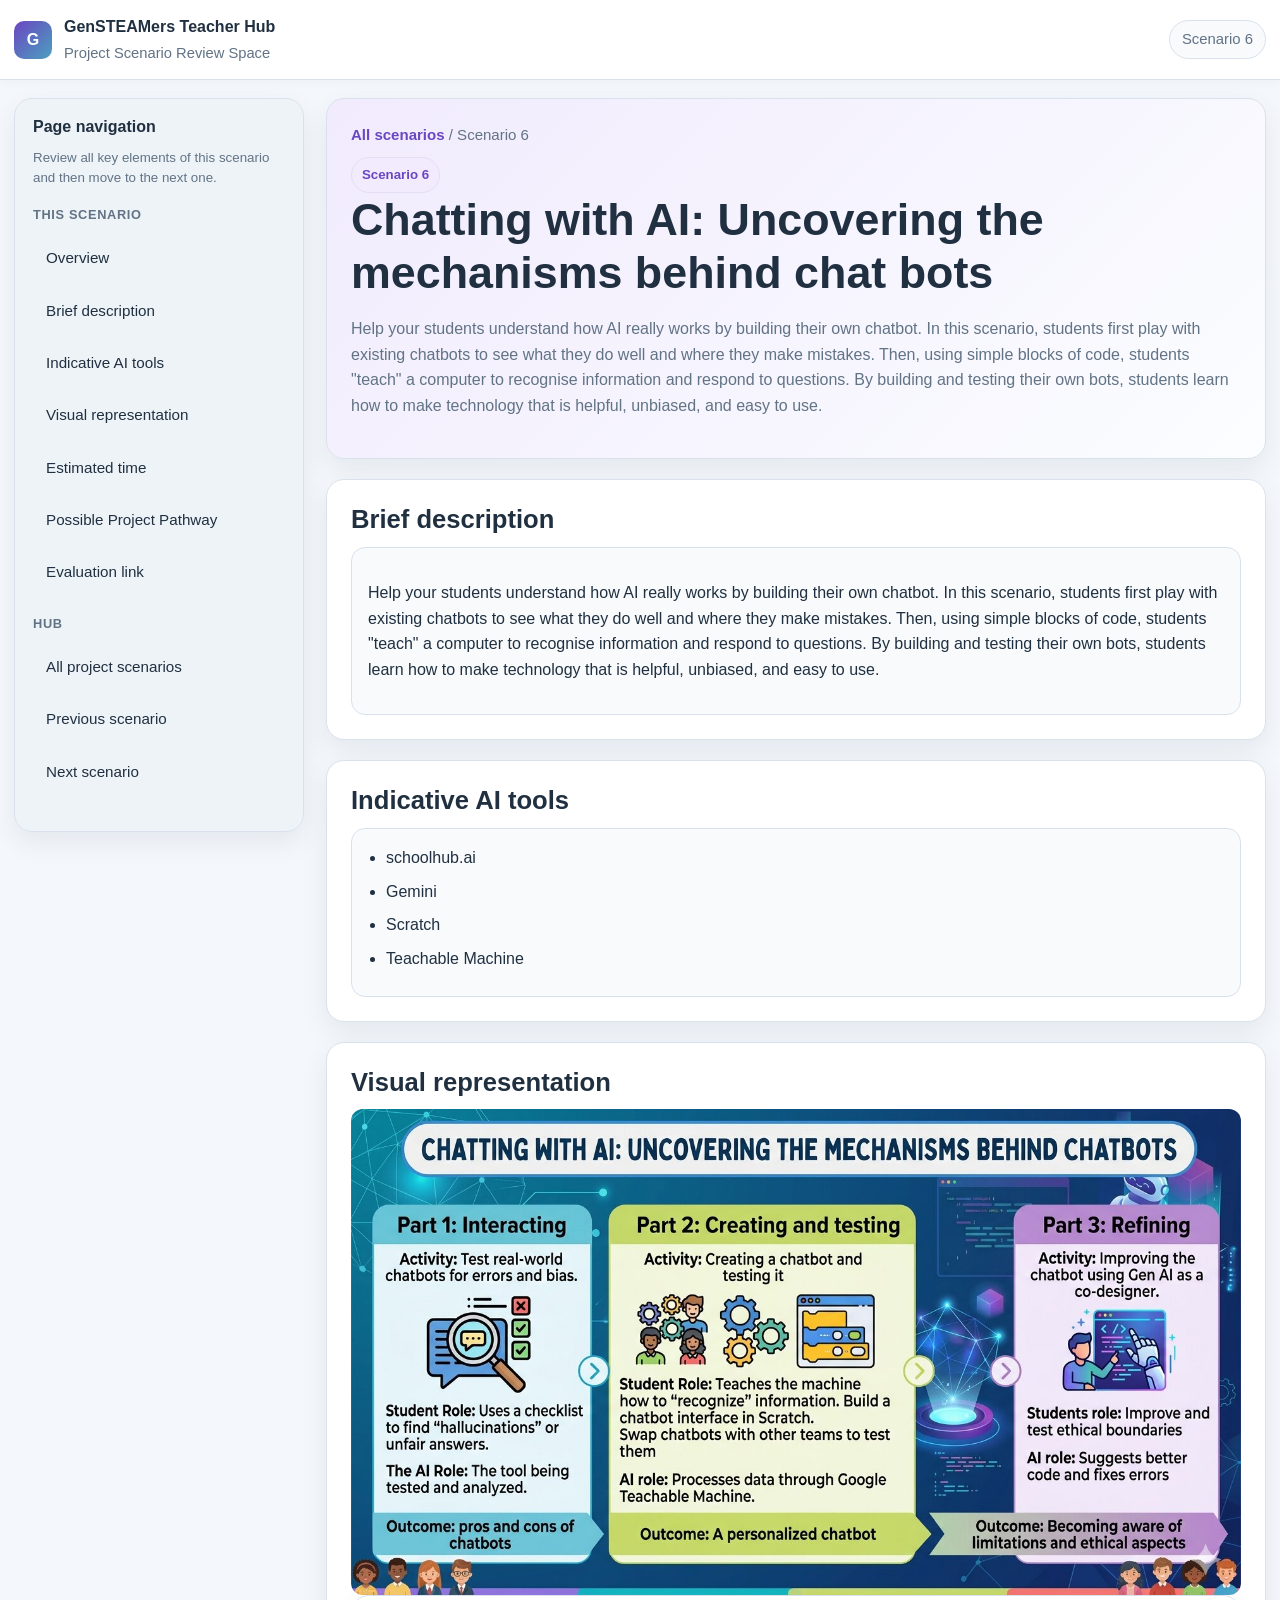
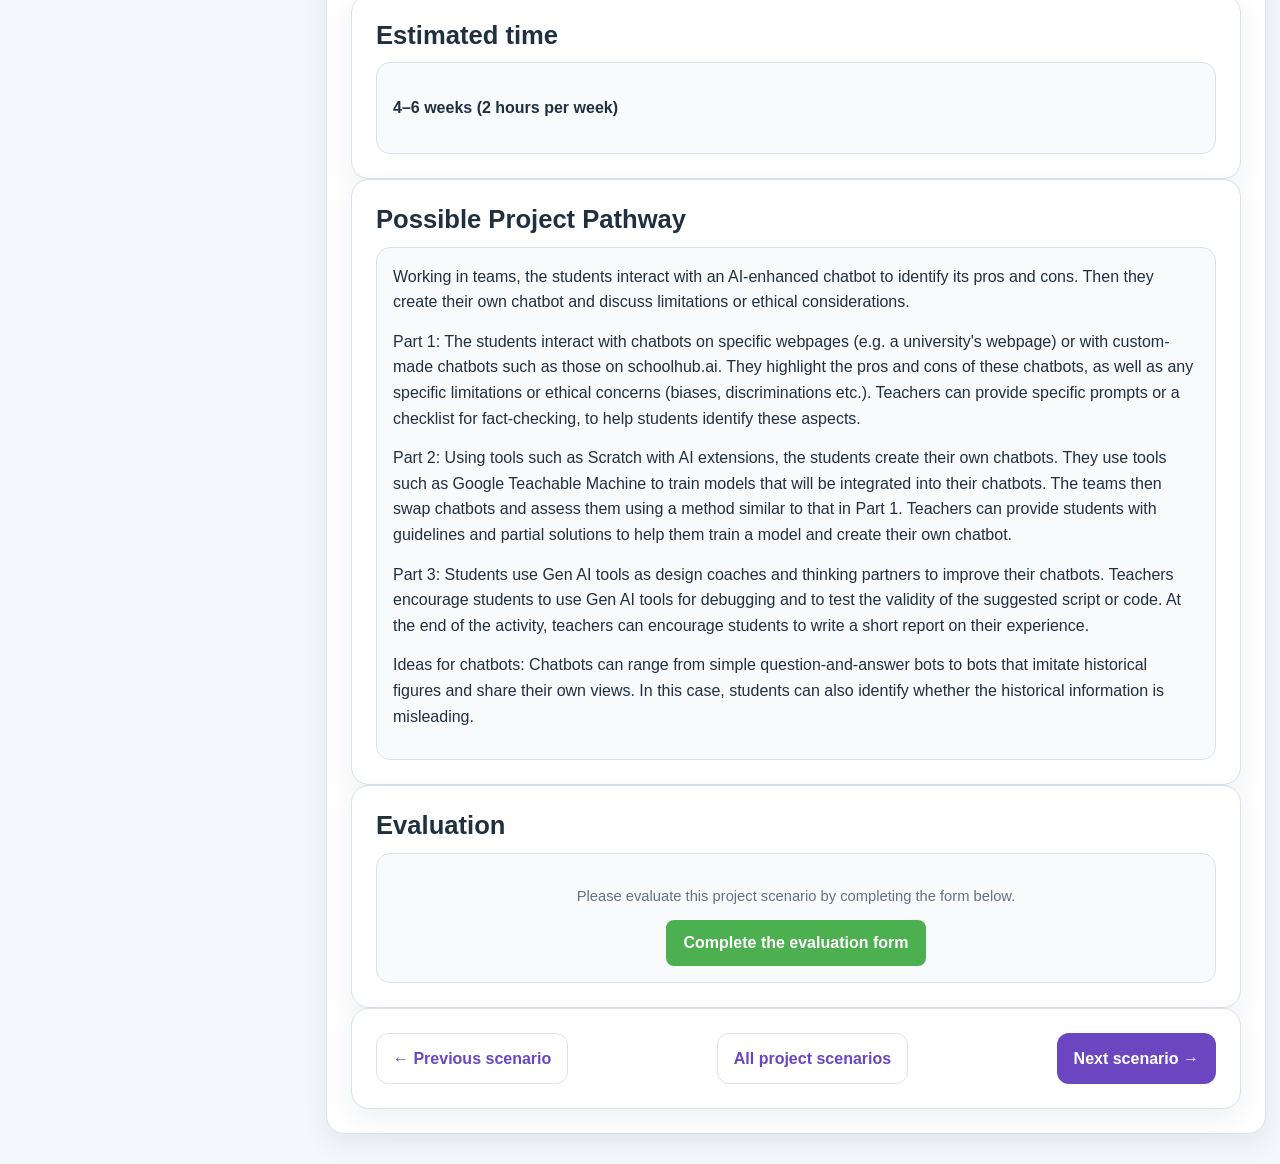
<file: project-6.html>
<!DOCTYPE html>
<html lang="en">
<head>
  <meta charset="UTF-8" />
  <meta name="viewport" content="width=device-width, initial-scale=1.0" />
  <title>Chatting with AI: Uncovering the mechanisms behind chat bots | GenSTEAMers Teacher Hub</title>
  <link rel="stylesheet" href="styles.css" />
</head>
<body class="violet">
  <header class="topbar">
    <div class="topbar-inner">
      <div class="brand">
        <div class="brand-badge">G</div>
        <div>
          GenSTEAMers Teacher Hub<br>
          <span style="font-weight:400;color:var(--muted);font-size:0.92rem;">Project Scenario Review Space</span>
        </div>
      </div>
      <div class="topbar-meta">
        <span class="pill">Scenario 6</span>
        
      </div>
    </div>
  </header>

  <div class="layout">
    <aside class="sidebar">
      <div class="sidebar-group">
        <h3>Page navigation</h3>
        <small>Review all key elements of this scenario and then move to the next one.</small>
      </div>

      <div class="sidebar-group">
        <div class="sidebar-group-title">This scenario</div>
        <a href="#overview">Overview</a>
        <a href="#brief">Brief description</a>
        <a href="#tools">Indicative AI tools</a>
        <a href="#visual">Visual representation</a>
        <a href="#time">Estimated time</a>
        <a href="#full">Possible Project Pathway </a>
        <a href="#evaluation">Evaluation link</a>
      </div>

      <div class="sidebar-group">
        <div class="sidebar-group-title">Hub</div>
        <a href="index.html">All project scenarios</a>
        <a href="project-5.html">Previous scenario</a>
        <a href="project-7.html">Next scenario</a>
      </div>
    </aside>

    <main class="content">
      <section id="overview" class="panel hero">
        <div class="crumbs"><a href="index.html">All scenarios</a> / Scenario 6</div>
        <div class="tag-row">
          
          <span class="tag">Scenario 6</span>
        </div>
        <h1>Chatting with AI: Uncovering the mechanisms behind chat bots</h1>
        <p class="lead">Help your students understand how AI really works by building their own chatbot. In this scenario, students first play with existing chatbots to see what they do well and where they make mistakes. Then, using simple blocks of code, students &quot;teach&quot; a computer to recognise information and respond to questions. By building and testing their own bots, students learn how to make technology that is helpful, unbiased, and easy to use.</p>
      </section>

      <section id="brief" class="panel">
        <h2>Brief description</h2>
        <div class="info-box">
          <p>Help your students understand how AI really works by building their own chatbot. In this scenario, students first play with existing chatbots to see what they do well and where they make mistakes. Then, using simple blocks of code, students &quot;teach&quot; a computer to recognise information and respond to questions. By building and testing their own bots, students learn how to make technology that is helpful, unbiased, and easy to use.</p>
        </div>
      </section>

      <section id="tools" class="panel">
        <h2>Indicative AI tools</h2>
        <div class="info-box">
          <ul class="list">
            <li>schoolhub.ai</li>
<li>Gemini</li>
<li>Scratch</li>
<li>Teachable Machine</li>
          </ul>
        </div>
      </section>

      <section id="visual" class="panel">
        <h2>Visual representation</h2>
        
    <div class="image-container">
<a href="assets/images/project-6.jpg" target="_blank">
  <img src="assets/images/project-6.jpg" 
       alt="Project 6 visual" 
       style="max-width:1000px; width:100%; display:block; margin:0 auto; border-radius:12px;">
</a></div>

    
     

      <section id="time" class="panel">
        <h2>Estimated time</h2>
        <div class="info-box">
          <p><strong>4–6 weeks (2 hours per week)</strong></p>
        </div>
      </section>

      <section id="full" class="panel">
        <h2>Possible Project Pathway </h2>
        <div class="info-box full-description">
          <p>Working in teams, the students interact with an AI-enhanced chatbot to identify its pros and cons. Then they create their own chatbot and discuss limitations or ethical considerations.</p>
<p>Part 1: The students interact with chatbots on specific webpages (e.g. a university&#x27;s webpage) or with custom-made chatbots such as those on schoolhub.ai. They highlight the pros and cons of these chatbots, as well as any specific limitations or ethical concerns (biases, discriminations etc.). Teachers can provide specific prompts or a checklist for fact-checking, to help students identify these aspects.</p>
<p>Part 2: Using tools such as Scratch with AI extensions, the students create their own chatbots. They use tools such as Google Teachable Machine to train models that will be integrated into their chatbots. The teams then swap chatbots and assess them using a method similar to that in Part 1. Teachers can provide students with guidelines and partial solutions to help them train a model and create their own chatbot.</p>
<p>Part 3: Students use Gen AI tools as design coaches and thinking partners to improve their chatbots. Teachers encourage students to use Gen AI tools for debugging and to test the validity of the suggested script or code. At the end of the activity, teachers can encourage students to write a short report on their experience.</p>
<p>Ideas for chatbots: Chatbots can range from simple question-and-answer bots to bots that imitate historical figures and share their own views. In this case, students can also identify whether the historical information is misleading.</p>
        </div>
      </section>

<section id="evaluation" class="panel">
  <h2>Evaluation</h2>

  <div class="eval-box">
    <div class="info-box" style="flex:1 1 320px; text-align:center;">

      <p class="note" style="margin-bottom:12px;">
        Please evaluate this project scenario by completing the form below.
      </p>

      <a href="https://forms.gle/zKSkAZR7s2AmNAMY8" target="_blank" class="evaluation-button"
         style="display:inline-block; padding:10px 18px; background:#4CAF50; color:#fff; text-decoration:none; border-radius:8px; font-weight:600;">
        Complete the evaluation form
      </a>

    </div>
  </div>
</section>

      <section class="panel">
        <div class="back-nav">
          <a class="btn btn-secondary" href="project-5.html">← Previous scenario</a>
          <a class="btn btn-secondary" href="index.html">All project scenarios</a>
          <a class="btn btn-primary" href="project-7.html">Next scenario →</a>
        </div>
      </section>
    </main>
  </div>
</body>
</html>
</file>
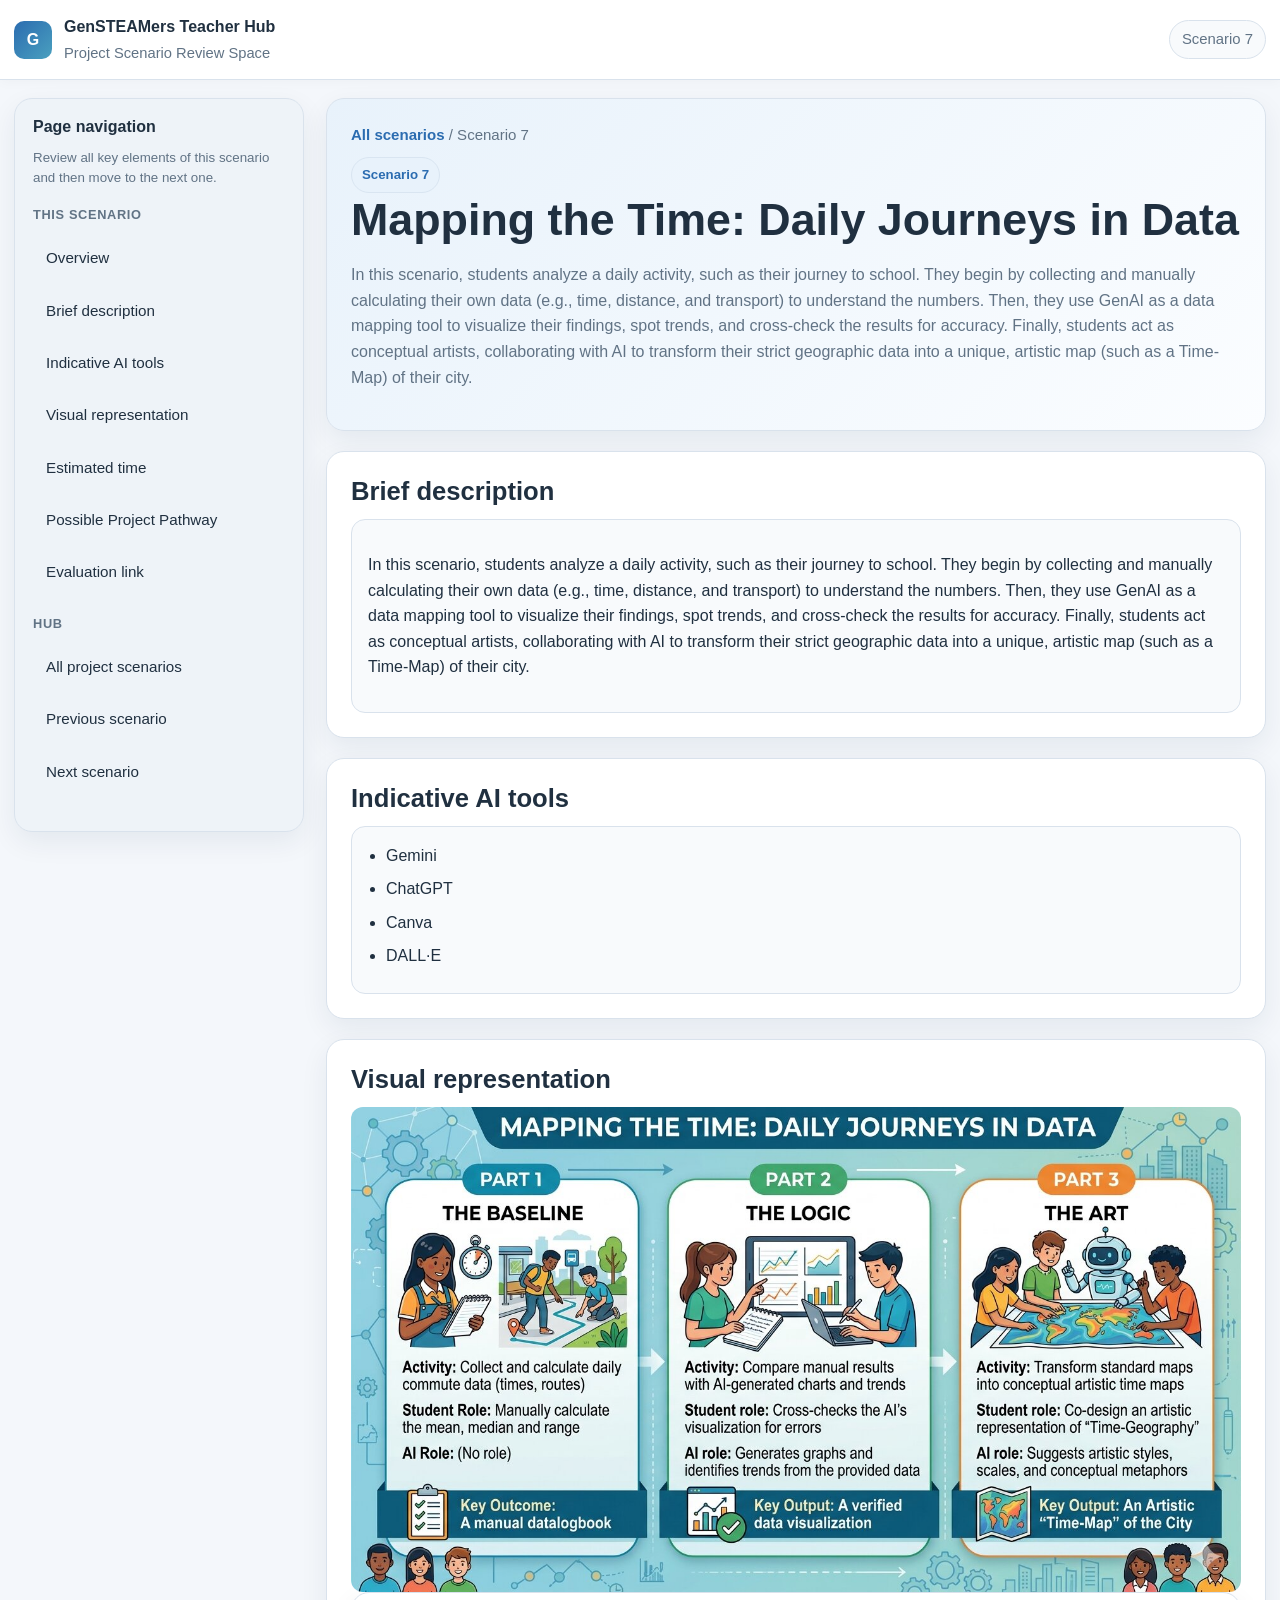
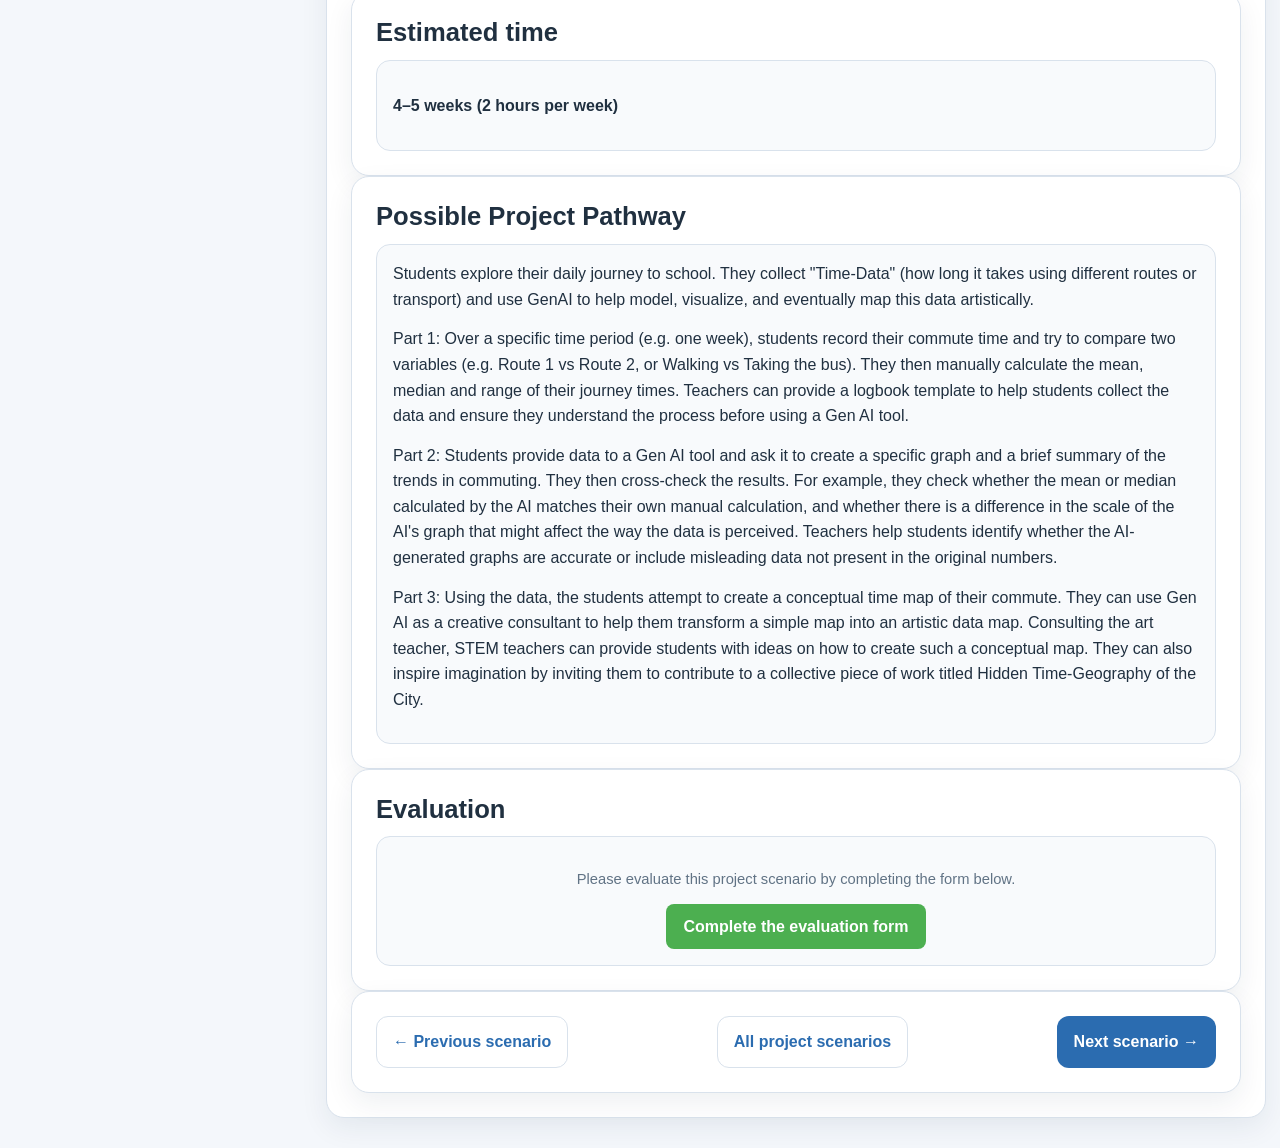
<file: project-7.html>
<!DOCTYPE html>
<html lang="en">
<head>
  <meta charset="UTF-8" />
  <meta name="viewport" content="width=device-width, initial-scale=1.0" />
  <title>Mapping the Time: Daily Journeys in Data | GenSTEAMers Teacher Hub</title>
  <link rel="stylesheet" href="styles.css" />
</head>
<body class="sky">
  <header class="topbar">
    <div class="topbar-inner">
      <div class="brand">
        <div class="brand-badge">G</div>
        <div>
          GenSTEAMers Teacher Hub<br>
          <span style="font-weight:400;color:var(--muted);font-size:0.92rem;">Project Scenario Review Space</span>
        </div>
      </div>
      <div class="topbar-meta">
        <span class="pill">Scenario 7</span>
        
      </div>
    </div>
  </header>

  <div class="layout">
    <aside class="sidebar">
      <div class="sidebar-group">
        <h3>Page navigation</h3>
        <small>Review all key elements of this scenario and then move to the next one.</small>
      </div>

      <div class="sidebar-group">
        <div class="sidebar-group-title">This scenario</div>
        <a href="#overview">Overview</a>
        <a href="#brief">Brief description</a>
        <a href="#tools">Indicative AI tools</a>
        <a href="#visual">Visual representation</a>
        <a href="#time">Estimated time</a>
        <a href="#full">Possible Project Pathway </a>
        <a href="#evaluation">Evaluation link</a>
      </div>

      <div class="sidebar-group">
        <div class="sidebar-group-title">Hub</div>
        <a href="index.html">All project scenarios</a>
        <a href="project-6.html">Previous scenario</a>
        <a href="project-8.html">Next scenario</a>
      </div>
    </aside>

    <main class="content">
      <section id="overview" class="panel hero">
        <div class="crumbs"><a href="index.html">All scenarios</a> / Scenario 7</div>
        <div class="tag-row">
         
          <span class="tag">Scenario 7</span>
        </div>
        <h1>Mapping the Time: Daily Journeys in Data</h1>
        <p class="lead">In this scenario, students analyze a daily activity, such as their journey to school. They begin by collecting and manually calculating their own data (e.g., time, distance, and transport) to understand the numbers. Then, they use GenAI as a data mapping tool to visualize their findings, spot trends, and cross-check the results for accuracy. Finally, students act as conceptual artists, collaborating with AI to transform their strict geographic data into a unique, artistic map (such as a Time-Map) of their city.</p>
      </section>

      <section id="brief" class="panel">
        <h2>Brief description</h2>
        <div class="info-box">
          <p>In this scenario, students analyze a daily activity, such as their journey to school. They begin by collecting and manually calculating their own data (e.g., time, distance, and transport) to understand the numbers. Then, they use GenAI as a data mapping tool to visualize their findings, spot trends, and cross-check the results for accuracy. Finally, students act as conceptual artists, collaborating with AI to transform their strict geographic data into a unique, artistic map (such as a Time-Map) of their city.</p>
        </div>
      </section>

      <section id="tools" class="panel">
        <h2>Indicative AI tools</h2>
        <div class="info-box">
          <ul class="list">
            <li>Gemini</li>
<li>ChatGPT</li>
<li>Canva</li>
<li>DALL·E</li>
          </ul>
        </div>
      </section>

      <section id="visual" class="panel">
        <h2>Visual representation</h2>
        
    <div class="image-container">
<a href="assets/images/project-7.jpg" target="_blank">
  <img src="assets/images/project-7.jpg" 
       alt="Project 7 visual" 
       style="max-width:1000px; width:100%; display:block; margin:0 auto; border-radius:12px;">
</a></div>

    
      <section id="time" class="panel">
        <h2>Estimated time</h2>
        <div class="info-box">
          <p><strong>4–5 weeks (2 hours per week)</strong></p>
        </div>
      </section>

      <section id="full" class="panel">
        <h2>Possible Project Pathway </h2>
        <div class="info-box full-description">
          <p>Students explore their daily journey to school. They collect &quot;Time-Data&quot; (how long it takes using different routes or transport) and use GenAI to help model, visualize, and eventually map this data artistically.</p>
<p>Part 1: Over a specific time period (e.g. one week), students record their commute time and try to compare two variables (e.g. Route 1 vs Route 2, or Walking vs Taking the bus). They then manually calculate the mean, median and range of their journey times. Teachers can provide a logbook template to help students collect the data and ensure they understand the process before using a Gen AI tool.</p>
<p>Part 2: Students provide data to a Gen AI tool and ask it to create a specific graph and a brief summary of the trends in commuting. They then cross-check the results. For example, they check whether the mean or median calculated by the AI matches their own manual calculation, and whether there is a difference in the scale of the AI&#x27;s graph that might affect the way the data is perceived. Teachers help students identify whether the AI-generated graphs are accurate or include misleading data not present in the original numbers.</p>
<p>Part 3: Using the data, the students attempt to create a conceptual time map of their commute. They can use Gen AI as a creative consultant to help them transform a simple map into an artistic data map. Consulting the art teacher, STEM teachers can provide students with ideas on how to create such a conceptual map. They can also inspire imagination by inviting them to contribute to a collective piece of work titled Hidden Time-Geography of the City.</p>
        </div>
      </section>

<section id="evaluation" class="panel">
  <h2>Evaluation</h2>

  <div class="eval-box">
    <div class="info-box" style="flex:1 1 320px; text-align:center;">

      <p class="note" style="margin-bottom:12px;">
        Please evaluate this project scenario by completing the form below.
      </p>

      <a href="https://forms.gle/C1TsGRrbj7BzV9QL9" target="_blank" class="evaluation-button"
         style="display:inline-block; padding:10px 18px; background:#4CAF50; color:#fff; text-decoration:none; border-radius:8px; font-weight:600;">
        Complete the evaluation form
      </a>

    </div>
  </div>
</section>

      <section class="panel">
        <div class="back-nav">
          <a class="btn btn-secondary" href="project-6.html">← Previous scenario</a>
          <a class="btn btn-secondary" href="index.html">All project scenarios</a>
          <a class="btn btn-primary" href="project-8.html">Next scenario →</a>
        </div>
      </section>
    </main>
  </div>
</body>
</html>
</file>
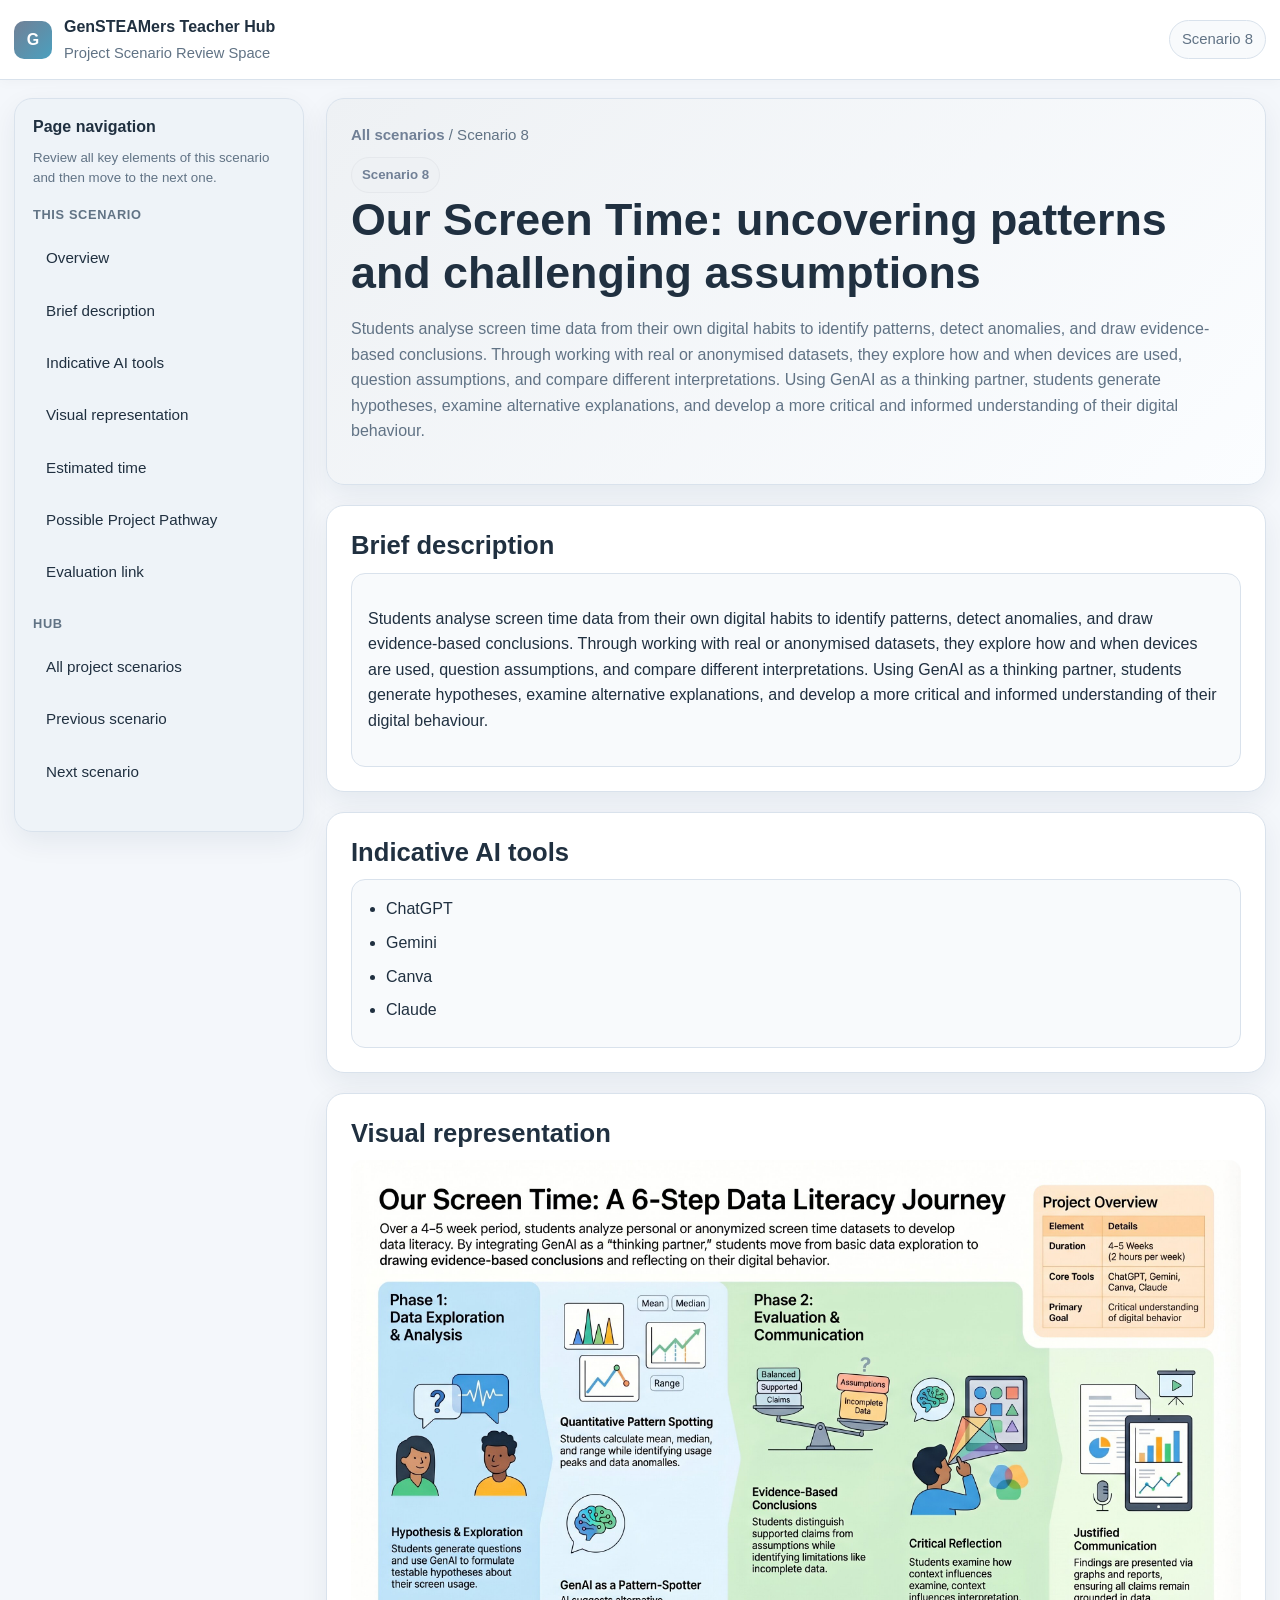
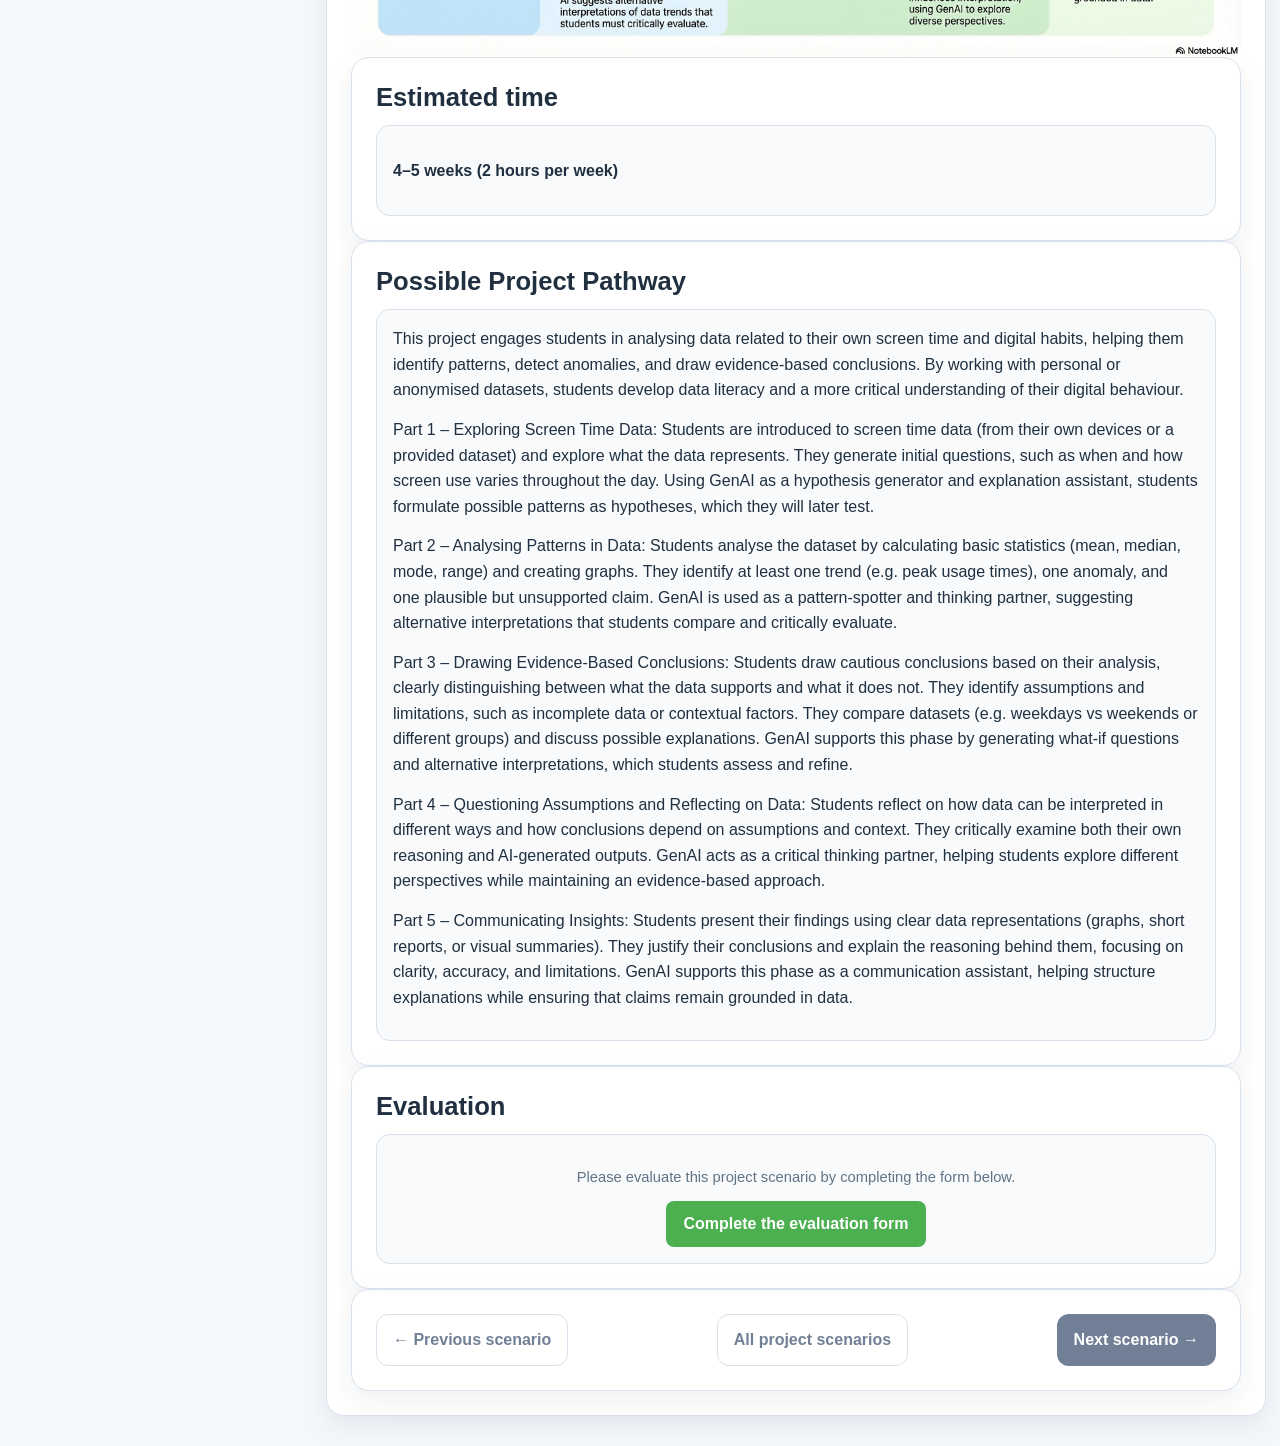
<file: project-8.html>
<!DOCTYPE html>
<html lang="en">
<head>
  <meta charset="UTF-8" />
  <meta name="viewport" content="width=device-width, initial-scale=1.0" />
  <title>Our Screen Time: uncovering patterns and challenging assumptions | GenSTEAMers Teacher Hub</title>
  <link rel="stylesheet" href="styles.css" />
</head>
<body class="olive">
  <header class="topbar">
    <div class="topbar-inner">
      <div class="brand">
        <div class="brand-badge">G</div>
        <div>
          GenSTEAMers Teacher Hub<br>
          <span style="font-weight:400;color:var(--muted);font-size:0.92rem;">Project Scenario Review Space</span>
        </div>
      </div>
      <div class="topbar-meta">
        <span class="pill">Scenario 8</span>
        
      </div>
    </div>
  </header>

  <div class="layout">
    <aside class="sidebar">
      <div class="sidebar-group">
        <h3>Page navigation</h3>
        <small>Review all key elements of this scenario and then move to the next one.</small>
      </div>

      <div class="sidebar-group">
        <div class="sidebar-group-title">This scenario</div>
        <a href="#overview">Overview</a>
        <a href="#brief">Brief description</a>
        <a href="#tools">Indicative AI tools</a>
        <a href="#visual">Visual representation</a>
        <a href="#time">Estimated time</a>
        <a href="#full">Possible Project Pathway </a>
        <a href="#evaluation">Evaluation link</a>
      </div>

      <div class="sidebar-group">
        <div class="sidebar-group-title">Hub</div>
        <a href="index.html">All project scenarios</a>
        <a href="project-7.html">Previous scenario</a>
        <a href="project-9.html">Next scenario</a>
      </div>
    </aside>

    <main class="content">
      <section id="overview" class="panel hero">
        <div class="crumbs"><a href="index.html">All scenarios</a> / Scenario 8</div>
        <div class="tag-row">
          <span class="tag">Scenario 8</span>
         
        </div>
        <h1>Our Screen Time: uncovering patterns and challenging assumptions</h1>
        <p class="lead">Students analyse screen time data from their own digital habits to identify patterns, detect anomalies, and draw evidence-based conclusions. Through working with real or anonymised datasets, they explore how and when devices are used, question assumptions, and compare different interpretations. Using GenAI as a thinking partner, students generate hypotheses, examine alternative explanations, and develop a more critical and informed understanding of their digital behaviour.</p>
      </section>

      <section id="brief" class="panel">
        <h2>Brief description</h2>
        <div class="info-box">
          <p>Students analyse screen time data from their own digital habits to identify patterns, detect anomalies, and draw evidence-based conclusions. Through working with real or anonymised datasets, they explore how and when devices are used, question assumptions, and compare different interpretations. Using GenAI as a thinking partner, students generate hypotheses, examine alternative explanations, and develop a more critical and informed understanding of their digital behaviour.</p>
        </div>
      </section>

      <section id="tools" class="panel">
        <h2>Indicative AI tools</h2>
        <div class="info-box">
          <ul class="list">
            <li>ChatGPT</li>
<li>Gemini</li>
<li>Canva</li>
<li>Claude</li>
          </ul>
        </div>
      </section>

      <section id="visual" class="panel">
        <h2>Visual representation</h2>
        
    <div class="image-container">
<a href="assets/images/project-8.jpg" target="_blank">
  <img src="assets/images/project-8.jpg" 
       alt="Project 8 visual" 
       style="max-width:1000px; width:100%; display:block; margin:0 auto; border-radius:12px;">
</a></div>


      <section id="time" class="panel">
        <h2>Estimated time</h2>
        <div class="info-box">
          <p><strong>4–5 weeks (2 hours per week)</strong></p>
        </div>
      </section>

      <section id="full" class="panel">
        <h2>Possible Project Pathway </h2>
        <div class="info-box full-description">
          <p>This project engages students in analysing data related to their own screen time and digital habits, helping them identify patterns, detect anomalies, and draw evidence-based conclusions. By working with personal or anonymised datasets, students develop data literacy and a more critical understanding of their digital behaviour.</p>
<p>Part 1 – Exploring Screen Time Data: Students are introduced to screen time data (from their own devices or a provided dataset) and explore what the data represents. They generate initial questions, such as when and how screen use varies throughout the day. Using GenAI as a hypothesis generator and explanation assistant, students formulate possible patterns as hypotheses, which they will later test.</p>
<p>Part 2 – Analysing Patterns in Data: Students analyse the dataset by calculating basic statistics (mean, median, mode, range) and creating graphs. They identify at least one trend (e.g. peak usage times), one anomaly, and one plausible but unsupported claim. GenAI is used as a pattern-spotter and thinking partner, suggesting alternative interpretations that students compare and critically evaluate.</p>
<p>Part 3 – Drawing Evidence-Based Conclusions: Students draw cautious conclusions based on their analysis, clearly distinguishing between what the data supports and what it does not. They identify assumptions and limitations, such as incomplete data or contextual factors. They compare datasets (e.g. weekdays vs weekends or different groups) and discuss possible explanations. GenAI supports this phase by generating what-if questions and alternative interpretations, which students assess and refine.</p>
<p>Part 4 – Questioning Assumptions and Reflecting on Data: Students reflect on how data can be interpreted in different ways and how conclusions depend on assumptions and context. They critically examine both their own reasoning and AI-generated outputs. GenAI acts as a critical thinking partner, helping students explore different perspectives while maintaining an evidence-based approach.</p>
<p>Part 5 – Communicating Insights: Students present their findings using clear data representations (graphs, short reports, or visual summaries). They justify their conclusions and explain the reasoning behind them, focusing on clarity, accuracy, and limitations. GenAI supports this phase as a communication assistant, helping structure explanations while ensuring that claims remain grounded in data.</p>
        </div>
      </section>

<section id="evaluation" class="panel">
  <h2>Evaluation</h2>

  <div class="eval-box">
    <div class="info-box" style="flex:1 1 320px; text-align:center;">

      <p class="note" style="margin-bottom:12px;">
        Please evaluate this project scenario by completing the form below.
      </p>

      <a href="https://forms.gle/miK2pc84PJKQrGGCA" target="_blank" class="evaluation-button"
         style="display:inline-block; padding:10px 18px; background:#4CAF50; color:#fff; text-decoration:none; border-radius:8px; font-weight:600;">
        Complete the evaluation form
      </a>

    </div>
  </div>
</section>

      <section class="panel">
        <div class="back-nav">
          <a class="btn btn-secondary" href="project-7.html">← Previous scenario</a>
          <a class="btn btn-secondary" href="index.html">All project scenarios</a>
          <a class="btn btn-primary" href="project-9.html">Next scenario →</a>
        </div>
      </section>
    </main>
  </div>
</body>
</html>
</file>
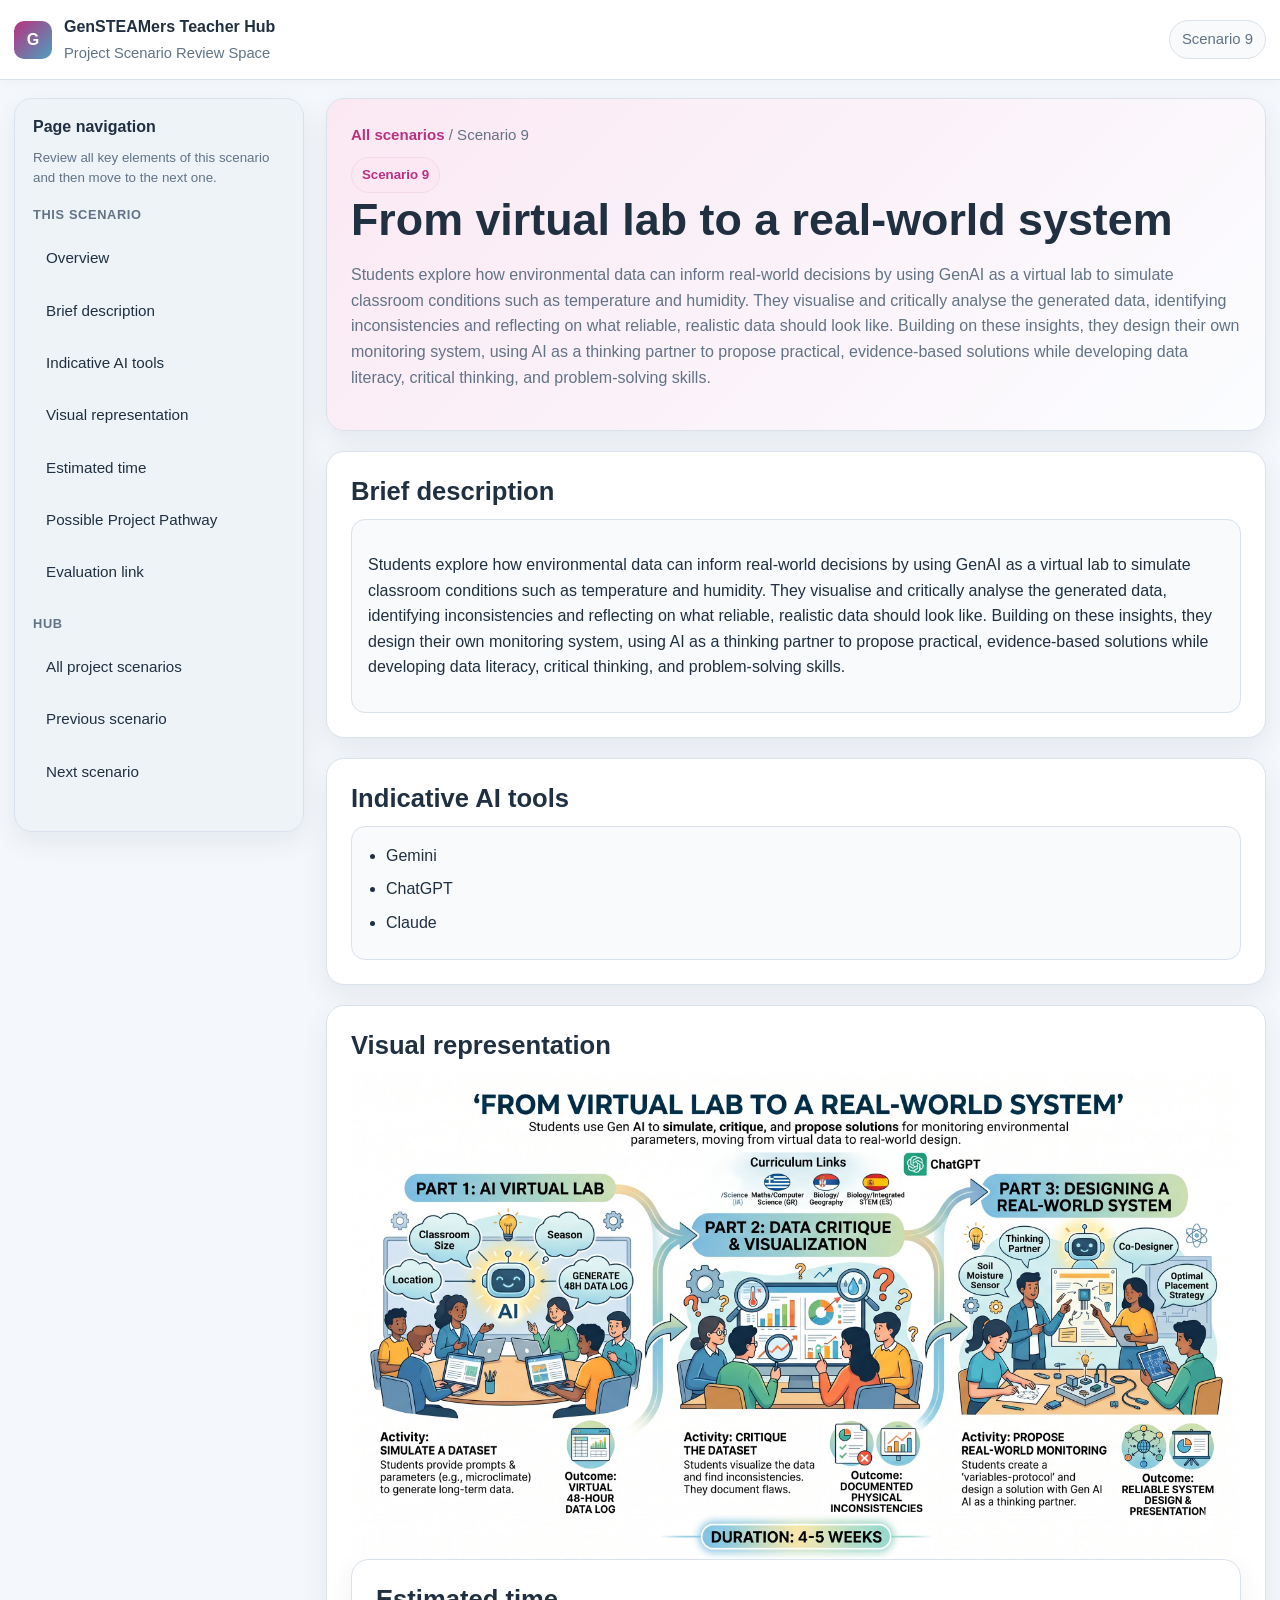
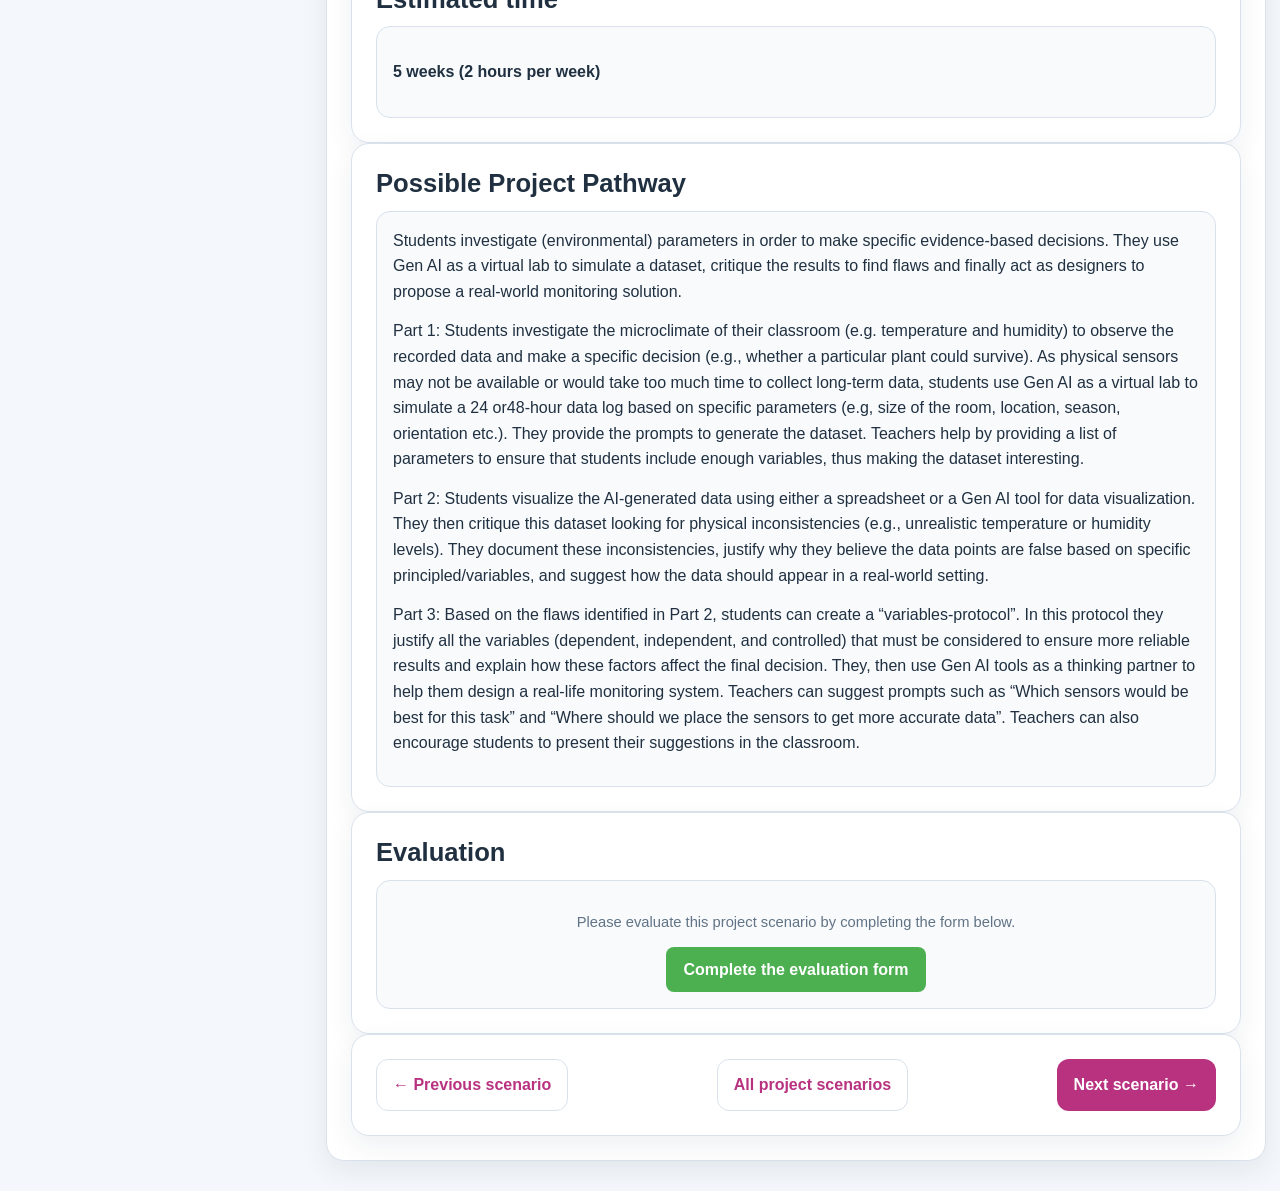
<file: project-9.html>
<!DOCTYPE html>
<html lang="en">
<head>
  <meta charset="UTF-8" />
  <meta name="viewport" content="width=device-width, initial-scale=1.0" />
  <title>From virtual lab to a real-world system | GenSTEAMers Teacher Hub</title>
  <link rel="stylesheet" href="styles.css" />
</head>
<body class="rose">
  <header class="topbar">
    <div class="topbar-inner">
      <div class="brand">
        <div class="brand-badge">G</div>
        <div>
          GenSTEAMers Teacher Hub<br>
          <span style="font-weight:400;color:var(--muted);font-size:0.92rem;">Project Scenario Review Space</span>
        </div>
      </div>
      <div class="topbar-meta">
        <span class="pill">Scenario 9</span>
        
      </div>
    </div>
  </header>

  <div class="layout">
    <aside class="sidebar">
      <div class="sidebar-group">
        <h3>Page navigation</h3>
        <small>Review all key elements of this scenario and then move to the next one.</small>
      </div>

      <div class="sidebar-group">
        <div class="sidebar-group-title">This scenario</div>
        <a href="#overview">Overview</a>
        <a href="#brief">Brief description</a>
        <a href="#tools">Indicative AI tools</a>
        <a href="#visual">Visual representation</a>
        <a href="#time">Estimated time</a>
        <a href="#full">Possible Project Pathway </a>
        <a href="#evaluation">Evaluation link</a>
      </div>

      <div class="sidebar-group">
        <div class="sidebar-group-title">Hub</div>
        <a href="index.html">All project scenarios</a>
        <a href="project-8.html">Previous scenario</a>
        <a href="project-10.html">Next scenario</a>
      </div>
    </aside>

    <main class="content">
      <section id="overview" class="panel hero">
        <div class="crumbs"><a href="index.html">All scenarios</a> / Scenario 9</div>
        <div class="tag-row">
          <span class="tag">Scenario 9</span>
        </div>
        <h1>From virtual lab to a real-world system</h1>
        <p class="lead">Students explore how environmental data can inform real-world decisions by using GenAI as a virtual lab to simulate classroom conditions such as temperature and humidity. They visualise and critically analyse the generated data, identifying inconsistencies and reflecting on what reliable, realistic data should look like. Building on these insights, they design their own monitoring system, using AI as a thinking partner to propose practical, evidence-based solutions while developing data literacy, critical thinking, and problem-solving skills.</p>
      </section>

      <section id="brief" class="panel">
        <h2>Brief description</h2>
        <div class="info-box">
          <p>Students explore how environmental data can inform real-world decisions by using GenAI as a virtual lab to simulate classroom conditions such as temperature and humidity. They visualise and critically analyse the generated data, identifying inconsistencies and reflecting on what reliable, realistic data should look like. Building on these insights, they design their own monitoring system, using AI as a thinking partner to propose practical, evidence-based solutions while developing data literacy, critical thinking, and problem-solving skills.</p>
        </div>
      </section>

      <section id="tools" class="panel">
        <h2>Indicative AI tools</h2>
        <div class="info-box">
          <ul class="list">
            <li>Gemini</li>
<li>ChatGPT</li>
<li>Claude</li>
          </ul>
        </div>
      </section>

      <section id="visual" class="panel">
        <h2>Visual representation</h2>
        
   <div class="image-container">
<a href="assets/images/project-9.jpg" target="_blank">
  <img src="assets/images/project-9.jpg" 
       alt="Project 9 visual" 
       style="max-width:1000px; width:100%; display:block; margin:0 auto; border-radius:12px;">
</a></div>


      <section id="time" class="panel">
        <h2>Estimated time</h2>
        <div class="info-box">
          <p><strong>5 weeks (2 hours per week)</strong></p>
        </div>
      </section>

      <section id="full" class="panel">
        <h2>Possible Project Pathway </h2>
        <div class="info-box full-description">
          <p> Students investigate (environmental) parameters in order to make specific evidence-based decisions. They use Gen AI as a virtual lab to simulate a dataset, critique the results to find flaws and finally act as designers to propose a real-world monitoring solution.
<p>Part 1: Students investigate the microclimate of their classroom (e.g. temperature and humidity) to observe the recorded data and make a specific decision (e.g., whether a particular plant could survive). As physical sensors may not be available or would take too much time to collect long-term data, students use Gen AI as a virtual lab to simulate a 24 or48-hour data log based on specific parameters (e.g, size of the room, location, season, orientation etc.). They provide the prompts to generate the dataset. Teachers help by providing a list of parameters to ensure that students include enough variables, thus making the dataset interesting.</p> 
<p>Part 2: Students visualize the AI-generated data using either a spreadsheet or a Gen AI tool for data visualization. They then critique this dataset looking for physical inconsistencies (e.g., unrealistic temperature or humidity levels). They document these inconsistencies, justify why they believe the data points are false based on specific principled/variables, and suggest how the data should appear in a real-world setting.</p>
<p>Part 3: Based on the flaws identified in Part 2, students can create a “variables-protocol”. In this protocol they justify all the variables (dependent, independent, and controlled) that must be considered to ensure more reliable results and explain how these factors affect the final decision. They, then use Gen AI tools as a thinking partner to help them design a real-life monitoring system. Teachers can suggest prompts such as “Which sensors would be best for this task” and “Where should we place the sensors to get more accurate data”. Teachers can also encourage students to present their suggestions in the classroom. </p>  

</p>
        </div>
      </section>

<section id="evaluation" class="panel">
  <h2>Evaluation</h2>

  <div class="eval-box">
    <div class="info-box" style="flex:1 1 320px; text-align:center;">

      <p class="note" style="margin-bottom:12px;">
        Please evaluate this project scenario by completing the form below.
      </p>

      <a href="https://forms.gle/rhKqf98LveQDaXcx6" target="_blank" class="evaluation-button"
         style="display:inline-block; padding:10px 18px; background:#4CAF50; color:#fff; text-decoration:none; border-radius:8px; font-weight:600;">
        Complete the evaluation form
      </a>

    </div>
  </div>
</section>

      <section class="panel">
        <div class="back-nav">
          <a class="btn btn-secondary" href="project-8.html">← Previous scenario</a>
          <a class="btn btn-secondary" href="index.html">All project scenarios</a>
          <a class="btn btn-primary" href="project-10.html">Next scenario →</a>
        </div>
      </section>
    </main>
  </div>
</body>
</html>
</file>
<file: styles.css>
:root {
  --bg: #f4f7fb;
  --surface: #ffffff;
  --surface-soft: #f8fafc;
  --text: #203040;
  --muted: #617385;
  --border: #d9e2ec;
  --shadow: 0 10px 28px rgba(20, 40, 70, 0.07);
  --radius: 18px;
  --max: 1320px;
  --accent: #167c80;
  --accent-soft: #e6f4f5;
  --sidebar-bg: #eef3f8;
}
* { box-sizing: border-box; }
html { scroll-behavior: smooth; }
body {
  margin: 0;
  font-family: Arial, Helvetica, sans-serif;
  color: var(--text);
  background: var(--bg);
  line-height: 1.6;
}
body.aqua { --accent:#178a9d; --accent-soft:#e3f5f8; }
body.gold { --accent:#b7791f; --accent-soft:#fbf3e2; }
body.green { --accent:#2f855a; --accent-soft:#e9f7ef; }
body.coral { --accent:#c05621; --accent-soft:#fdeee7; }
body.indigo { --accent:#4c51bf; --accent-soft:#eceefd; }
body.violet { --accent:#6b46c1; --accent-soft:#f1ebfd; }
body.sky { --accent:#2b6cb0; --accent-soft:#e8f2fb; }
body.olive { --accent:#718096; --accent-soft:#eef1f4; }
body.rose { --accent:#b83280; --accent-soft:#fbe8f3; }
body.purple { --accent:#805ad5; --accent-soft:#efe9fb; }

a { color: inherit; text-decoration: none; }

.topbar {
  position: sticky;
  top: 0;
  z-index: 100;
  background: var(--surface);
  border-bottom: 1px solid var(--border);
  box-shadow: 0 2px 12px rgba(0,0,0,0.03);
}
.topbar-inner {
  width: min(var(--max), calc(100% - 28px));
  margin: 0 auto;
  display: flex;
  align-items: center;
  justify-content: space-between;
  gap: 18px;
  padding: 14px 0;
}
.brand {
  display: flex;
  align-items: center;
  gap: 12px;
  font-weight: 700;
}
.brand-badge {
  width: 38px;
  height: 38px;
  border-radius: 10px;
  background: linear-gradient(135deg, var(--accent), #4aa0bf);
  color: white;
  display: inline-flex;
  align-items: center;
  justify-content: center;
  font-weight: 700;
}
.topbar-meta {
  display: flex;
  gap: 10px;
  align-items: center;
  flex-wrap: wrap;
  font-size: 0.93rem;
  color: var(--muted);
}
.pill {
  display: inline-flex;
  align-items: center;
  padding: 7px 12px;
  border: 1px solid var(--border);
  border-radius: 999px;
  background: var(--surface-soft);
}
.layout {
  width: min(var(--max), calc(100% - 28px));
  margin: 18px auto 30px;
  display: grid;
  grid-template-columns: 290px 1fr;
  gap: 22px;
  align-items: start;
}
.sidebar {
  position: sticky;
  top: 78px;
  background: var(--sidebar-bg);
  border: 1px solid var(--border);
  border-radius: var(--radius);
  padding: 18px;
  box-shadow: var(--shadow);
}
.sidebar h3 {
  margin: 0 0 12px;
  font-size: 1rem;
}
.sidebar-group { margin-bottom: 18px; }
.sidebar-group-title {
  margin-bottom: 10px;
  text-transform: uppercase;
  font-size: 0.8rem;
  letter-spacing: 0.05em;
  font-weight: 700;
  color: var(--muted);
}
.sidebar a {
  display: block;
  padding: 10px 12px;
  border-radius: 10px;
  font-size: 0.95rem;
  margin-bottom: 6px;
  border: 1px solid transparent;
}
.sidebar a:hover {
  background: white;
  border-color: var(--border);
}
.sidebar small {
  display: block;
  color: var(--muted);
  line-height: 1.45;
}
.content { display: grid; gap: 20px; }
.panel {
  background: var(--surface);
  border: 1px solid var(--border);
  border-radius: var(--radius);
  box-shadow: var(--shadow);
  padding: 24px;
}
.hero {
  background: linear-gradient(135deg, var(--accent-soft) 0%, #fbfdff 100%);
}
.eyebrow {
  display: inline-block;
  padding: 7px 12px;
  border-radius: 999px;
  background: white;
  border: 1px solid var(--border);
  color: var(--accent);
  font-size: 0.84rem;
  font-weight: 700;
  margin-bottom: 14px;
}
h1, h2, h3, h4 { margin: 0 0 12px; line-height: 1.2; }
h1 { font-size: clamp(2rem, 4vw, 2.8rem); max-width: 920px; }
h2 { font-size: clamp(1.4rem, 2vw, 2rem); }
h3 { font-size: 1.08rem; }
.lead, .muted { color: var(--muted); }
.actions {
  display: flex;
  gap: 12px;
  flex-wrap: wrap;
  margin-top: 22px;
}
.btn {
  display: inline-flex;
  align-items: center;
  justify-content: center;
  padding: 12px 16px;
  border-radius: 12px;
  font-weight: 700;
  border: 1px solid transparent;
  transition: 0.2s ease;
}
.btn-primary {
  background: var(--accent);
  color: white;
}
.btn-primary:hover { filter: brightness(0.95); }
.btn-secondary {
  background: white;
  color: var(--accent);
  border-color: var(--border);
}
.btn-secondary:hover { border-color: var(--accent); }
.overview-grid, .criteria-grid {
  display: grid;
  gap: 16px;
}
.overview-grid { grid-template-columns: repeat(4, 1fr); }
.criteria-grid { grid-template-columns: repeat(5, 1fr); }
.mini-card, .criteria-item, .info-box, .image-placeholder {
  background: var(--surface-soft);
  border: 1px solid var(--border);
  border-radius: 14px;
  padding: 16px;
}
.mini-card strong { display: block; margin-bottom: 6px; }
.criteria-item { text-align: center; font-weight: 700; color: var(--accent); }
.projects-grid {
  display: grid;
  grid-template-columns: repeat(2, 1fr);
  gap: 18px;
}
.project-card {
  background: var(--surface);
  border: 1px solid var(--border);
  border-radius: 18px;
  padding: 20px;
  display: flex;
  flex-direction: column;
  gap: 12px;
  box-shadow: var(--shadow);
}
.project-card p { margin: 0; color: var(--muted); }
.tag-row {
  display: flex;
  flex-wrap: wrap;
  gap: 8px;
}
.tag {
  display: inline-flex;
  padding: 6px 10px;
  border-radius: 999px;
  background: var(--accent-soft);
  border: 1px solid color-mix(in srgb, var(--accent) 18%, white);
  color: var(--accent);
  font-size: 0.83rem;
  font-weight: 700;
}
.project-meta {
  display: flex;
  gap: 10px;
  flex-wrap: wrap;
  font-size: 0.92rem;
  color: var(--muted);
}
.project-card .btn { margin-top: auto; width: fit-content; }
.hero-split {
  display: grid;
  grid-template-columns: 1.15fr 0.85fr;
  gap: 18px;
  align-items: start;
}
.project-banner {
  width: 100%;
  min-height: 280px;
  max-height: 360px;
  object-fit: cover;
  display: block;
  border-radius: 16px;
  border: 1px solid var(--border);
  box-shadow: var(--shadow);
  background: var(--surface-soft);
}
.image-placeholder {
  min-height: 280px;
  display: grid;
  place-items: center;
  text-align: center;
  color: var(--muted);
}
.two-col {
  display: grid;
  grid-template-columns: 1.15fr 0.85fr;
  gap: 18px;
}
.list {
  margin: 0;
  padding-left: 18px;
}
.list li { margin-bottom: 8px; }
.full-description p {
  margin: 0 0 14px;
}
.back-nav {
  display: flex;
  justify-content: space-between;
  gap: 12px;
  flex-wrap: wrap;
}
.crumbs {
  font-size: 0.94rem;
  color: var(--muted);
  margin-bottom: 10px;
}
.crumbs a { color: var(--accent); font-weight: 700; }
.status-pill {
  display: inline-flex;
  padding: 7px 12px;
  border-radius: 999px;
  background: white;
  border: 1px dashed var(--border);
  color: var(--muted);
  font-size: 0.9rem;
  font-weight: 700;
}
.note {
  font-size: 0.92rem;
  color: var(--muted);
}
.eval-box {
  display: flex;
  align-items: center;
  justify-content: space-between;
  gap: 16px;
  flex-wrap: wrap;
}
@media (max-width: 1180px) {
  .layout { grid-template-columns: 1fr; }
  .sidebar { position: static; }
  .overview-grid, .criteria-grid, .projects-grid, .hero-split, .two-col {
    grid-template-columns: 1fr 1fr;
  }
}
@media (max-width: 760px) {
  .overview-grid, .criteria-grid, .projects-grid, .hero-split, .two-col {
    grid-template-columns: 1fr;
  }
  .topbar-inner { flex-direction: column; align-items: flex-start; }
}

.evaluation-title {
  font-size: 15px;
  font-weight: 600;
  color: #2c3e50;
  background: #f0f7f4;
  padding: 8px 12px;
  border-left: 4px solid #4CAF50;
  border-radius: 6px;
  margin-bottom: 12px;
}


.image-container img {
  width: 100%;
  max-width: 600px;
  height: auto;
  display: block;
  margin: 0 auto;
  border-radius: 10px;
}
</file>
